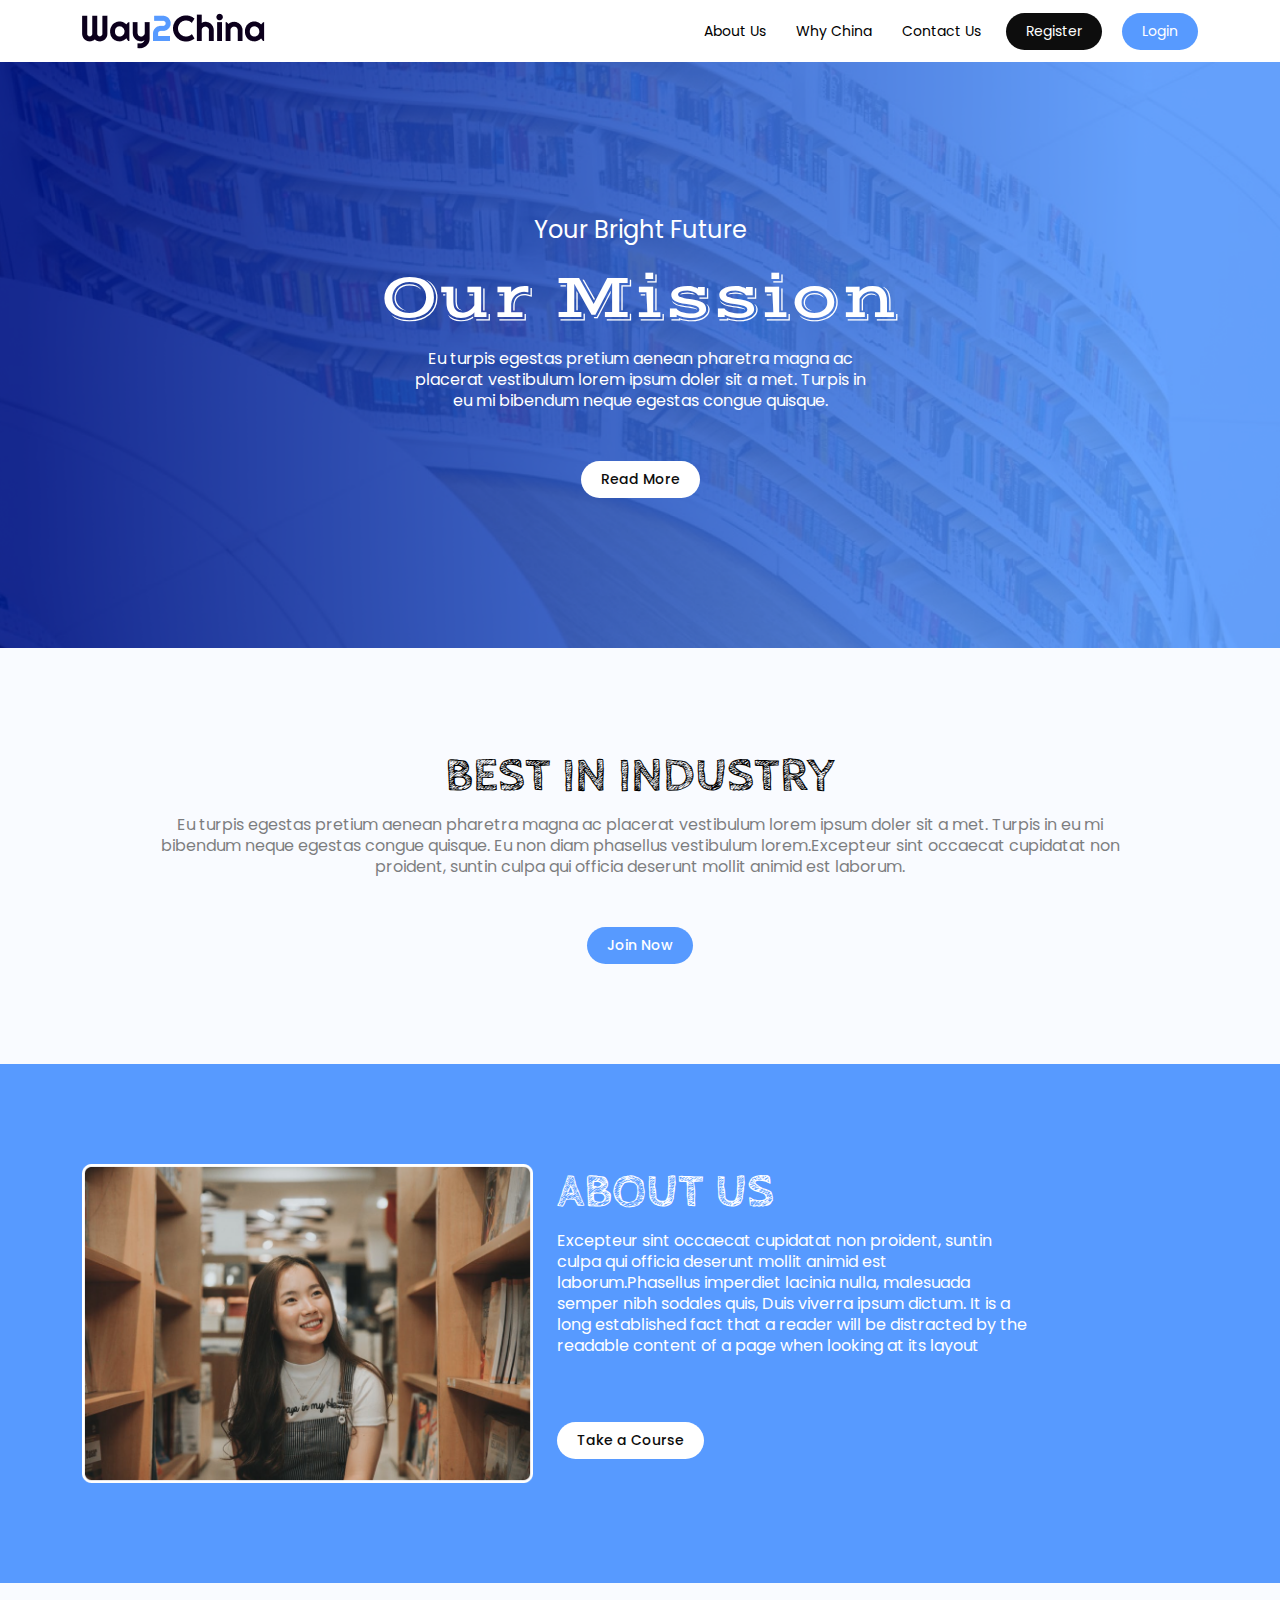
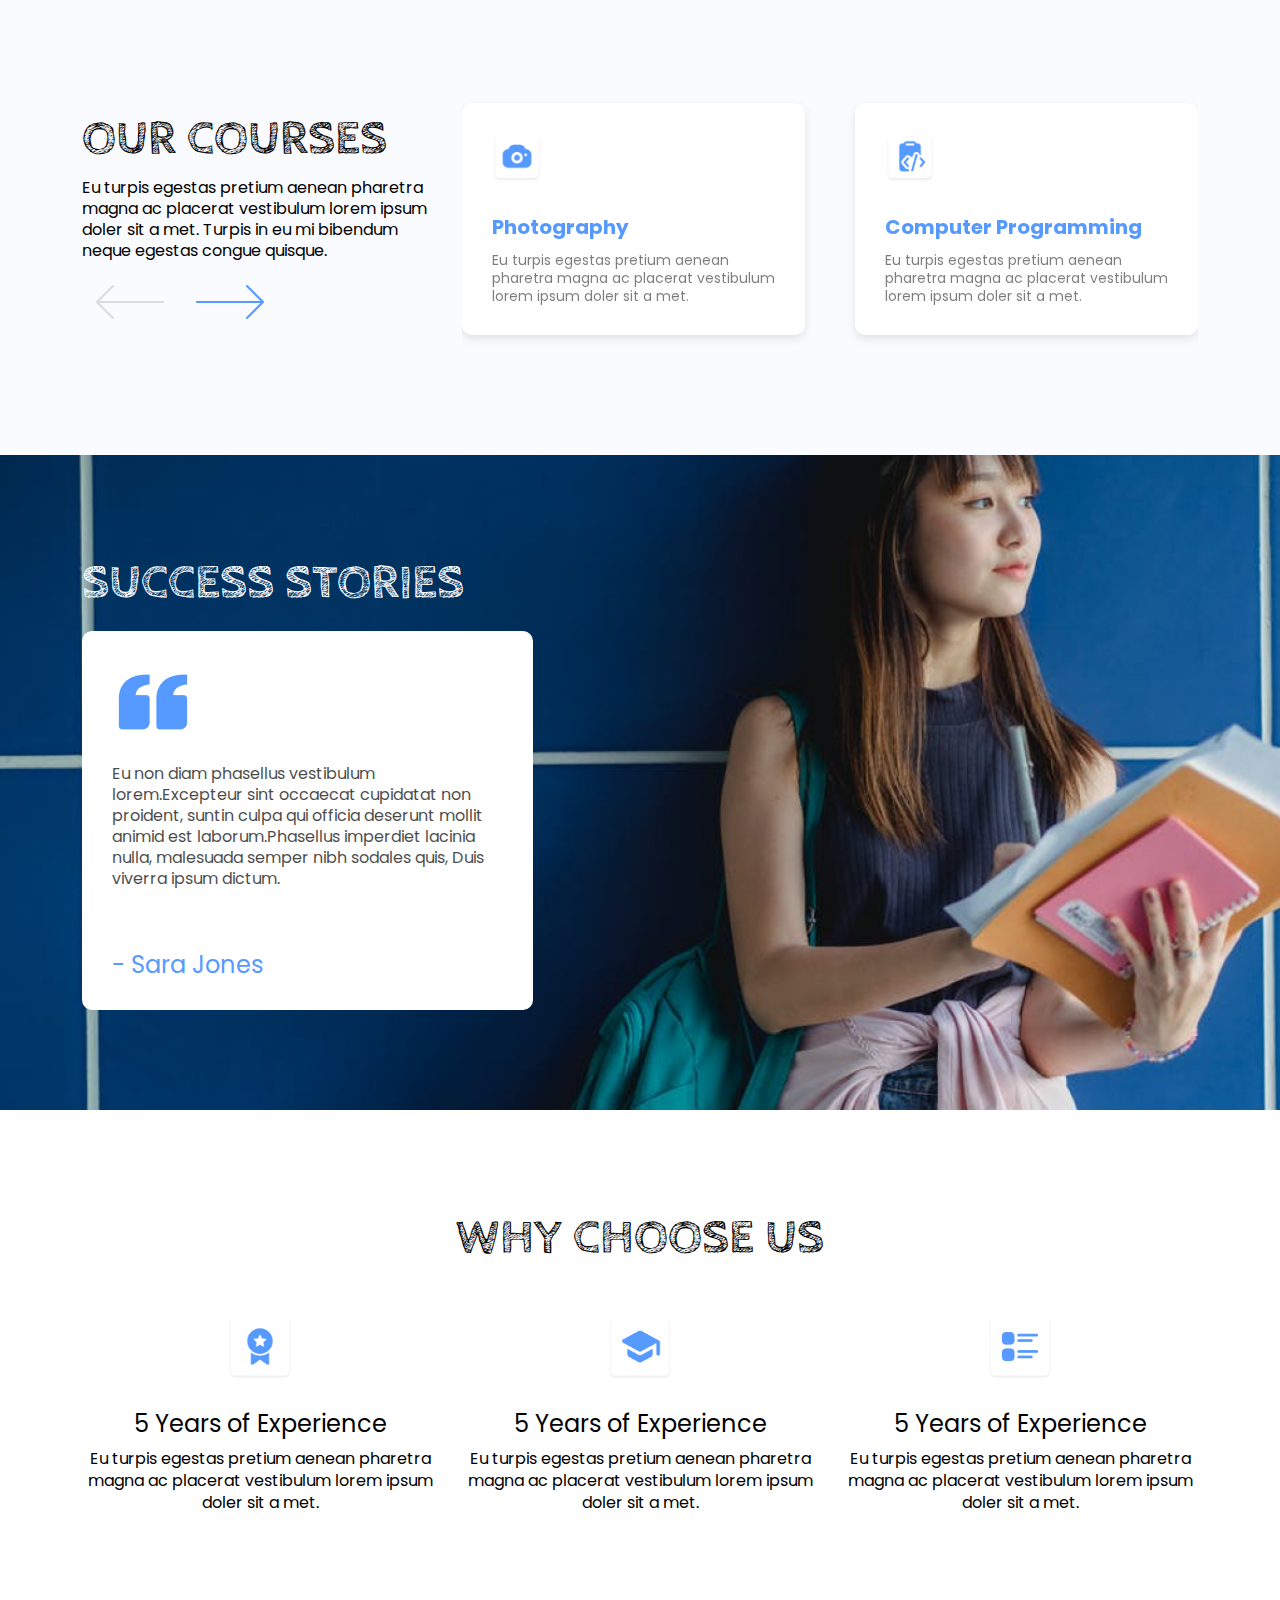
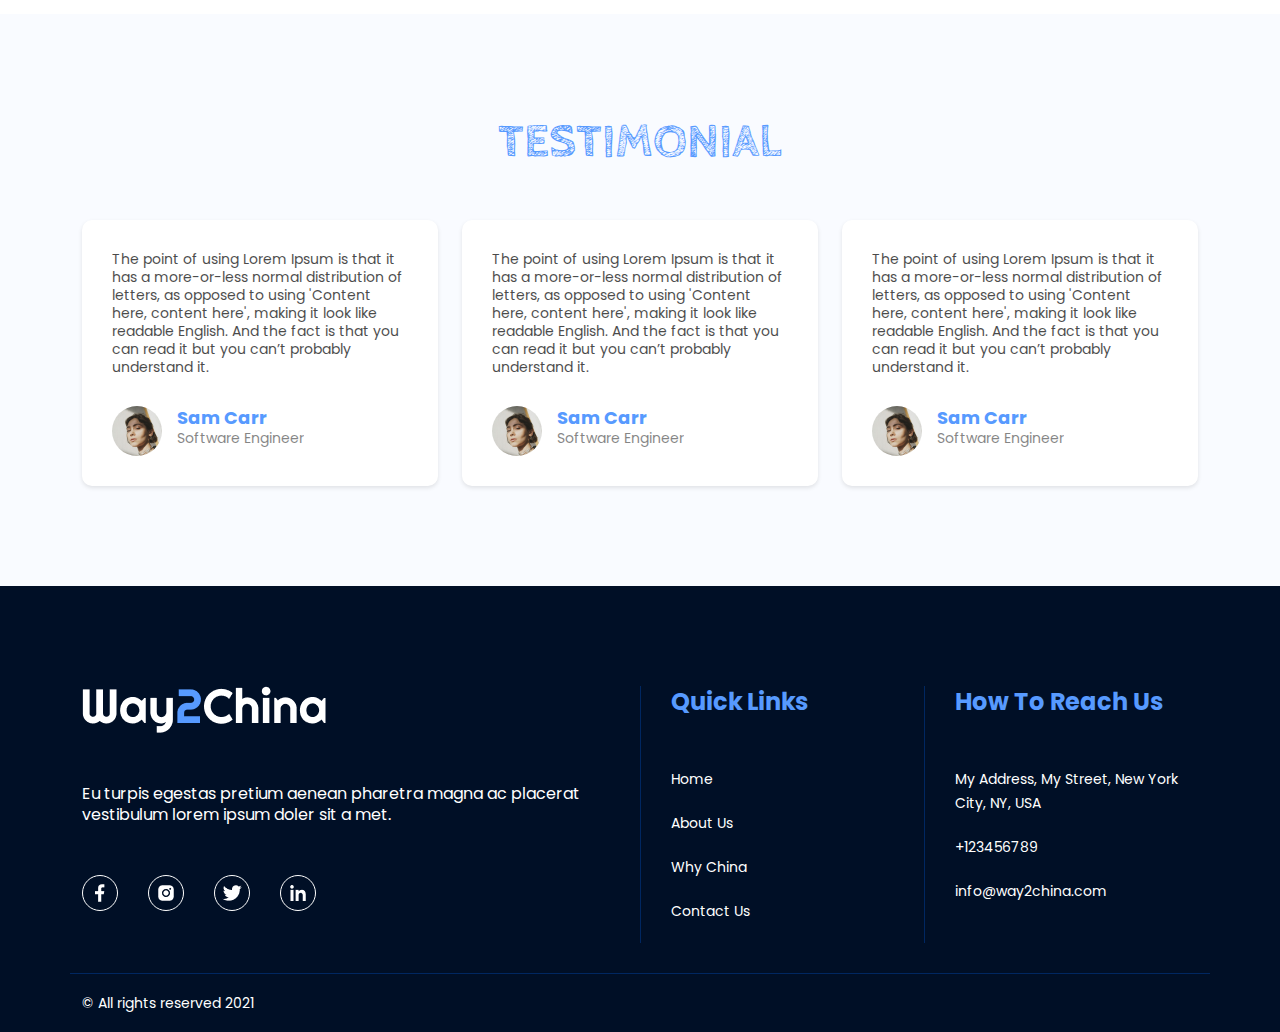
<file: index.html>
<!doctype html>
<html lang="en">

<head>
    <!-- Required meta tags -->
    <meta charset="utf-8">
    <meta name="viewport" content="width=device-width, initial-scale=1">

    <!-- Bootstrap CSS -->
    <link rel="stylesheet" href="/assets/bootstrap-5.3.0/css/bootstrap.min.css">

    <!-- Custom CSS -->
    <link rel="stylesheet" href="style.css">

    <!-- OWL CAROUSEL -->
    <link rel="stylesheet" href="assets/owlcarousel/owl.carousel.min.css" />
    <link rel="stylesheet" href="assets/owlcarousel/owl.theme.default.min.css" />

    <!-- FONT AWESOME -->
    <link rel="stylesheet" href="https://cdnjs.cloudflare.com/ajax/libs/font-awesome/4.7.0/css/font-awesome.min.css">
    <title>Way 2 China</title>
</head>

<body>
    <header class="way2china-header">
        <div class="container">
            <div class="row">
                <div class="col-12">
                    <nav class="navbar navbar-expand-lg navbar-light bg-transparent">
                        <div class="container-fluid p-0">
                          <a class="navbar-brand" href="/">
                            <img src="assets/images/Way2China-Logo.png" alt="Site Logo" class="img-fluid">
                          </a>
                          <button class="navbar-toggler" type="button" data-bs-toggle="collapse" data-bs-target="#way2china-header" aria-controls="way2china-header" aria-expanded="false" aria-label="Toggle navigation">
                            <span class="navbar-toggler-icon"></span>
                          </button>
                          <div class="collapse navbar-collapse" id="way2china-header">
                            <ul class="navbar-nav ms-auto mb-2 mb-lg-0">
                              <li class="nav-item">
                                <a class="nav-link" href="about.html">about us</a>
                              </li>
                              <li class="nav-item">
                                <a class="nav-link" href="why-china.html">why china</a>
                              </li>
                              <li class="nav-item">
                                <a class="nav-link" href="contact-us.html">contact us</a>
                              </li>
                              <li class="nav-item">
                                <a class="nav-link menu-btn register" href="registration.html">register</a>
                              </li>
                              <li class="nav-item">
                                <a class="nav-link menu-btn login" href="login.html">login</a>
                              </li>
                            </ul>
                          </div>
                        </div>
                      </nav>
                </div>
            </div>
        </div>
    </header>

    <main>
        <section class="way2china-hero-banner">
            <div class="container">
                <div class="row align-items-center">
                    <div class="col-12 text-center">
                        <div class="small">your bright future</div>
                        <h1>Our Mission</h1>
                        <p>
                            Eu turpis egestas pretium aenean pharetra magna ac placerat vestibulum lorem ipsum doler sit a met. Turpis in eu mi bibendum neque egestas congue quisque.
                        </p>
                        <a href="javascript:" class="hero-cta">read more</a>
                    </div>
                </div>
            </div>
        </section>

        <section class="way2china-best-in-industry">
            <div class="container">
                <div class="row">
                    <div class="col-12 text-center">
                        <h2>best in industry</h2>
                        <p>
                            Eu turpis egestas pretium aenean pharetra magna ac placerat vestibulum lorem ipsum doler sit a met. Turpis in eu mi bibendum neque egestas congue quisque. Eu non diam phasellus vestibulum lorem.Excepteur sint occaecat cupidatat non proident, suntin culpa qui officia deserunt mollit animid est laborum.
                        </p>
                        <a href="javascript:" class="cta">join now</a>
                    </div>
                </div>
            </div>
        </section>

        <section class="way2china-about-us">
            <div class="container">
                <div class="row">
                    <div class="col-12 col-md-5 text-center">
                        <img src="assets/images/about-us-image.png" alt="..." class="img-fluid">
                    </div>
                    <div class="col-12 col-md-7">
                        <h2>about us</h2>
                        <p>
                            Excepteur sint occaecat cupidatat non proident, suntin culpa qui officia deserunt mollit animid est laborum.Phasellus imperdiet lacinia nulla, malesuada semper nibh sodales quis, Duis viverra ipsum dictum. It is a long established fact that a reader will be distracted by the readable content of a page when looking at its layout
                        </p>
                        <a href="javascript:" class="cta-about">Take a Course</a>
                    </div>
                </div>
            </div>
        </section>

        <section class="way2china-our-courses">
            <div class="container">
                <div class="row align-items-center">
                    <div class="col-lg-4 col-md-6 col-12">
                        <h2>our courses</h2>
                        <p>
                            Eu turpis egestas pretium aenean pharetra magna ac placerat vestibulum lorem ipsum doler sit a met. Turpis in eu mi bibendum neque egestas congue quisque. 
                        </p>
                        <button class="btn" id="carouse-prev-button">
                            <img src="assets/images/prev-btn.png" alt="" class="img-fluid">
                        </button>
                        <button class="btn" id="carouse-next-button">
                            <img src="assets/images/next-btn.png" alt="" class="img-fluid">
                        </button>
                    </div>
                    <div class="col-lg-8 col-md-6 col-12">
                        <div class="owl-carousel course-slider owl-theme">
                            <div class="item">
                                <div class="course">
                                    <div class="icon">
                                        <img src="assets/images/course-icon-1.png" alt="..." class="img-fluid">
                                    </div>
                                    <div class="title">
                                        photography
                                    </div>
                                    <div class="description">
                                        Eu turpis egestas pretium aenean pharetra magna ac placerat vestibulum lorem ipsum doler sit a met.
                                    </div>
                                </div>
                            </div>
                            <div class="item">
                                <div class="course">
                                    <div class="icon">
                                        <img src="assets/images/course-icon-2.png" alt="..." class="img-fluid">
                                    </div>
                                    <div class="title">
                                        Computer Programming
                                    </div>
                                    <div class="description">
                                        Eu turpis egestas pretium aenean pharetra magna ac placerat vestibulum lorem ipsum doler sit a met.
                                    </div>
                                </div>
                            </div>
                            <div class="item">
                                <div class="course">
                                    <div class="icon">
                                        <img src="assets/images/course-icon-3.png" alt="..." class="img-fluid">
                                    </div>
                                    <div class="title">
                                        Graphic Designing
                                    </div>
                                    <div class="description">
                                        Eu turpis egestas pretium aenean pharetra magna ac placerat vestibulum lorem ipsum doler sit a met.
                                    </div>
                                </div>
                            </div>
                            <div class="item">
                                <div class="course">
                                    <div class="icon">
                                        <img src="assets/images/course-icon-4.png" alt="..." class="img-fluid">
                                    </div>
                                    <div class="title">
                                        Cooking
                                    </div>
                                    <div class="description">
                                        Eu turpis egestas pretium aenean pharetra magna ac placerat vestibulum lorem ipsum doler sit a met.
                                    </div>
                                </div>
                            </div>
                            <div class="item">
                                <div class="course">
                                    <div class="icon">
                                        <img src="assets/images/course-icon-5.png" alt="..." class="img-fluid">
                                    </div>
                                    <div class="title">
                                        Hotel Management
                                    </div>
                                    <div class="description">
                                        Eu turpis egestas pretium aenean pharetra magna ac placerat vestibulum lorem ipsum doler sit a met.
                                    </div>
                                </div>
                            </div>
                            <div class="item">
                                <div class="course">
                                    <div class="icon">
                                        <img src="assets/images/course-icon-6.png" alt="..." class="img-fluid">
                                    </div>
                                    <div class="title">
                                        Art Design
                                    </div>
                                    <div class="description">
                                        Eu turpis egestas pretium aenean pharetra magna ac placerat vestibulum lorem ipsum doler sit a met.
                                    </div>
                                </div>
                            </div>
                        </div>
                    </div>
                </div>
            </div>
        </section>

        <section class="way2china-success-stories">
            <div class="container">
                <div class="row">
                    <div class="col-lg-5 col-md-7 col-12">
                        <h2>success stories</h2>
                        <div class="story-box">
                            <div class="icon">
                                <img src="assets/images/quote-icon.png" alt="..." class="img-fluid">
                            </div>
                            <div class="description">
                                Eu non diam phasellus vestibulum lorem.Excepteur sint occaecat cupidatat non proident, suntin culpa qui officia deserunt mollit animid est laborum.Phasellus imperdiet lacinia nulla, malesuada semper nibh sodales quis, Duis viverra ipsum dictum.
                            </div>
                            <div class="author">- Sara Jones</div>
                        </div>
                    </div>
                </div>
            </div>
        </section>

        <section class="way2china-why-choose-us">
            <div class="container">
                <div class="row">
                    <div class="col-12 text-center">
                        <h2>why choose us</h2>
                    </div>
                    <div class="col-lg-4 col-md-6 col-12 mb-lg-0 mb-4">
                        <div class="choose-card">
                            <div class="icon">
                                <img src="assets/images/choose-icon-1.png" alt="Icon">
                            </div>
                            <div class="title">5 Years of Experience</div>
                            <div class="desp">
                                Eu turpis egestas pretium aenean pharetra magna ac placerat vestibulum lorem ipsum doler sit a met. 
                            </div>
                        </div>
                    </div>
                    <div class="col-lg-4 col-md-6 col-12 mb-lg-0 mb-4">
                        <div class="choose-card">
                            <div class="icon"><img src="assets/images/choose-icon-2.png" alt="Icon"></div>
                            <div class="title">5 Years of Experience</div>
                            <div class="desp">
                                Eu turpis egestas pretium aenean pharetra magna ac placerat vestibulum lorem ipsum doler sit a met. 
                            </div>
                        </div>
                    </div>
                    <div class="col-lg-4 col-12">
                        <div class="choose-card">
                            <div class="icon"><img src="assets/images/choose-icon-3.png" alt="Icon"></div>
                            <div class="title">5 Years of Experience</div>
                            <div class="desp">
                                Eu turpis egestas pretium aenean pharetra magna ac placerat vestibulum lorem ipsum doler sit a met. 
                            </div>
                        </div>
                    </div>
                </div>
            </div>
        </section>

        <section class="way2china-testimonial">
            <div class="container">
                <div class="row">
                    <div class="col-12 text-center">
                        <h2>testimonial</h2>
                    </div>
                    <div class="col-12 col-lg-4 col-md-6 mb-lg-0 mb-4">
                        <div class="testimonial-card">
                            <div class="comment">
                                The point of using Lorem Ipsum is that it has a more-or-less normal distribution of letters, as opposed to using 'Content here, content here', making it look like readable English. And the fact is that you can read it but you can’t probably understand it.
                            </div>
                            <div class="reviewer">
                                <div class="image">
                                    <img src="assets/images/bibi.jpg" alt="..." class="img-fluid">
                                </div>
                                <div class="detail">
                                    <div class="name">sam carr</div>
                                    <div class="tagline">software engineer</div>
                                </div>
                            </div>
                        </div>
                    </div>
                    <div class="col-12 col-lg-4 col-md-6 mb-lg-0 mb-4">
                        <div class="testimonial-card">
                            <div class="comment">
                                The point of using Lorem Ipsum is that it has a more-or-less normal distribution of letters, as opposed to using 'Content here, content here', making it look like readable English. And the fact is that you can read it but you can’t probably understand it.
                            </div>
                            <div class="reviewer">
                                <div class="image">
                                    <img src="assets/images/bibi.jpg" alt="..." class="img-fluid">
                                </div>
                                <div class="detail">
                                    <div class="name">sam carr</div>
                                    <div class="tagline">software engineer</div>
                                </div>
                            </div>
                        </div>
                    </div>
                    <div class="col-12 col-lg-4 col-md-6 mb-0">
                        <div class="testimonial-card">
                            <div class="comment">
                                The point of using Lorem Ipsum is that it has a more-or-less normal distribution of letters, as opposed to using 'Content here, content here', making it look like readable English. And the fact is that you can read it but you can’t probably understand it.
                            </div>
                            <div class="reviewer">
                                <div class="image">
                                    <img src="assets/images/bibi.jpg" alt="..." class="img-fluid">
                                </div>
                                <div class="detail">
                                    <div class="name">sam carr</div>
                                    <div class="tagline">software engineer</div>
                                </div>
                            </div>
                        </div>
                    </div>
                </div>
            </div>
        </section>

    </main>

    <footer class="way2china-footer">
        <div class="container">
            <div class="row">
                <div class="col-12 col-lg-6 mb-lg-0 mb-4">
                    <img src="assets/images/footer-logo.png" alt="Footer Logo">
                    <div class="slogan">
                        Eu turpis egestas pretium aenean pharetra magna ac placerat vestibulum lorem ipsum doler sit a met.
                    </div>
                    <ul class="footer-socials">
                        <li>
                            <a href="#"><img src="assets/images/la_facebook-f.png" alt=""></a>
                        </li>
                        <li>
                            <a href="#"><img src="assets/images/ant-design_instagram-filled.png" alt=""></a>
                        </li>
                        <li>
                            <a href="#"><img src="assets/images/Group.png" alt=""></a>
                        </li>
                        <li>
                            <a href="#"><img src="assets/images/dashicons_linkedin.png" alt=""></a>
                        </li>
                    </ul>
                </div>
                <div class="col-lg-3 col-md-6 col-12 mb-lg-0 mb-4 border-left-right p-30">
                    <div class="footer-heading">quick links</div>
                    <ul class="footer-menu">
                        <li>
                            <a href="/">home</a>
                        </li>
                        <li>
                            <a href="about.html">about us</a>
                        </li>
                        <li>
                            <a href="why-china.html">why china</a>
                        </li>
                        <li>
                            <a href="contact-us.html">contact us</a>
                        </li>
                    </ul>
                </div>
                <div class="col-lg-3 col-md-6 col-12 p-30">
                    <div class="footer-heading">How to reach us</div>
                    <ul class="footer-menu">
                        <li><span>My Address, My Street, New York City, NY, USA</span></li>
                        <li>
                            <a href="tel:+123 456 789"><span>+123456789</span></a>
                        </li>
                        <li>
                            <a href="mailto:info@way2china.com"><span style="text-transform: lowercase;">info@way2china.com</span></a>
                        </li>
                    </ul>
                </div>
            </div>
            <div class="row">
                <div class="col-12">
                    <div class="copy">
                        © All rights reserved 2021
                    </div>
                </div>
            </div>
        </div>
    </footer>
    
    <script src="/assets/bootstrap-5.3.0/js/bootstrap.bundle.min.js"></script>

    <!-- OWL CAROUSEL SCRIPTS -->
    <script src="https://ajax.googleapis.com/ajax/libs/jquery/3.2.1/jquery.min.js"></script>
    <script src="assets/owlcarousel/owl.carousel.min.js"></script>
    <script src="assets/js/owl.js"></script>

</body>

</html>
</file>
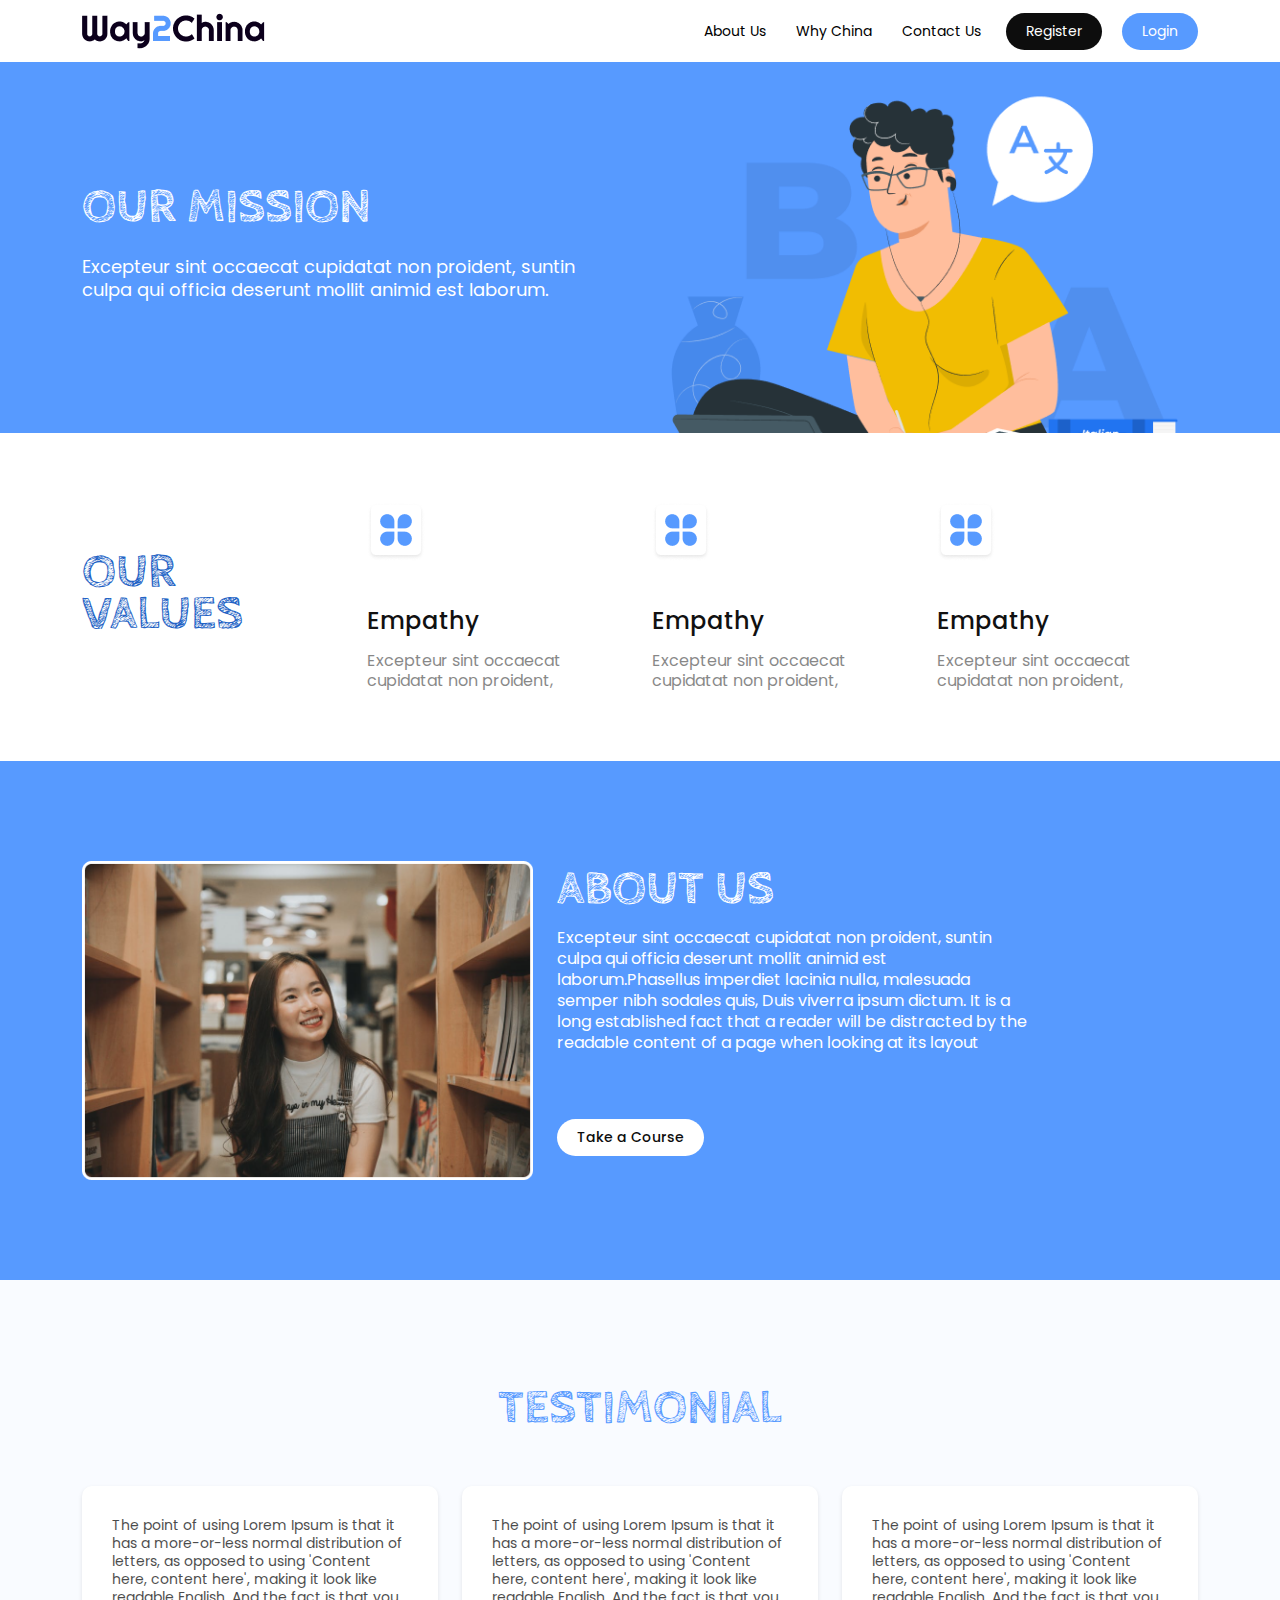
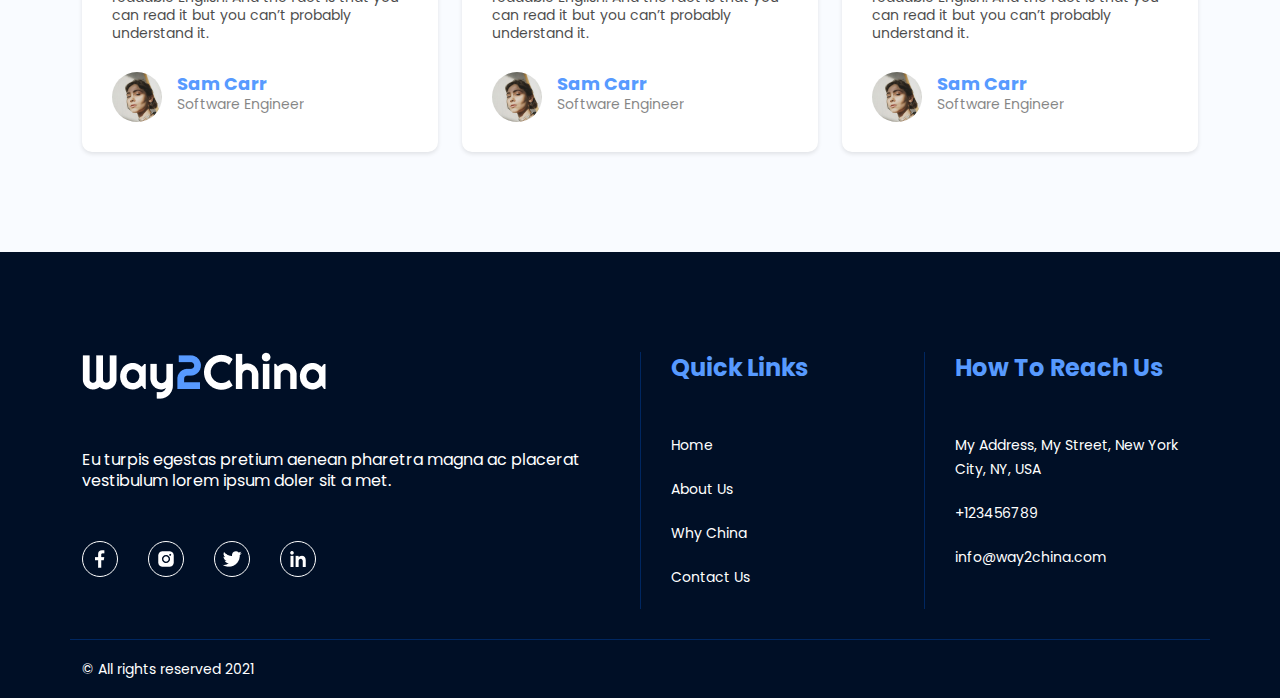
<file: about.html>
<!doctype html>
<html lang="en">

<head>
    <!-- Required meta tags -->
    <meta charset="utf-8">
    <meta name="viewport" content="width=device-width, initial-scale=1">

    <!-- Bootstrap CSS -->
    <link rel="stylesheet" href="/assets/bootstrap-5.3.0/css/bootstrap.min.css">

    <!-- Custom CSS -->
    <link rel="stylesheet" href="style.css">

    <title>Way 2 China - About Us</title>
</head>

<body>
    <header class="way2china-header">
        <div class="container">
            <div class="row">
                <div class="col-12">
                    <nav class="navbar navbar-expand-lg navbar-light bg-transparent">
                        <div class="container-fluid p-0">
                          <a class="navbar-brand" href="/">
                            <img src="assets/images/Way2China-Logo.png" alt="Site Logo" class="img-fluid">
                          </a>
                          <button class="navbar-toggler" type="button" data-bs-toggle="collapse" data-bs-target="#way2china-header" aria-controls="way2china-header" aria-expanded="false" aria-label="Toggle navigation">
                            <span class="navbar-toggler-icon"></span>
                          </button>
                          <div class="collapse navbar-collapse" id="way2china-header">
                            <ul class="navbar-nav ms-auto mb-2 mb-lg-0">
                              <li class="nav-item">
                                <a class="nav-link" href="about.html">about us</a>
                              </li>
                              <li class="nav-item">
                                <a class="nav-link" href="why-china.html">why china</a>
                              </li>
                              <li class="nav-item">
                                <a class="nav-link" href="contact-us.html">contact us</a>
                              </li>
                              <li class="nav-item">
                                <a class="nav-link menu-btn register" href="registration.html">register</a>
                              </li>
                              <li class="nav-item">
                                <a class="nav-link menu-btn login" href="login.html">login</a>
                              </li>
                            </ul>
                          </div>
                        </div>
                      </nav>
                </div>
            </div>
        </div>
    </header>

    <main>

        <section class="hero-banner-section">
            <div class="container">
                <div class="row align-items-center">
                    <div class="col-md-6 col-12">
                        <h1>our mission</h1>
                        <p>
                            Excepteur sint occaecat cupidatat non proident, suntin culpa qui officia deserunt mollit animid est laborum.
                        </p>
                    </div>
                    <div class="col-md-6 col-12">
                        <img src="assets/images/about-banner-illustration.png" alt="..." class="img-fluid">
                    </div>
                </div>
            </div>
        </section>

        <section class="way2china-values">
            <div class="container">
                <div class="row align-items-center">
                    <div class="col-12 col-lg-3 mb-lg-0 mb-4">
                        <h2>our values</h2>
                    </div>
                    <div class="col-12 col-lg-3 col-md-4">
                       <div class="value-card">
                        <div class="icon">
                            <img src="assets/images/total-applications.png" alt="..." class="img-fluid">
                        </div>
                        <div class="title">empathy</div>
                        <div class="desp">
                            Excepteur sint occaecat cupidatat non proident, 
                        </div>
                       </div>
                    </div>
                    <div class="col-12 col-lg-3 col-md-4">
                       <div class="value-card">
                        <div class="icon">
                            <img src="assets/images/total-applications.png" alt="..." class="img-fluid">
                        </div>
                        <div class="title">empathy</div>
                        <div class="desp">
                            Excepteur sint occaecat cupidatat non proident, 
                        </div>
                       </div>
                    </div>
                    <div class="col-12 col-lg-3 col-md-4">
                       <div class="value-card">
                        <div class="icon">
                            <img src="assets/images/total-applications.png" alt="..." class="img-fluid">
                        </div>
                        <div class="title">empathy</div>
                        <div class="desp">
                            Excepteur sint occaecat cupidatat non proident, 
                        </div>
                       </div>
                    </div>
                </div>
            </div>
        </section>

        <section class="way2china-about-us">
            <div class="container">
                <div class="row">
                    <div class="col-12 col-md-5 text-center">
                        <img src="assets/images/about-us-image.png" alt="..." class="img-fluid">
                    </div>
                    <div class="col-12 col-md-7">
                        <h2>about us</h2>
                        <p>
                            Excepteur sint occaecat cupidatat non proident, suntin culpa qui officia deserunt mollit animid est laborum.Phasellus imperdiet lacinia nulla, malesuada semper nibh sodales quis, Duis viverra ipsum dictum. It is a long established fact that a reader will be distracted by the readable content of a page when looking at its layout
                        </p>
                        <a href="javascript:" class="cta-about">Take a Course</a>
                    </div>
                </div>
            </div>
        </section>

        <section class="way2china-testimonial">
            <div class="container">
                <div class="row">
                    <div class="col-12 text-center">
                        <h2>testimonial</h2>
                    </div>
                    <div class="col-12 col-lg-4 col-md-6 mb-lg-0 mb-4">
                        <div class="testimonial-card">
                            <div class="comment">
                                The point of using Lorem Ipsum is that it has a more-or-less normal distribution of letters, as opposed to using 'Content here, content here', making it look like readable English. And the fact is that you can read it but you can’t probably understand it.
                            </div>
                            <div class="reviewer">
                                <div class="image">
                                    <img src="assets/images/bibi.jpg" alt="..." class="img-fluid">
                                </div>
                                <div class="detail">
                                    <div class="name">sam carr</div>
                                    <div class="tagline">software engineer</div>
                                </div>
                            </div>
                        </div>
                    </div>
                    <div class="col-12 col-lg-4 col-md-6 mb-lg-0 mb-4">
                        <div class="testimonial-card">
                            <div class="comment">
                                The point of using Lorem Ipsum is that it has a more-or-less normal distribution of letters, as opposed to using 'Content here, content here', making it look like readable English. And the fact is that you can read it but you can’t probably understand it.
                            </div>
                            <div class="reviewer">
                                <div class="image">
                                    <img src="assets/images/bibi.jpg" alt="..." class="img-fluid">
                                </div>
                                <div class="detail">
                                    <div class="name">sam carr</div>
                                    <div class="tagline">software engineer</div>
                                </div>
                            </div>
                        </div>
                    </div>
                    <div class="col-12 col-lg-4 col-md-6 mb-0">
                        <div class="testimonial-card">
                            <div class="comment">
                                The point of using Lorem Ipsum is that it has a more-or-less normal distribution of letters, as opposed to using 'Content here, content here', making it look like readable English. And the fact is that you can read it but you can’t probably understand it.
                            </div>
                            <div class="reviewer">
                                <div class="image">
                                    <img src="assets/images/bibi.jpg" alt="..." class="img-fluid">
                                </div>
                                <div class="detail">
                                    <div class="name">sam carr</div>
                                    <div class="tagline">software engineer</div>
                                </div>
                            </div>
                        </div>
                    </div>
                </div>
            </div>
        </section>

    </main>

    <footer class="way2china-footer">
        <div class="container">
            <div class="row">
                <div class="col-12 col-lg-6 mb-lg-0 mb-4">
                    <img src="assets/images/footer-logo.png" alt="Footer Logo">
                    <div class="slogan">
                        Eu turpis egestas pretium aenean pharetra magna ac placerat vestibulum lorem ipsum doler sit a met.
                    </div>
                    <ul class="footer-socials">
                        <li>
                            <a href="#"><img src="assets/images/la_facebook-f.png" alt=""></a>
                        </li>
                        <li>
                            <a href="#"><img src="assets/images/ant-design_instagram-filled.png" alt=""></a>
                        </li>
                        <li>
                            <a href="#"><img src="assets/images/Group.png" alt=""></a>
                        </li>
                        <li>
                            <a href="#"><img src="assets/images/dashicons_linkedin.png" alt=""></a>
                        </li>
                    </ul>
                </div>
                <div class="col-lg-3 col-md-6 col-12 mb-lg-0 mb-4 border-left-right p-30">
                    <div class="footer-heading">quick links</div>
                    <ul class="footer-menu">
                        <li>
                            <a href="/">home</a>
                        </li>
                        <li>
                            <a href="about.html">about us</a>
                        </li>
                        <li>
                            <a href="why-china.html">why china</a>
                        </li>
                        <li>
                            <a href="contact-us.html">contact us</a>
                        </li>
                    </ul>
                </div>
                <div class="col-lg-3 col-md-6 col-12 p-30">
                    <div class="footer-heading">How to reach us</div>
                    <ul class="footer-menu">
                        <li><span>My Address, My Street, New York City, NY, USA</span></li>
                        <li>
                            <a href="tel:+123 456 789"><span>+123456789</span></a>
                        </li>
                        <li>
                            <a href="mailto:info@way2china.com"><span style="text-transform: lowercase;">info@way2china.com</span></a>
                        </li>
                    </ul>
                </div>
            </div>
            <div class="row">
                <div class="col-12">
                    <div class="copy">
                        © All rights reserved 2021
                    </div>
                </div>
            </div>
        </div>
    </footer>
    
    <script src="/assets/bootstrap-5.3.0/js/bootstrap.bundle.min.js"></script>

</body>

</html>
</file>
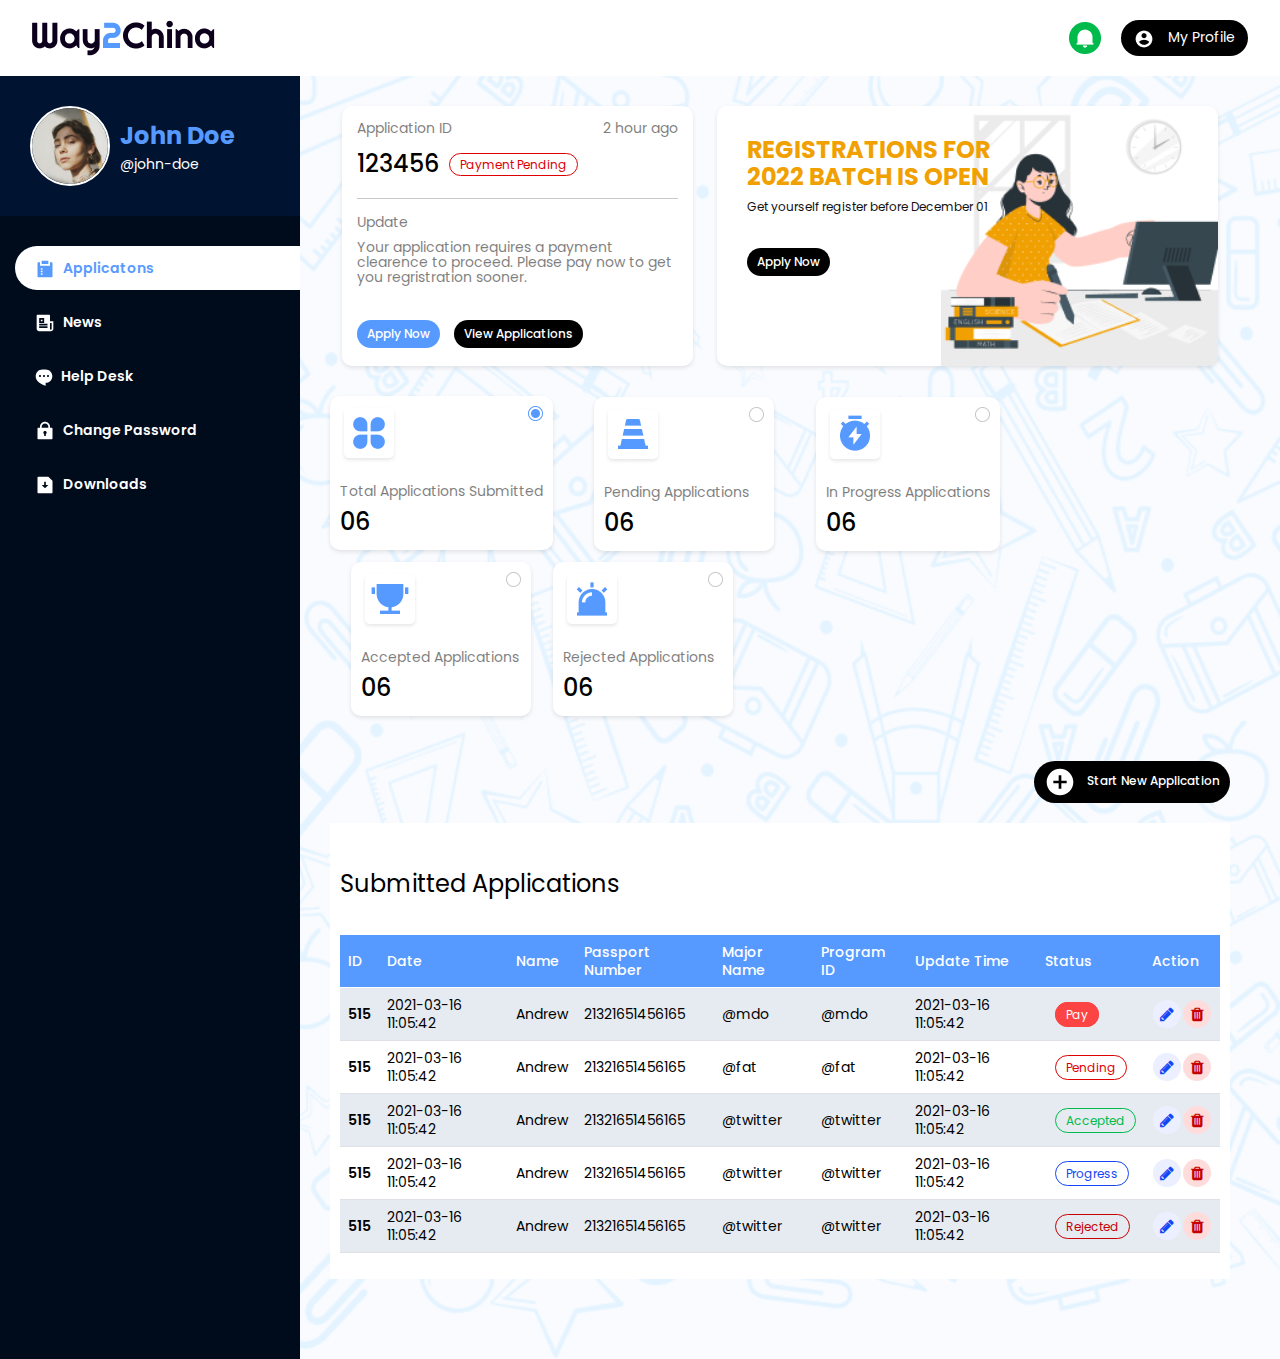
<file: application.html>
<!doctype html>
<html lang="en">

<head>
    <!-- Required meta tags -->
    <meta charset="utf-8">
    <meta name="viewport" content="width=device-width, initial-scale=1">

    <!-- Bootstrap CSS -->
    <link rel="stylesheet" href="/assets/bootstrap-5.3.0/css/bootstrap.min.css">

    <!-- Custom CSS -->
    <link rel="stylesheet" href="style.css">

    <!-- FONT AWESOME -->
    <link rel="stylesheet" href="https://cdnjs.cloudflare.com/ajax/libs/font-awesome/4.7.0/css/font-awesome.min.css">

    <title>Dashboard</title>
</head>

<body class="dashboard-wrapper">
    <header class="way2china-dashboard-header">
        <div class="container-fluid">
            <div class="row">
                <div class="col-6 d-flex align-items-center">
                    <a href="/">
                        <img src="assets/images/Way2China-Logo.png" alt="Site Logo" class="img-fluid">
                    </a>
                </div>
                <div class="col-6 d-flex align-items-center justify-content-end text-end">
                    <a href="#" class="notification-icon">
                        <img src="assets/images/notification-icon.png" alt="Bell" class="img-fluid">
                    </a>
                    <div class="dropdown my-profile-dropdown">
                        <button class="btn dropdown-toggle" type="button" id="dropdownMenuMyProfile"
                            data-bs-toggle="dropdown" aria-expanded="false">
                            <img src="assets/images/view-profile-icon-whie.png" alt="Profile Icon">
                            <span class="dropdown-title">My Profile</span>
                        </button>
                        <ul class="dropdown-menu dropdown-menu-end" aria-labelledby="dropdownMenuMyProfile">
                            <div class="user-profile-detail">
                                <div class="user-image">
                                    <img src="assets/images/bibi.jpg" alt="Image" class="img-fluid">
                                </div>
                                <div class="user-detail">
                                    <div class="fullname">john doe</div>
                                    <div class="username">@john-doe</div>
                                </div>
                            </div>
                            <li>
                                <a class="dropdown-item" href="my-profile.html">
                                    <img src="assets/images/view-profile-icon.png" alt="Profile Icon">
                                    view profile
                                </a>
                            </li>
                            <li>
                                <a class="dropdown-item" href="change-password.html">
                                    <img src="assets/images/change-password-icon.png" alt="Lock Icon">
                                    change password
                                </a>
                            </li>
                            <li>
                                <a class="dropdown-item logout" href="#">
                                    <img src="assets/images/logout-icon.png" alt="Logout Icon">
                                    logout
                                </a>
                            </li>
                        </ul>
                    </div>
                </div>
            </div>
        </div>
    </header>
    <main>
        <section>
            <div class="container-fluid">
                <div class="row">
                    <label for="sidebar-hide-show" class="text-end pe-5 mt-3 d-lg-none d-block">
                        Menu
                        <svg xmlns="http://www.w3.org/2000/svg" width="18" height="18" fill="currentColor"
                            class="bi bi-list" viewBox="0 0 16 16">
                            <path fill-rule="evenodd"
                                d="M2.5 12a.5.5 0 0 1 .5-.5h10a.5.5 0 0 1 0 1H3a.5.5 0 0 1-.5-.5zm0-4a.5.5 0 0 1 .5-.5h10a.5.5 0 0 1 0 1H3a.5.5 0 0 1-.5-.5zm0-4a.5.5 0 0 1 .5-.5h10a.5.5 0 0 1 0 1H3a.5.5 0 0 1-.5-.5z" />
                        </svg>
                    </label>
                    <input type="checkbox" id="sidebar-hide-show" class="d-none">
                    <div class="col-lg-3 sidebar p-0">
                        <div class="sidebar-user-detail">
                            <div class="image">
                                <img src="assets/images/bibi.jpg" alt="Profile Photo" class="img-fluid">
                            </div>
                            <div class="detail">
                                <div class="name">john doe</div>
                                <div class="username">@john-doe</div>
                            </div>
                        </div>
                        <ul class="sidebar-menu">
                            <li class="active">
                                <a href="application.html" >
                                    <svg width="20" height="20" viewBox="0 0 20 20" fill="none"
                                        xmlns="http://www.w3.org/2000/svg">
                                        <path
                                            d="M5 3.33329V6.66663H15V3.33329H16.6725C17.1292 3.33329 17.5 3.70413 17.5 4.16079V17.5058C17.4998 17.7252 17.4125 17.9355 17.2574 18.0907C17.1022 18.2458 16.8919 18.3331 16.6725 18.3333H3.3275C3.1081 18.3331 2.89775 18.2458 2.74261 18.0907C2.58747 17.9355 2.50022 17.7252 2.5 17.5058V4.16079C2.5 3.70413 2.87083 3.33329 3.3275 3.33329H5ZM7.5 14.1666H5.83333V15.8333H7.5V14.1666ZM7.5 11.6666H5.83333V13.3333H7.5V11.6666ZM7.5 9.16663H5.83333V10.8333H7.5V9.16663ZM13.3333 1.66663V4.99996H6.66667V1.66663H13.3333Z"
                                            fill="white" />
                                    </svg>
                                    applicatons
                                </a>
                            </li>
                            <li>
                                <a href="news.html">
                                    <svg width="20" height="20" viewBox="0 0 20 20" fill="none"
                                        xmlns="http://www.w3.org/2000/svg">
                                        <path
                                            d="M15.8332 18.3333H4.1665C3.50346 18.3333 2.86758 18.0699 2.39874 17.6011C1.9299 17.1323 1.6665 16.4964 1.6665 15.8333V2.50001C1.6665 2.27899 1.7543 2.06703 1.91058 1.91075C2.06686 1.75447 2.27882 1.66667 2.49984 1.66667H14.1665C14.3875 1.66667 14.5995 1.75447 14.7558 1.91075C14.912 2.06703 14.9998 2.27899 14.9998 2.50001V8.33334H18.3332V15.8333C18.3332 16.4964 18.0698 17.1323 17.6009 17.6011C17.1321 18.0699 16.4962 18.3333 15.8332 18.3333ZM14.9998 10V15.8333C14.9998 16.0544 15.0876 16.2663 15.2439 16.4226C15.4002 16.5789 15.6122 16.6667 15.8332 16.6667C16.0542 16.6667 16.2661 16.5789 16.4224 16.4226C16.5787 16.2663 16.6665 16.0544 16.6665 15.8333V10H14.9998ZM4.1665 5.00001V10H9.1665V5.00001H4.1665ZM4.1665 10.8333V12.5H12.4998V10.8333H4.1665ZM4.1665 13.3333V15H12.4998V13.3333H4.1665ZM5.83317 6.66667H7.49984V8.33334H5.83317V6.66667Z"
                                            fill="white" />
                                    </svg>
                                    news
                                </a>
                            </li>
                            <li>
                                <a href="help-desk.html">
                                    <svg width="18" height="17" viewBox="0 0 18 17" fill="none"
                                        xmlns="http://www.w3.org/2000/svg">
                                        <path fill-rule="evenodd" clip-rule="evenodd"
                                            d="M10.6665 0.5H7.33317C5.56506 0.5 3.86937 1.20238 2.61913 2.45262C1.36888 3.70286 0.666504 5.39856 0.666504 7.16667C0.666504 12.5833 6.49984 15.0833 10.6665 16.75V13.8333C12.4346 13.8333 14.1303 13.131 15.3805 11.8807C16.6308 10.6305 17.3332 8.93478 17.3332 7.16667C17.3332 5.39856 16.6308 3.70286 15.3805 2.45262C14.1303 1.20238 12.4346 0.5 10.6665 0.5ZM5.99988 7C5.99988 7.55228 5.55216 8 4.99988 8C4.44759 8 3.99988 7.55228 3.99988 7C3.99988 6.44772 4.44759 6 4.99988 6C5.55216 6 5.99988 6.44772 5.99988 7ZM9.99988 7C9.99988 7.55228 9.55216 8 8.99988 8C8.44759 8 7.99988 7.55228 7.99988 7C7.99988 6.44772 8.44759 6 8.99988 6C9.55216 6 9.99988 6.44772 9.99988 7ZM12.9999 8C13.5522 8 13.9999 7.55228 13.9999 7C13.9999 6.44772 13.5522 6 12.9999 6C12.4476 6 11.9999 6.44772 11.9999 7C11.9999 7.55228 12.4476 8 12.9999 8Z"
                                            fill="white" />
                                    </svg>
                                    help desk
                                </a>
                            </li>
                            <li>
                                <a href="change-password.html">
                                    <svg width="20" height="20" viewBox="0 0 20 20" fill="none"
                                        xmlns="http://www.w3.org/2000/svg">
                                        <path
                                            d="M15 6.66671H16.6667C16.8877 6.66671 17.0996 6.7545 17.2559 6.91079C17.4122 7.06707 17.5 7.27903 17.5 7.50004V17.5C17.5 17.7211 17.4122 17.933 17.2559 18.0893C17.0996 18.2456 16.8877 18.3334 16.6667 18.3334H3.33333C3.11232 18.3334 2.90036 18.2456 2.74408 18.0893C2.5878 17.933 2.5 17.7211 2.5 17.5V7.50004C2.5 7.27903 2.5878 7.06707 2.74408 6.91079C2.90036 6.7545 3.11232 6.66671 3.33333 6.66671H5V5.83337C5 4.50729 5.52678 3.23552 6.46447 2.29784C7.40215 1.36016 8.67392 0.833374 10 0.833374C11.3261 0.833374 12.5979 1.36016 13.5355 2.29784C14.4732 3.23552 15 4.50729 15 5.83337V6.66671ZM9.16667 13.11V15H10.8333V13.11C11.1511 12.9266 11.3994 12.6434 11.5398 12.3045C11.6802 11.9655 11.7048 11.5897 11.6099 11.2353C11.5149 10.8809 11.3057 10.5678 11.0146 10.3444C10.7235 10.1211 10.3669 10 10 10C9.63311 10 9.27647 10.1211 8.9854 10.3444C8.69432 10.5678 8.48508 10.8809 8.39012 11.2353C8.29517 11.5897 8.3198 11.9655 8.4602 12.3045C8.6006 12.6434 8.84893 12.9266 9.16667 13.11ZM13.3333 6.66671V5.83337C13.3333 4.94932 12.9821 4.10147 12.357 3.47635C11.7319 2.85123 10.8841 2.50004 10 2.50004C9.11594 2.50004 8.2681 2.85123 7.64298 3.47635C7.01786 4.10147 6.66667 4.94932 6.66667 5.83337V6.66671H13.3333Z"
                                            fill="white" />
                                    </svg>
                                    change password
                                </a>
                            </li>
                            <li>
                                <a href="downloads.html">
                                    <svg width="20" height="20" viewBox="0 0 20 20" fill="none"
                                        xmlns="http://www.w3.org/2000/svg">
                                        <path
                                            d="M13.3333 1.66666L17.5 5.83333V17.5067C17.4998 17.726 17.4125 17.9362 17.2573 18.0913C17.1022 18.2463 16.8918 18.3333 16.6725 18.3333H3.3275C3.10865 18.3318 2.89918 18.2442 2.74435 18.0896C2.58951 17.9349 2.50175 17.7255 2.5 17.5067V2.49333C2.5 2.03666 2.87083 1.66666 3.3275 1.66666H13.3333ZM10.8333 10V6.66666H9.16667V10H6.66667L10 13.3333L13.3333 10H10.8333Z"
                                            fill="white" />
                                    </svg>
                                    downloads
                                </a>
                            </li>
                        </ul>
                    </div>
                    <div class="col-lg-9 main-dashboard-section">
                        <div class="row max-width-1024">
                            <div class="col-xl-5 col-md-6 col-12">
                                <div class="basic-card">
                                    <div class="card-label">
                                        <span>Application ID</span>
                                        <span>2 hour ago</span>
                                    </div>
                                    <div class="d-flex align-items-center">
                                        <span class="application-id">
                                            123456
                                        </span>
                                        <span class="payment-status pending-status">
                                            payment pending
                                        </span>
                                    </div>
                                    <hr>
                                    <div class="card-label">
                                        <span>Update</span>
                                    </div>
                                    <div class="card-label">
                                        <p>
                                            Your application requires a payment clearence to proceed. Please pay now to
                                            get you regristration sooner.
                                        </p>
                                    </div>
                                    <span>
                                        <a href="javascript:" class="pay-now-button">apply now</a>
                                    </span>
                                    <span>
                                        <a href="javascript:" class="apply-now-button">view applications</a>
                                    </span>
                                </div>
                            </div>
                            <div class="col-xl-7 col-md-6 col-12">
                                <div class="basic-card promotions">
                                    <div class="row">
                                        <div class="col-xl-7 col-12">
                                            <div class="news-title">
                                                Registrations for 2022 batch is open
                                            </div>
                                            <div class="news-description">
                                                Get yourself register before December 01
                                            </div>
                                            <a href="javascript:" class="apply-now-button">apply now</a>
                                        </div>
                                    </div>
                                </div>
                            </div>
                        </div>
                        <div class="row">
                            <div class="dashboard-applications-tabs">
                                <ul class="nav nav-tabs" id="myTab" role="tablist">
                                    <li class="nav-item" role="presentation">
                                        <button class="nav-link active" id="total-applications-tab" data-bs-toggle="tab"
                                            data-bs-target="#total-applications" type="button" role="tab"
                                            aria-controls="total-applications" aria-selected="true">
                                            <div class="tab-card">
                                                <div class="icon">
                                                    <img src="assets/images/total-applications.png" alt="Icon"
                                                        class="img-fluid">
                                                </div>
                                                <div class="tab-title">total applications submitted</div>
                                                <div class="application-count">06</div>
                                                <div class="radio"></div>
                                            </div>
                                        </button>
                                    </li>
                                    <li class="nav-item" role="presentation">
                                        <button class="nav-link" id="pending-applications-tab" data-bs-toggle="tab"
                                            data-bs-target="#pending-applications" type="button" role="tab"
                                            aria-controls="pending-applications" aria-selected="false">
                                            <div class="tab-card">
                                                <div class="icon">
                                                    <img src="assets/images/pending-application.png" alt="Icon"
                                                        class="img-fluid">
                                                </div>
                                                <div class="tab-title">pending applications</div>
                                                <div class="application-count">06</div>
                                                <div class="radio"></div>
                                            </div>
                                        </button>
                                    </li>
                                    <li class="nav-item" role="presentation">
                                        <button class="nav-link" id="in-progess-tab" data-bs-toggle="tab"
                                            data-bs-target="#in-progess" type="button" role="tab"
                                            aria-controls="in-progess" aria-selected="false">
                                            <div class="tab-card">
                                                <div class="icon">
                                                    <img src="assets/images/in-progress-application.png" alt="Icon"
                                                        class="img-fluid">
                                                </div>
                                                <div class="tab-title">in progress applications</div>
                                                <div class="application-count">06</div>
                                                <div class="radio"></div>
                                            </div>
                                        </button>
                                    </li>
                                    <li class="nav-item" role="presentation">
                                        <button class="nav-link" id="accepted-applications-tab" data-bs-toggle="tab"
                                            data-bs-target="#accepted-applications" type="button" role="tab"
                                            aria-controls="accepted-applications" aria-selected="false">
                                            <div class="tab-card">
                                                <div class="icon">
                                                    <img src="assets/images/accepted-application.png" alt="Icon"
                                                        class="img-fluid">
                                                </div>
                                                <div class="tab-title">accepted applications</div>
                                                <div class="application-count">06</div>
                                                <div class="radio"></div>
                                            </div>
                                        </button>
                                    </li>
                                    <li class="nav-item" role="presentation">
                                        <button class="nav-link" id="rejected-applications-tab" data-bs-toggle="tab"
                                            data-bs-target="#rejected-applications" type="button" role="tab"
                                            aria-controls="rejected-applications" aria-selected="false">
                                            <div class="tab-card">
                                                <div class="icon">
                                                    <img src="assets/images/rejected-application.png" alt="Icon"
                                                        class="img-fluid">
                                                </div>
                                                <div class="tab-title">rejected applications</div>
                                                <div class="application-count">06</div>
                                                <div class="radio"></div>
                                            </div>
                                        </button>
                                    </li>
                                </ul>
                                <div class="tab-content" id="myTabContent">
                                    <div class="tab-pane fade show active" id="total-applications" role="tabpanel"
                                        aria-labelledby="total-applications-tab">
                                        <div class="row">
                                            <div class="col-12 text-end">
                                                <a href="start-application.html" class="apply-now-button">
                                                    <svg width="32" height="32" viewBox="0 0 32 32" fill="none"
                                                        xmlns="http://www.w3.org/2000/svg">
                                                        <path
                                                            d="M15.9998 29.3333C8.63584 29.3333 2.6665 23.364 2.6665 16C2.6665 8.636 8.63584 2.66667 15.9998 2.66667C23.3638 2.66667 29.3332 8.636 29.3332 16C29.3332 23.364 23.3638 29.3333 15.9998 29.3333ZM14.6665 14.6667H9.33317V17.3333H14.6665V22.6667H17.3332V17.3333H22.6665V14.6667H17.3332V9.33333H14.6665V14.6667Z"
                                                            fill="white" />
                                                    </svg>
                                                    <span class="ms-2">start new application</span>
                                                </a>
                                            </div>
                                        </div>
                                        <div class="row">
                                            <div class="col-12">
                                                <div class="table-wrapper">
                                                    <div class="table-title">submitted applications</div>
                                                    <table class="table table-striped table-hover">
                                                        <thead>
                                                            <tr>
                                                                <th scope="col">ID</th>
                                                                <th scope="col">Date</th>
                                                                <th scope="col">Name</th>
                                                                <th scope="col">Passport Number</th>
                                                                <th scope="col">Major Name</th>
                                                                <th scope="col">Program ID</th>
                                                                <th scope="col">Update Time</th>
                                                                <th scope="col">Status</th>
                                                                <th scope="col">Action</th>
                                                            </tr>
                                                        </thead>
                                                        <tbody>
                                                            <tr>
                                                                <th scope="row">515</th>
                                                                <td>2021-03-16 11:05:42</td>
                                                                <td>Andrew</td>
                                                                <td>21321651456165</td>
                                                                <td>@mdo</td>
                                                                <td>@mdo</td>
                                                                <td>2021-03-16 11:05:42</td>
                                                                <td>
                                                                    <span class="payment-status pay">
                                                                        pay
                                                                    </span>
                                                                </td>
                                                                <td>
                                                                    <div class="action-buttons">
                                                                        <button class="btn rounded-circle p-0">
                                                                            <i class="fa fa-pencil"></i>
                                                                        </button>
                                                                        <button class="btn rounded-circle p-0">
                                                                            <i class="fa fa-trash"></i>
                                                                        </button>
                                                                    </div>
                                                                </td>
                                                            </tr>
                                                            <tr>
                                                                <th scope="row">515</th>
                                                                <td>2021-03-16 11:05:42</td>
                                                                <td>Andrew</td>
                                                                <td>21321651456165</td>
                                                                <td>@fat</td>
                                                                <td>@fat</td>
                                                                <td>2021-03-16 11:05:42</td>
                                                                <td>
                                                                    <span class="payment-status pending-status">
                                                                        pending
                                                                    </span>
                                                                </td>
                                                                <td>
                                                                    <div class="action-buttons">
                                                                        <button class="btn rounded-circle p-0">
                                                                            <i class="fa fa-pencil"></i>
                                                                        </button>
                                                                        <button class="btn rounded-circle p-0">
                                                                            <i class="fa fa-trash"></i>
                                                                        </button>
                                                                    </div>
                                                                </td>
                                                            </tr>
                                                            <tr>
                                                                <th scope="row">515</th>
                                                                <td>2021-03-16 11:05:42</td>
                                                                <td>Andrew</td>
                                                                <td>21321651456165</td>
                                                                <td>@twitter</td>
                                                                <td>@twitter</td>
                                                                <td>2021-03-16 11:05:42</td>
                                                                <td>
                                                                    <span class="payment-status received">
                                                                        accepted
                                                                    </span>
                                                                </td>
                                                                <td>
                                                                    <div class="action-buttons">
                                                                        <button class="btn rounded-circle p-0">
                                                                            <i class="fa fa-pencil"></i>
                                                                        </button>
                                                                        <button class="btn rounded-circle p-0">
                                                                            <i class="fa fa-trash"></i>
                                                                        </button>
                                                                    </div>
                                                                </td>
                                                            </tr>
                                                            <tr>
                                                                <th scope="row">515</th>
                                                                <td>2021-03-16 11:05:42</td>
                                                                <td>Andrew</td>
                                                                <td>21321651456165</td>
                                                                <td>@twitter</td>
                                                                <td>@twitter</td>
                                                                <td>2021-03-16 11:05:42</td>
                                                                <td>
                                                                    <span class="payment-status in-progress">
                                                                        progress
                                                                    </span>
                                                                </td>
                                                                <td>
                                                                    <div class="action-buttons">
                                                                        <button class="btn rounded-circle p-0">
                                                                            <i class="fa fa-pencil"></i>
                                                                        </button>
                                                                        <button class="btn rounded-circle p-0">
                                                                            <i class="fa fa-trash"></i>
                                                                        </button>
                                                                    </div>
                                                                </td>
                                                            </tr>
                                                            <tr>
                                                                <th scope="row">515</th>
                                                                <td>2021-03-16 11:05:42</td>
                                                                <td>Andrew</td>
                                                                <td>21321651456165</td>
                                                                <td>@twitter</td>
                                                                <td>@twitter</td>
                                                                <td>2021-03-16 11:05:42</td>
                                                                <td>
                                                                    <span class="payment-status rejected">
                                                                        rejected
                                                                    </span>
                                                                </td>
                                                                <td>
                                                                    <div class="action-buttons">
                                                                        <button class="btn rounded-circle p-0">
                                                                            <i class="fa fa-pencil"></i>
                                                                        </button>
                                                                        <button class="btn rounded-circle p-0">
                                                                            <i class="fa fa-trash"></i>
                                                                        </button>
                                                                    </div>
                                                                </td>
                                                            </tr>
                                                        </tbody>
                                                    </table>
                                                </div>
                                            </div>
                                        </div>
                                    </div>
                                    <div class="tab-pane fade" id="pending-applications" role="tabpanel"
                                        aria-labelledby="pending-applications-tab">
                                        <div class="row">
                                            <div class="col-12">
                                                <div class="table-wrapper">
                                                    <div class="table-title">pending applications</div>
                                                    <table class="table table-striped table-hover">
                                                        <thead>
                                                            <tr>
                                                                <th scope="col">ID</th>
                                                                <th scope="col">Date</th>
                                                                <th scope="col">Name</th>
                                                                <th scope="col">Passport Number</th>
                                                                <th scope="col">Major Name</th>
                                                                <th scope="col">Program ID</th>
                                                                <th scope="col">Update Time</th>
                                                                <th scope="col">Status</th>
                                                                <th scope="col">Action</th>
                                                            </tr>
                                                        </thead>
                                                        <tbody>
                                                            <tr>
                                                                <th scope="row">515</th>
                                                                <td>2021-03-16 11:05:42</td>
                                                                <td>Andrew</td>
                                                                <td>21321651456165</td>
                                                                <td>@fat</td>
                                                                <td>@fat</td>
                                                                <td>2021-03-16 11:05:42</td>
                                                                <td>
                                                                    <span class="payment-status pending-status">
                                                                        pending
                                                                    </span>
                                                                </td>
                                                                <td>
                                                                    <div class="action-buttons">
                                                                        <button class="btn rounded-circle p-0">
                                                                            <i class="fa fa-pencil"></i>
                                                                        </button>
                                                                        <button class="btn rounded-circle p-0">
                                                                            <i class="fa fa-trash"></i>
                                                                        </button>
                                                                    </div>
                                                                </td>
                                                            </tr>
                                                            <tr>
                                                                <th scope="row">515</th>
                                                                <td>2021-03-16 11:05:42</td>
                                                                <td>Andrew</td>
                                                                <td>21321651456165</td>
                                                                <td>@fat</td>
                                                                <td>@fat</td>
                                                                <td>2021-03-16 11:05:42</td>
                                                                <td>
                                                                    <span class="payment-status pending-status">
                                                                        pending
                                                                    </span>
                                                                </td>
                                                                <td>
                                                                    <div class="action-buttons">
                                                                        <button class="btn rounded-circle p-0">
                                                                            <i class="fa fa-pencil"></i>
                                                                        </button>
                                                                        <button class="btn rounded-circle p-0">
                                                                            <i class="fa fa-trash"></i>
                                                                        </button>
                                                                    </div>
                                                                </td>
                                                            </tr>
                                                            <tr>
                                                                <th scope="row">515</th>
                                                                <td>2021-03-16 11:05:42</td>
                                                                <td>Andrew</td>
                                                                <td>21321651456165</td>
                                                                <td>@fat</td>
                                                                <td>@fat</td>
                                                                <td>2021-03-16 11:05:42</td>
                                                                <td>
                                                                    <span class="payment-status pending-status">
                                                                        pending
                                                                    </span>
                                                                </td>
                                                                <td>
                                                                    <div class="action-buttons">
                                                                        <button class="btn rounded-circle p-0">
                                                                            <i class="fa fa-pencil"></i>
                                                                        </button>
                                                                        <button class="btn rounded-circle p-0">
                                                                            <i class="fa fa-trash"></i>
                                                                        </button>
                                                                    </div>
                                                                </td>
                                                            </tr>
                                                            <tr>
                                                                <th scope="row">515</th>
                                                                <td>2021-03-16 11:05:42</td>
                                                                <td>Andrew</td>
                                                                <td>21321651456165</td>
                                                                <td>@fat</td>
                                                                <td>@fat</td>
                                                                <td>2021-03-16 11:05:42</td>
                                                                <td>
                                                                    <span class="payment-status pending-status">
                                                                        pending
                                                                    </span>
                                                                </td>
                                                                <td>
                                                                    <div class="action-buttons">
                                                                        <button class="btn rounded-circle p-0">
                                                                            <i class="fa fa-pencil"></i>
                                                                        </button>
                                                                        <button class="btn rounded-circle p-0">
                                                                            <i class="fa fa-trash"></i>
                                                                        </button>
                                                                    </div>
                                                                </td>
                                                            </tr>
                                                            <tr>
                                                                <th scope="row">515</th>
                                                                <td>2021-03-16 11:05:42</td>
                                                                <td>Andrew</td>
                                                                <td>21321651456165</td>
                                                                <td>@fat</td>
                                                                <td>@fat</td>
                                                                <td>2021-03-16 11:05:42</td>
                                                                <td>
                                                                    <span class="payment-status pending-status">
                                                                        pending
                                                                    </span>
                                                                </td>
                                                                <td>
                                                                    <div class="action-buttons">
                                                                        <button class="btn rounded-circle p-0">
                                                                            <i class="fa fa-pencil"></i>
                                                                        </button>
                                                                        <button class="btn rounded-circle p-0">
                                                                            <i class="fa fa-trash"></i>
                                                                        </button>
                                                                    </div>
                                                                </td>
                                                            </tr>
                                                        </tbody>
                                                    </table>
                                                </div>
                                            </div>
                                        </div>
                                    </div>
                                    <div class="tab-pane fade" id="in-progess" role="tabpanel"
                                        aria-labelledby="in-progess-tab">
                                        <div class="row">
                                            <div class="col-12">
                                                <div class="table-wrapper">
                                                    <div class="table-title">submitted applications</div>
                                                    <table class="table table-striped table-hover">
                                                        <thead>
                                                            <tr>
                                                                <th scope="col">ID</th>
                                                                <th scope="col">Date</th>
                                                                <th scope="col">Name</th>
                                                                <th scope="col">Passport Number</th>
                                                                <th scope="col">Major Name</th>
                                                                <th scope="col">Program ID</th>
                                                                <th scope="col">Update Time</th>
                                                                <th scope="col">Status</th>
                                                                <th scope="col">Action</th>
                                                            </tr>
                                                        </thead>
                                                        <tbody>
                                                            <tr>
                                                                <th scope="row">515</th>
                                                                <td>2021-03-16 11:05:42</td>
                                                                <td>Andrew</td>
                                                                <td>21321651456165</td>
                                                                <td>@twitter</td>
                                                                <td>@twitter</td>
                                                                <td>2021-03-16 11:05:42</td>
                                                                <td>
                                                                    <span class="payment-status in-progress">
                                                                        progress
                                                                    </span>
                                                                </td>
                                                                <td>
                                                                    <div class="action-buttons">
                                                                        <button class="btn rounded-circle p-0">
                                                                            <i class="fa fa-pencil"></i>
                                                                        </button>
                                                                        <button class="btn rounded-circle p-0">
                                                                            <i class="fa fa-trash"></i>
                                                                        </button>
                                                                    </div>
                                                                </td>
                                                            </tr>
                                                        </tbody>
                                                    </table>
                                                </div>
                                            </div>
                                        </div>
                                    </div>
                                    <div class="tab-pane fade" id="accepted-applications" role="tabpanel"
                                        aria-labelledby="accepted-applications-tab">
                                        <div class="row">
                                            <div class="col-12">
                                                <div class="table-wrapper">
                                                    <div class="table-title">submitted applications</div>
                                                    <table class="table table-striped table-hover">
                                                        <thead>
                                                            <tr>
                                                                <th scope="col">ID</th>
                                                                <th scope="col">Date</th>
                                                                <th scope="col">Name</th>
                                                                <th scope="col">Passport Number</th>
                                                                <th scope="col">Major Name</th>
                                                                <th scope="col">Program ID</th>
                                                                <th scope="col">Update Time</th>
                                                                <th scope="col">Status</th>
                                                                <th scope="col">Action</th>
                                                            </tr>
                                                        </thead>
                                                        <tbody>
                                                            <tr>
                                                                <th scope="row">515</th>
                                                                <td>2021-03-16 11:05:42</td>
                                                                <td>Andrew</td>
                                                                <td>21321651456165</td>
                                                                <td>@twitter</td>
                                                                <td>@twitter</td>
                                                                <td>2021-03-16 11:05:42</td>
                                                                <td>
                                                                    <span class="payment-status received">
                                                                        accepted
                                                                    </span>
                                                                </td>
                                                                <td>
                                                                    <div class="action-buttons">
                                                                        <button class="btn rounded-circle p-0">
                                                                            <i class="fa fa-pencil"></i>
                                                                        </button>
                                                                        <button class="btn rounded-circle p-0">
                                                                            <i class="fa fa-trash"></i>
                                                                        </button>
                                                                    </div>
                                                                </td>
                                                            </tr>
                                                        </tbody>
                                                    </table>
                                                </div>
                                            </div>
                                        </div>
                                    </div>
                                    <div class="tab-pane fade" id="rejected-applications" role="tabpanel"
                                        aria-labelledby="rejected-applications-tab">
                                        <div class="row">
                                            <div class="col-12">
                                                <div class="table-wrapper">
                                                    <div class="table-title">submitted applications</div>
                                                    <table class="table table-striped table-hover">
                                                        <thead>
                                                            <tr>
                                                                <th scope="col">ID</th>
                                                                <th scope="col">Date</th>
                                                                <th scope="col">Name</th>
                                                                <th scope="col">Passport Number</th>
                                                                <th scope="col">Major Name</th>
                                                                <th scope="col">Program ID</th>
                                                                <th scope="col">Update Time</th>
                                                                <th scope="col">Status</th>
                                                                <th scope="col">Action</th>
                                                            </tr>
                                                        </thead>
                                                        <tbody>
                                                            <tr>
                                                                <th scope="row">515</th>
                                                                <td>2021-03-16 11:05:42</td>
                                                                <td>Andrew</td>
                                                                <td>21321651456165</td>
                                                                <td>@twitter</td>
                                                                <td>@twitter</td>
                                                                <td>2021-03-16 11:05:42</td>
                                                                <td>
                                                                    <span class="payment-status rejected">
                                                                        rejected
                                                                    </span>
                                                                </td>
                                                                <td>
                                                                    <div class="action-buttons">
                                                                        <button class="btn rounded-circle p-0">
                                                                            <i class="fa fa-pencil"></i>
                                                                        </button>
                                                                        <button class="btn rounded-circle p-0">
                                                                            <i class="fa fa-trash"></i>
                                                                        </button>
                                                                    </div>
                                                                </td>
                                                            </tr>
                                                        </tbody>
                                                    </table>
                                                </div>
                                            </div>
                                        </div>
                                    </div>
                                </div>
                            </div>
                        </div>
                    </div>
                </div>
            </div>
        </section>
    </main>
    <!-- Optional JavaScript; choose one of the two! -->

    <!-- Option 1: Bootstrap Bundle with Popper -->
    <script src="/assets/bootstrap-5.3.0/js/bootstrap.bundle.min.js"></script>
</body>

</html>
</file>
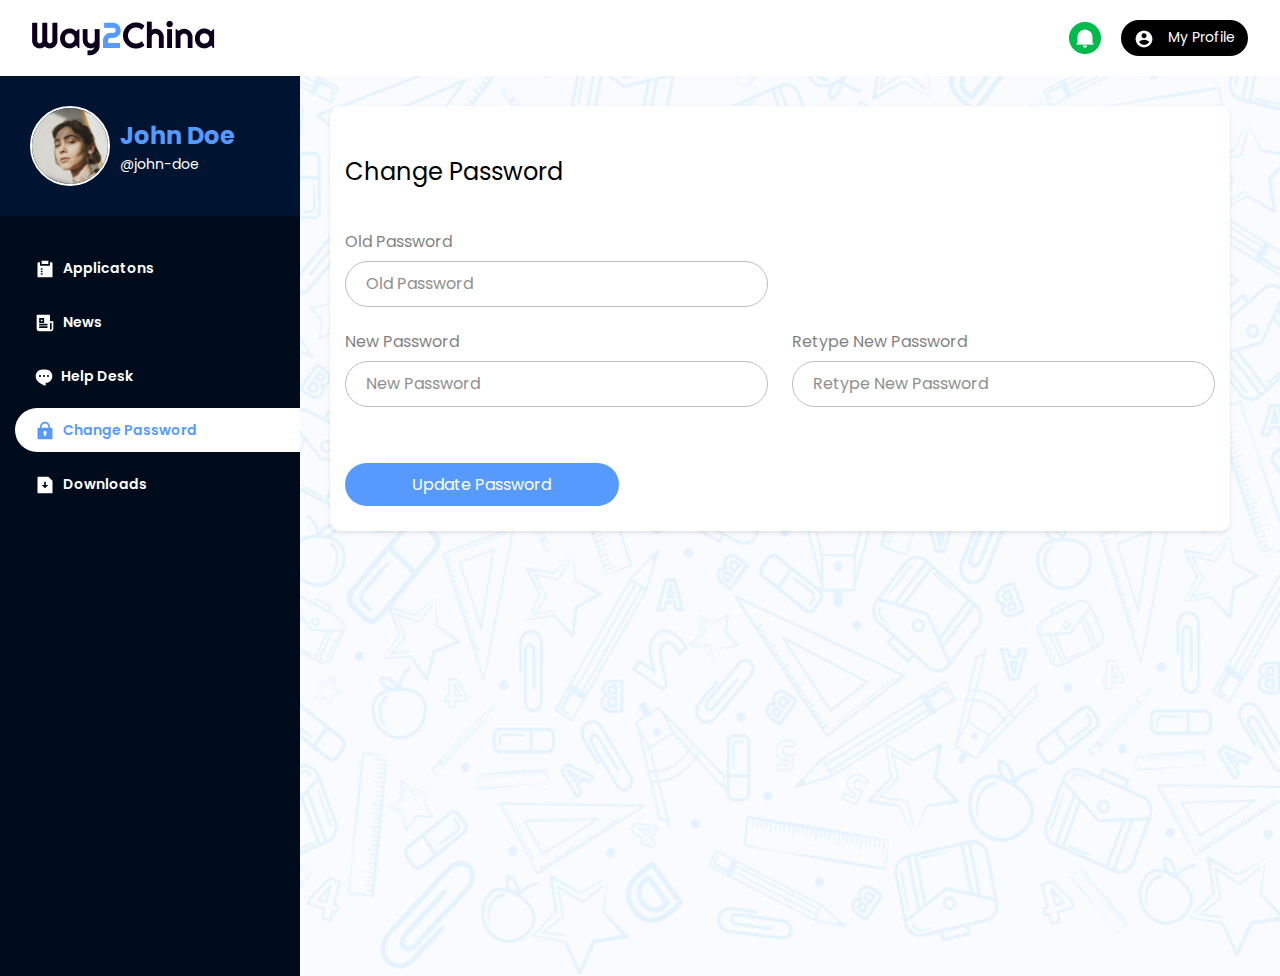
<file: change-password.html>
<!doctype html>
<html lang="en">

<head>
    <!-- Required meta tags -->
    <meta charset="utf-8">
    <meta name="viewport" content="width=device-width, initial-scale=1">

    <!-- Bootstrap CSS -->
    <link rel="stylesheet" href="/assets/bootstrap-5.3.0/css/bootstrap.min.css">
    
    <!-- Custom CSS -->
    <link rel="stylesheet" href="style.css">

    <!-- FONT AWESOME -->
    <link rel="stylesheet" href="https://cdnjs.cloudflare.com/ajax/libs/font-awesome/4.7.0/css/font-awesome.min.css">

    <title>Change Password</title>
</head>

<body class="dashboard-wrapper">
    <header class="way2china-dashboard-header">
        <div class="container-fluid">
            <div class="row">
                <div class="col-6 d-flex align-items-center">
                    <a href="/">
                        <img src="assets/images/Way2China-Logo.png" alt="Site Logo" class="img-fluid">
                    </a>
                </div>
                <div class="col-6 d-flex align-items-center justify-content-end text-end">
                    <a href="#" class="notification-icon">
                        <img src="assets/images/notification-icon.png" alt="Bell" class="img-fluid">
                    </a>
                    <div class="dropdown my-profile-dropdown">
                        <button class="btn dropdown-toggle" type="button" id="dropdownMenuMyProfile"
                            data-bs-toggle="dropdown" aria-expanded="false">
                            <img src="assets/images/view-profile-icon-whie.png" alt="Profile Icon">
                            <span class="dropdown-title">My Profile</span>
                        </button>
                        <ul class="dropdown-menu dropdown-menu-end" aria-labelledby="dropdownMenuMyProfile">
                            <div class="user-profile-detail">
                                <div class="user-image">
                                    <img src="assets/images/bibi.jpg" alt="Image" class="img-fluid">
                                </div>
                                <div class="user-detail">
                                    <div class="fullname">john doe</div>
                                    <div class="username">@john-doe</div>
                                </div>
                            </div>
                            <li>
                                <a class="dropdown-item" href="my-profile.html">
                                    <img src="assets/images/view-profile-icon.png" alt="Profile Icon">
                                    view profile
                                </a>
                            </li>
                            <li>
                                <a class="dropdown-item" href="change-password.html">
                                    <img src="assets/images/change-password-icon.png" alt="Lock Icon">
                                    change password
                                </a>
                            </li>
                            <li>
                                <a class="dropdown-item logout" href="#">
                                    <img src="assets/images/logout-icon.png" alt="Logout Icon">
                                    logout
                                </a>
                            </li>
                        </ul>
                    </div>
                </div>
            </div>
        </div>
    </header>
    <main>
        <section>
            <div class="container-fluid">
                <div class="row">
                    <label for="sidebar-hide-show" class="text-end pe-5 mt-3 d-lg-none d-block">
                        Menu
                        <svg xmlns="http://www.w3.org/2000/svg" width="18" height="18" fill="currentColor"
                            class="bi bi-list" viewBox="0 0 16 16">
                            <path fill-rule="evenodd"
                                d="M2.5 12a.5.5 0 0 1 .5-.5h10a.5.5 0 0 1 0 1H3a.5.5 0 0 1-.5-.5zm0-4a.5.5 0 0 1 .5-.5h10a.5.5 0 0 1 0 1H3a.5.5 0 0 1-.5-.5zm0-4a.5.5 0 0 1 .5-.5h10a.5.5 0 0 1 0 1H3a.5.5 0 0 1-.5-.5z" />
                        </svg>
                    </label>
                    <input type="checkbox" id="sidebar-hide-show" class="d-none">
                    <div class="col-lg-3 sidebar p-0">
                        <div class="sidebar-user-detail">
                            <div class="image">
                                <img src="assets/images/bibi.jpg" alt="Profile Photo" class="img-fluid">
                            </div>
                            <div class="detail">
                                <div class="name">john doe</div>
                                <div class="username">@john-doe</div>
                            </div>
                        </div>
                        <ul class="sidebar-menu">
                            <li>
                                <a href="application.html" >
                                    <svg width="20" height="20" viewBox="0 0 20 20" fill="none"
                                        xmlns="http://www.w3.org/2000/svg">
                                        <path
                                            d="M5 3.33329V6.66663H15V3.33329H16.6725C17.1292 3.33329 17.5 3.70413 17.5 4.16079V17.5058C17.4998 17.7252 17.4125 17.9355 17.2574 18.0907C17.1022 18.2458 16.8919 18.3331 16.6725 18.3333H3.3275C3.1081 18.3331 2.89775 18.2458 2.74261 18.0907C2.58747 17.9355 2.50022 17.7252 2.5 17.5058V4.16079C2.5 3.70413 2.87083 3.33329 3.3275 3.33329H5ZM7.5 14.1666H5.83333V15.8333H7.5V14.1666ZM7.5 11.6666H5.83333V13.3333H7.5V11.6666ZM7.5 9.16663H5.83333V10.8333H7.5V9.16663ZM13.3333 1.66663V4.99996H6.66667V1.66663H13.3333Z"
                                            fill="white" />
                                    </svg>
                                    applicatons
                                </a>
                            </li>
                            <li>
                                <a href="news.html">
                                    <svg width="20" height="20" viewBox="0 0 20 20" fill="none"
                                        xmlns="http://www.w3.org/2000/svg">
                                        <path
                                            d="M15.8332 18.3333H4.1665C3.50346 18.3333 2.86758 18.0699 2.39874 17.6011C1.9299 17.1323 1.6665 16.4964 1.6665 15.8333V2.50001C1.6665 2.27899 1.7543 2.06703 1.91058 1.91075C2.06686 1.75447 2.27882 1.66667 2.49984 1.66667H14.1665C14.3875 1.66667 14.5995 1.75447 14.7558 1.91075C14.912 2.06703 14.9998 2.27899 14.9998 2.50001V8.33334H18.3332V15.8333C18.3332 16.4964 18.0698 17.1323 17.6009 17.6011C17.1321 18.0699 16.4962 18.3333 15.8332 18.3333ZM14.9998 10V15.8333C14.9998 16.0544 15.0876 16.2663 15.2439 16.4226C15.4002 16.5789 15.6122 16.6667 15.8332 16.6667C16.0542 16.6667 16.2661 16.5789 16.4224 16.4226C16.5787 16.2663 16.6665 16.0544 16.6665 15.8333V10H14.9998ZM4.1665 5.00001V10H9.1665V5.00001H4.1665ZM4.1665 10.8333V12.5H12.4998V10.8333H4.1665ZM4.1665 13.3333V15H12.4998V13.3333H4.1665ZM5.83317 6.66667H7.49984V8.33334H5.83317V6.66667Z"
                                            fill="white" />
                                    </svg>
                                    news
                                </a>
                            </li>
                            <li>
                                <a href="help-desk.html">
                                    <svg width="18" height="17" viewBox="0 0 18 17" fill="none"
                                        xmlns="http://www.w3.org/2000/svg">
                                        <path fill-rule="evenodd" clip-rule="evenodd"
                                            d="M10.6665 0.5H7.33317C5.56506 0.5 3.86937 1.20238 2.61913 2.45262C1.36888 3.70286 0.666504 5.39856 0.666504 7.16667C0.666504 12.5833 6.49984 15.0833 10.6665 16.75V13.8333C12.4346 13.8333 14.1303 13.131 15.3805 11.8807C16.6308 10.6305 17.3332 8.93478 17.3332 7.16667C17.3332 5.39856 16.6308 3.70286 15.3805 2.45262C14.1303 1.20238 12.4346 0.5 10.6665 0.5ZM5.99988 7C5.99988 7.55228 5.55216 8 4.99988 8C4.44759 8 3.99988 7.55228 3.99988 7C3.99988 6.44772 4.44759 6 4.99988 6C5.55216 6 5.99988 6.44772 5.99988 7ZM9.99988 7C9.99988 7.55228 9.55216 8 8.99988 8C8.44759 8 7.99988 7.55228 7.99988 7C7.99988 6.44772 8.44759 6 8.99988 6C9.55216 6 9.99988 6.44772 9.99988 7ZM12.9999 8C13.5522 8 13.9999 7.55228 13.9999 7C13.9999 6.44772 13.5522 6 12.9999 6C12.4476 6 11.9999 6.44772 11.9999 7C11.9999 7.55228 12.4476 8 12.9999 8Z"
                                            fill="white" />
                                    </svg>
                                    help desk
                                </a>
                            </li>
                            <li class="active">
                                <a href="change-password.html">
                                    <svg width="20" height="20" viewBox="0 0 20 20" fill="none"
                                        xmlns="http://www.w3.org/2000/svg">
                                        <path
                                            d="M15 6.66671H16.6667C16.8877 6.66671 17.0996 6.7545 17.2559 6.91079C17.4122 7.06707 17.5 7.27903 17.5 7.50004V17.5C17.5 17.7211 17.4122 17.933 17.2559 18.0893C17.0996 18.2456 16.8877 18.3334 16.6667 18.3334H3.33333C3.11232 18.3334 2.90036 18.2456 2.74408 18.0893C2.5878 17.933 2.5 17.7211 2.5 17.5V7.50004C2.5 7.27903 2.5878 7.06707 2.74408 6.91079C2.90036 6.7545 3.11232 6.66671 3.33333 6.66671H5V5.83337C5 4.50729 5.52678 3.23552 6.46447 2.29784C7.40215 1.36016 8.67392 0.833374 10 0.833374C11.3261 0.833374 12.5979 1.36016 13.5355 2.29784C14.4732 3.23552 15 4.50729 15 5.83337V6.66671ZM9.16667 13.11V15H10.8333V13.11C11.1511 12.9266 11.3994 12.6434 11.5398 12.3045C11.6802 11.9655 11.7048 11.5897 11.6099 11.2353C11.5149 10.8809 11.3057 10.5678 11.0146 10.3444C10.7235 10.1211 10.3669 10 10 10C9.63311 10 9.27647 10.1211 8.9854 10.3444C8.69432 10.5678 8.48508 10.8809 8.39012 11.2353C8.29517 11.5897 8.3198 11.9655 8.4602 12.3045C8.6006 12.6434 8.84893 12.9266 9.16667 13.11ZM13.3333 6.66671V5.83337C13.3333 4.94932 12.9821 4.10147 12.357 3.47635C11.7319 2.85123 10.8841 2.50004 10 2.50004C9.11594 2.50004 8.2681 2.85123 7.64298 3.47635C7.01786 4.10147 6.66667 4.94932 6.66667 5.83337V6.66671H13.3333Z"
                                            fill="white" />
                                    </svg>
                                    change password
                                </a>
                            </li>
                            <li>
                                <a href="downloads.html">
                                    <svg width="20" height="20" viewBox="0 0 20 20" fill="none"
                                        xmlns="http://www.w3.org/2000/svg">
                                        <path
                                            d="M13.3333 1.66666L17.5 5.83333V17.5067C17.4998 17.726 17.4125 17.9362 17.2573 18.0913C17.1022 18.2463 16.8918 18.3333 16.6725 18.3333H3.3275C3.10865 18.3318 2.89918 18.2442 2.74435 18.0896C2.58951 17.9349 2.50175 17.7255 2.5 17.5067V2.49333C2.5 2.03666 2.87083 1.66666 3.3275 1.66666H13.3333ZM10.8333 10V6.66666H9.16667V10H6.66667L10 13.3333L13.3333 10H10.8333Z"
                                            fill="white" />
                                    </svg>
                                    downloads
                                </a>
                            </li>
                        </ul>
                    </div>
                    <div class="col-lg-9 main-dashboard-section">
                        <div class="row max-width-1024">
                            <div class="basic-card">
                                <div class="card-title">Change Password</div>
                                <form class="profile-info-form">
                                    <div class="row">
                                        <div class="col-md-6 mb-3">
                                            <label for="old-password" class="form-label">Old Password</label>
                                            <input type="password" class="form-control" id="old-password" placeholder="Old Password">
                                        </div>
                                    </div>
                                    <div class="row">
                                        <div class="col-md-6 mb-3">
                                            <label for="new-password" class="form-label">New Password</label>
                                            <input type="password" class="form-control" id="new-password" placeholder="New Password">
                                        </div>
                                        <div class="col-md-6 col-12">
                                            <label for="confirm-password" class="form-label">Retype New Password</label>
                                            <input type="password" class="form-control" id="confirm-password" placeholder="Retype New Password">
                                        </div>
                                    </div>
                                    <div>
                                        <div class="row">
                                            <div class="col-md-4 col-8">
                                                <a href="application.html" type="submit" class="btn form-submit-button mt-0">
                                                    update password
                                                </a>
                                            </div>
                                        </div>
                                </form>
                            </div>
                        </div>
                    </div>
                </div>
            </div>
        </section>
    </main>
    <!-- Optional JavaScript; choose one of the two! -->

    <!-- Option 1: Bootstrap Bundle with Popper -->
    <script src="/assets/bootstrap-5.3.0/js/bootstrap.bundle.min.js"></script>
</body>

</html>
</file>
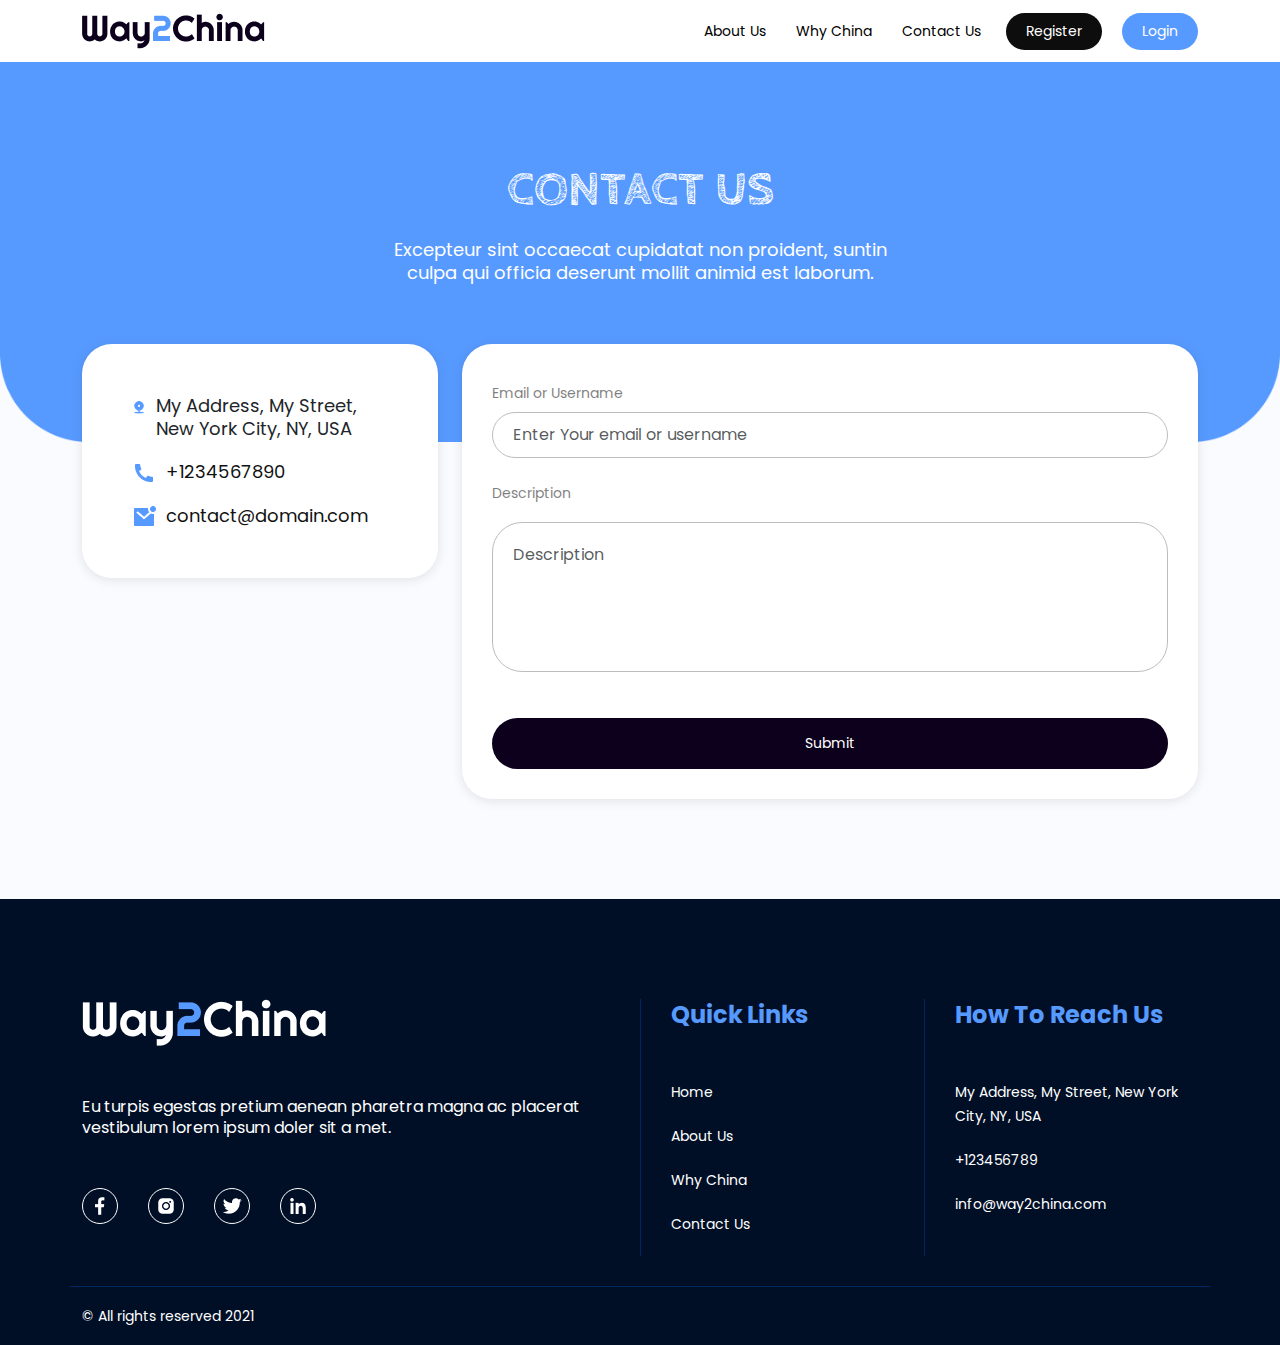
<file: contact-us.html>
<!doctype html>
<html lang="en">

<head>
    <!-- Required meta tags -->
    <meta charset="utf-8">
    <meta name="viewport" content="width=device-width, initial-scale=1">

    <!-- Bootstrap CSS -->
    <link rel="stylesheet" href="/assets/bootstrap-5.3.0/css/bootstrap.min.css">

    <!-- Custom CSS -->
    <link rel="stylesheet" href="style.css">

    <title>Way 2 China - Why China</title>
</head>

<body>
    <header class="way2china-header">
        <div class="container">
            <div class="row">
                <div class="col-12">
                    <nav class="navbar navbar-expand-lg navbar-light bg-transparent">
                        <div class="container-fluid p-0">
                            <a class="navbar-brand" href="/">
                                <img src="assets/images/Way2China-Logo.png" alt="Site Logo" class="img-fluid">
                            </a>
                            <button class="navbar-toggler" type="button" data-bs-toggle="collapse"
                                data-bs-target="#way2china-header" aria-controls="way2china-header"
                                aria-expanded="false" aria-label="Toggle navigation">
                                <span class="navbar-toggler-icon"></span>
                            </button>
                            <div class="collapse navbar-collapse" id="way2china-header">
                                <ul class="navbar-nav ms-auto mb-2 mb-lg-0">
                                    <li class="nav-item">
                                        <a class="nav-link" href="about.html">about us</a>
                                    </li>
                                    <li class="nav-item">
                                        <a class="nav-link" href="why-china.html">why china</a>
                                    </li>
                                    <li class="nav-item">
                                        <a class="nav-link" href="contact-us.html">contact us</a>
                                    </li>
                                    <li class="nav-item">
                                        <a class="nav-link menu-btn register" href="registration.html">register</a>
                                    </li>
                                    <li class="nav-item">
                                        <a class="nav-link menu-btn login" href="login.html">login</a>
                                    </li>
                                </ul>
                            </div>
                        </div>
                    </nav>
                </div>
            </div>
        </div>
    </header>

    <main>
        <section class="way2china-contact-us">
            <div class="container">
                <div class="row">
                    <div class="col-12 text-center">
                        <h1>contact us</h1>
                        <p>
                            Excepteur sint occaecat cupidatat non proident, suntin culpa qui officia deserunt mollit
                            animid est laborum.
                        </p>
                    </div>
                    <div class="col-xl-4 col-lg-5 col-12 order-lg-1 order-2">
                        <div class="contact-card">
                            <ul>
                                <li>
                                    <a>
                                        <div class="icon">
                                            <img src="assets/images/ri_map-pin-range-fill.png" alt="" class="img-fluid">
                                        </div>
                                        My Address, My Street, New York City, NY, USA
                                    </a>
                                </li>
                                <li>
                                    <a href="javascript:">
                                        <div class="icon">
                                            <img src="assets/images/ri_phone-fill.png" alt="" class="img-fluid">
                                        </div>
                                        +1234567890
                                    </a>
                                </li>
                                <li>
                                    <a href="javascript:">
                                        <div class="icon">
                                            <img src="assets/images/ri_mail-unread-fill.png" alt="" class="img-fluid">
                                        </div>
                                        contact@domain.com
                                    </a>
                                </li>
                            </ul>
                        </div>
                    </div>
                    <div class="col-xl-8 col-lg-7 col-12 mb-lg-0 mb-4 order-lg-2 order-1">
                        <div class="contact-card">
                            <form>
                                <div class="mb-3">
                                    <label for="contact-email" class="form-label">Email or Username</label>
                                    <input type="email" class="form-control" id="contact-email"
                                        placeholder="Enter Your email or username">
                                </div>
                                <div class="mb-3">
                                    <label for="contact-textarea" class="form-label">Description</label>
                                    <textarea class="form-control" id="contact-textarea" placeholder="Description"></textarea>
                                </div>
                                <button type="submit" class="btn btn-block">submit</button>
                            </form>
                        </div>
                    </div>
                </div>
            </div>
        </section>
    </main>

    <footer class="way2china-footer">
        <div class="container">
            <div class="row">
                <div class="col-12 col-lg-6 mb-lg-0 mb-4">
                    <img src="assets/images/footer-logo.png" alt="Footer Logo">
                    <div class="slogan">
                        Eu turpis egestas pretium aenean pharetra magna ac placerat vestibulum lorem ipsum doler sit a
                        met.
                    </div>
                    <ul class="footer-socials">
                        <li>
                            <a href="#"><img src="assets/images/la_facebook-f.png" alt=""></a>
                        </li>
                        <li>
                            <a href="#"><img src="assets/images/ant-design_instagram-filled.png" alt=""></a>
                        </li>
                        <li>
                            <a href="#"><img src="assets/images/Group.png" alt=""></a>
                        </li>
                        <li>
                            <a href="#"><img src="assets/images/dashicons_linkedin.png" alt=""></a>
                        </li>
                    </ul>
                </div>
                <div class="col-lg-3 col-md-6 col-12 mb-lg-0 mb-4 border-left-right p-30">
                    <div class="footer-heading">quick links</div>
                    <ul class="footer-menu">
                        <li>
                            <a href="/">home</a>
                        </li>
                        <li>
                            <a href="about.html">about us</a>
                        </li>
                        <li>
                            <a href="why-china.html">why china</a>
                        </li>
                        <li>
                            <a href="contact-us.html">contact us</a>
                        </li>
                    </ul>
                </div>
                <div class="col-lg-3 col-md-6 col-12 p-30">
                    <div class="footer-heading">How to reach us</div>
                    <ul class="footer-menu">
                        <li><span>My Address, My Street, New York City, NY, USA</span></li>
                        <li>
                            <a href="tel:+123 456 789"><span>+123456789</span></a>
                        </li>
                        <li>
                            <a href="mailto:info@way2china.com"><span style="text-transform: lowercase;">info@way2china.com</span></a>
                        </li>
                    </ul>
                </div>
            </div>
            <div class="row">
                <div class="col-12">
                    <div class="copy">
                        © All rights reserved 2021
                    </div>
                </div>
            </div>
        </div>
    </footer>

    <script src="/assets/bootstrap-5.3.0/js/bootstrap.bundle.min.js"></script>

</body>

</html>
</file>
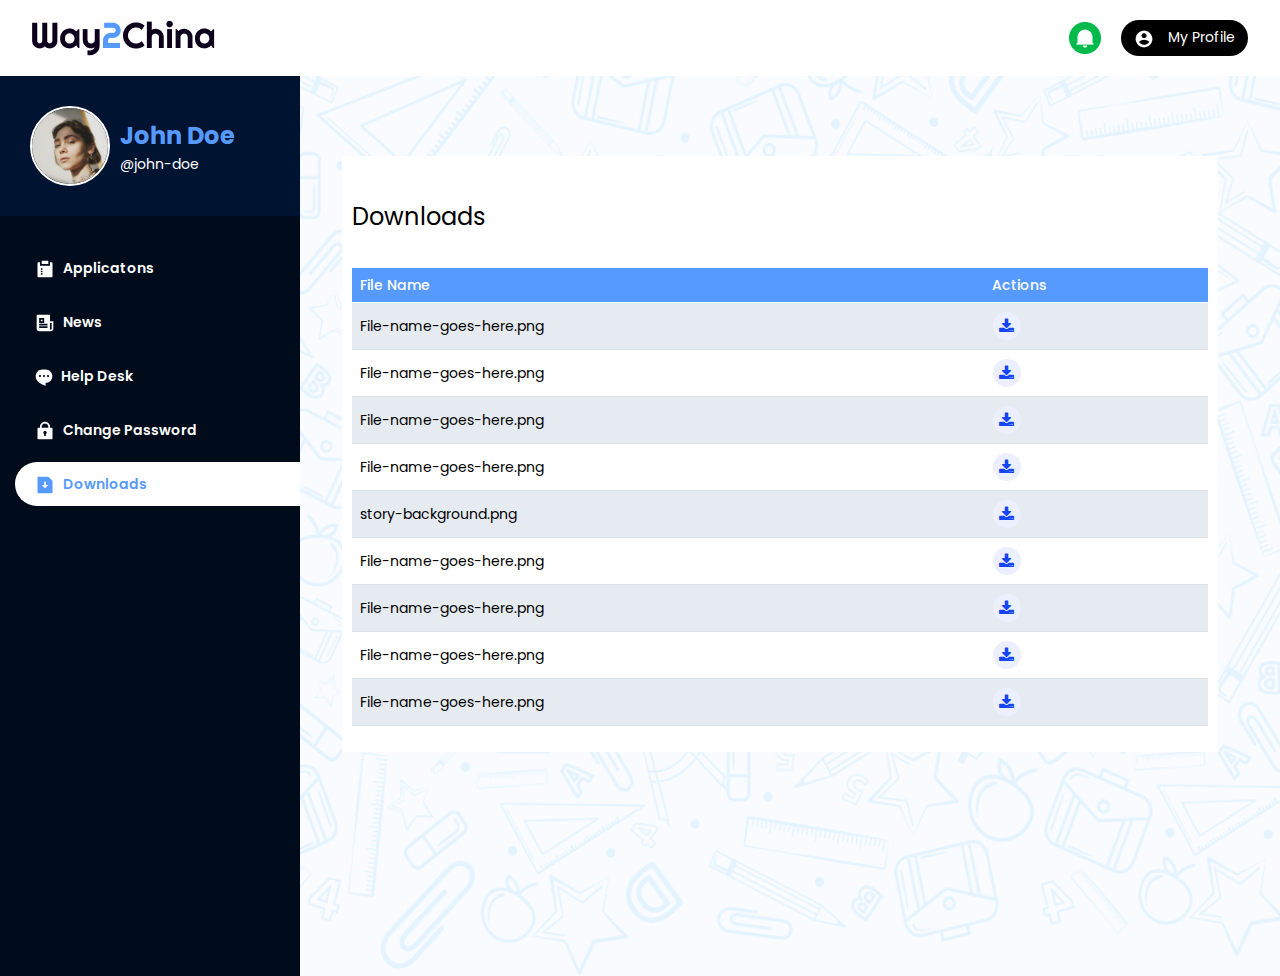
<file: downloads.html>
<!doctype html>
<html lang="en">

<head>
    <!-- Required meta tags -->
    <meta charset="utf-8">
    <meta name="viewport" content="width=device-width, initial-scale=1">

    <!-- Bootstrap CSS -->
    <link rel="stylesheet" href="/assets/bootstrap-5.3.0/css/bootstrap.min.css">

    <!-- Custom CSS -->
    <link rel="stylesheet" href="style.css">

    <!-- FONT AWESOME -->
    <link rel="stylesheet" href="https://cdnjs.cloudflare.com/ajax/libs/font-awesome/4.7.0/css/font-awesome.min.css">

    <title>Downloads</title>
</head>

<body class="dashboard-wrapper">
    <header class="way2china-dashboard-header">
        <div class="container-fluid">
            <div class="row">
                <div class="col-6 d-flex align-items-center">
                    <a href="/">
                        <img src="assets/images/Way2China-Logo.png" alt="Site Logo" class="img-fluid">
                    </a>
                </div>
                <div class="col-6 d-flex align-items-center justify-content-end text-end">
                    <a href="#" class="notification-icon">
                        <img src="assets/images/notification-icon.png" alt="Bell" class="img-fluid">
                    </a>
                    <div class="dropdown my-profile-dropdown">
                        <button class="btn dropdown-toggle" type="button" id="dropdownMenuMyProfile"
                            data-bs-toggle="dropdown" aria-expanded="false">
                            <img src="assets/images/view-profile-icon-whie.png" alt="Profile Icon">
                            <span class="dropdown-title">My Profile</span>
                        </button>
                        <ul class="dropdown-menu dropdown-menu-end" aria-labelledby="dropdownMenuMyProfile">
                            <div class="user-profile-detail">
                                <div class="user-image">
                                    <img src="assets/images/bibi.jpg" alt="Image" class="img-fluid">
                                </div>
                                <div class="user-detail">
                                    <div class="fullname">john doe</div>
                                    <div class="username">@john-doe</div>
                                </div>
                            </div>
                            <li>
                                <a class="dropdown-item" href="my-profile.html">
                                    <img src="assets/images/view-profile-icon.png" alt="Profile Icon">
                                    view profile
                                </a>
                            </li>
                            <li>
                                <a class="dropdown-item" href="change-password.html">
                                    <img src="assets/images/change-password-icon.png" alt="Lock Icon">
                                    change password
                                </a>
                            </li>
                            <li>
                                <a class="dropdown-item logout" href="#">
                                    <img src="assets/images/logout-icon.png" alt="Logout Icon">
                                    logout
                                </a>
                            </li>
                        </ul>
                    </div>
                </div>
            </div>
        </div>
    </header>
    <main>
        <section>
            <div class="container-fluid">
                <div class="row">
                    <label for="sidebar-hide-show" class="text-end pe-5 mt-3 d-lg-none d-block">
                        Menu
                        <svg xmlns="http://www.w3.org/2000/svg" width="18" height="18" fill="currentColor"
                            class="bi bi-list" viewBox="0 0 16 16">
                            <path fill-rule="evenodd"
                                d="M2.5 12a.5.5 0 0 1 .5-.5h10a.5.5 0 0 1 0 1H3a.5.5 0 0 1-.5-.5zm0-4a.5.5 0 0 1 .5-.5h10a.5.5 0 0 1 0 1H3a.5.5 0 0 1-.5-.5zm0-4a.5.5 0 0 1 .5-.5h10a.5.5 0 0 1 0 1H3a.5.5 0 0 1-.5-.5z" />
                        </svg>
                    </label>
                    <input type="checkbox" id="sidebar-hide-show" class="d-none">
                    <div class="col-lg-3 sidebar p-0">
                        <div class="sidebar-user-detail">
                            <div class="image">
                                <img src="assets/images/bibi.jpg" alt="Profile Photo" class="img-fluid">
                            </div>
                            <div class="detail">
                                <div class="name">john doe</div>
                                <div class="username">@john-doe</div>
                            </div>
                        </div>
                        <ul class="sidebar-menu">
                            <li>
                                <a href="application.html" >
                                    <svg width="20" height="20" viewBox="0 0 20 20" fill="none"
                                        xmlns="http://www.w3.org/2000/svg">
                                        <path
                                            d="M5 3.33329V6.66663H15V3.33329H16.6725C17.1292 3.33329 17.5 3.70413 17.5 4.16079V17.5058C17.4998 17.7252 17.4125 17.9355 17.2574 18.0907C17.1022 18.2458 16.8919 18.3331 16.6725 18.3333H3.3275C3.1081 18.3331 2.89775 18.2458 2.74261 18.0907C2.58747 17.9355 2.50022 17.7252 2.5 17.5058V4.16079C2.5 3.70413 2.87083 3.33329 3.3275 3.33329H5ZM7.5 14.1666H5.83333V15.8333H7.5V14.1666ZM7.5 11.6666H5.83333V13.3333H7.5V11.6666ZM7.5 9.16663H5.83333V10.8333H7.5V9.16663ZM13.3333 1.66663V4.99996H6.66667V1.66663H13.3333Z"
                                            fill="white" />
                                    </svg>
                                    applicatons
                                </a>
                            </li>
                            <li>
                                <a href="news.html">
                                    <svg width="20" height="20" viewBox="0 0 20 20" fill="none"
                                        xmlns="http://www.w3.org/2000/svg">
                                        <path
                                            d="M15.8332 18.3333H4.1665C3.50346 18.3333 2.86758 18.0699 2.39874 17.6011C1.9299 17.1323 1.6665 16.4964 1.6665 15.8333V2.50001C1.6665 2.27899 1.7543 2.06703 1.91058 1.91075C2.06686 1.75447 2.27882 1.66667 2.49984 1.66667H14.1665C14.3875 1.66667 14.5995 1.75447 14.7558 1.91075C14.912 2.06703 14.9998 2.27899 14.9998 2.50001V8.33334H18.3332V15.8333C18.3332 16.4964 18.0698 17.1323 17.6009 17.6011C17.1321 18.0699 16.4962 18.3333 15.8332 18.3333ZM14.9998 10V15.8333C14.9998 16.0544 15.0876 16.2663 15.2439 16.4226C15.4002 16.5789 15.6122 16.6667 15.8332 16.6667C16.0542 16.6667 16.2661 16.5789 16.4224 16.4226C16.5787 16.2663 16.6665 16.0544 16.6665 15.8333V10H14.9998ZM4.1665 5.00001V10H9.1665V5.00001H4.1665ZM4.1665 10.8333V12.5H12.4998V10.8333H4.1665ZM4.1665 13.3333V15H12.4998V13.3333H4.1665ZM5.83317 6.66667H7.49984V8.33334H5.83317V6.66667Z"
                                            fill="white" />
                                    </svg>
                                    news
                                </a>
                            </li>
                            <li>
                                <a href="help-desk.html">
                                    <svg width="18" height="17" viewBox="0 0 18 17" fill="none"
                                        xmlns="http://www.w3.org/2000/svg">
                                        <path fill-rule="evenodd" clip-rule="evenodd"
                                            d="M10.6665 0.5H7.33317C5.56506 0.5 3.86937 1.20238 2.61913 2.45262C1.36888 3.70286 0.666504 5.39856 0.666504 7.16667C0.666504 12.5833 6.49984 15.0833 10.6665 16.75V13.8333C12.4346 13.8333 14.1303 13.131 15.3805 11.8807C16.6308 10.6305 17.3332 8.93478 17.3332 7.16667C17.3332 5.39856 16.6308 3.70286 15.3805 2.45262C14.1303 1.20238 12.4346 0.5 10.6665 0.5ZM5.99988 7C5.99988 7.55228 5.55216 8 4.99988 8C4.44759 8 3.99988 7.55228 3.99988 7C3.99988 6.44772 4.44759 6 4.99988 6C5.55216 6 5.99988 6.44772 5.99988 7ZM9.99988 7C9.99988 7.55228 9.55216 8 8.99988 8C8.44759 8 7.99988 7.55228 7.99988 7C7.99988 6.44772 8.44759 6 8.99988 6C9.55216 6 9.99988 6.44772 9.99988 7ZM12.9999 8C13.5522 8 13.9999 7.55228 13.9999 7C13.9999 6.44772 13.5522 6 12.9999 6C12.4476 6 11.9999 6.44772 11.9999 7C11.9999 7.55228 12.4476 8 12.9999 8Z"
                                            fill="white" />
                                    </svg>
                                    help desk
                                </a>
                            </li>
                            <li>
                                <a href="change-password.html">
                                    <svg width="20" height="20" viewBox="0 0 20 20" fill="none"
                                        xmlns="http://www.w3.org/2000/svg">
                                        <path
                                            d="M15 6.66671H16.6667C16.8877 6.66671 17.0996 6.7545 17.2559 6.91079C17.4122 7.06707 17.5 7.27903 17.5 7.50004V17.5C17.5 17.7211 17.4122 17.933 17.2559 18.0893C17.0996 18.2456 16.8877 18.3334 16.6667 18.3334H3.33333C3.11232 18.3334 2.90036 18.2456 2.74408 18.0893C2.5878 17.933 2.5 17.7211 2.5 17.5V7.50004C2.5 7.27903 2.5878 7.06707 2.74408 6.91079C2.90036 6.7545 3.11232 6.66671 3.33333 6.66671H5V5.83337C5 4.50729 5.52678 3.23552 6.46447 2.29784C7.40215 1.36016 8.67392 0.833374 10 0.833374C11.3261 0.833374 12.5979 1.36016 13.5355 2.29784C14.4732 3.23552 15 4.50729 15 5.83337V6.66671ZM9.16667 13.11V15H10.8333V13.11C11.1511 12.9266 11.3994 12.6434 11.5398 12.3045C11.6802 11.9655 11.7048 11.5897 11.6099 11.2353C11.5149 10.8809 11.3057 10.5678 11.0146 10.3444C10.7235 10.1211 10.3669 10 10 10C9.63311 10 9.27647 10.1211 8.9854 10.3444C8.69432 10.5678 8.48508 10.8809 8.39012 11.2353C8.29517 11.5897 8.3198 11.9655 8.4602 12.3045C8.6006 12.6434 8.84893 12.9266 9.16667 13.11ZM13.3333 6.66671V5.83337C13.3333 4.94932 12.9821 4.10147 12.357 3.47635C11.7319 2.85123 10.8841 2.50004 10 2.50004C9.11594 2.50004 8.2681 2.85123 7.64298 3.47635C7.01786 4.10147 6.66667 4.94932 6.66667 5.83337V6.66671H13.3333Z"
                                            fill="white" />
                                    </svg>
                                    change password
                                </a>
                            </li>
                            <li class="active">
                                <a href="downloads.html">
                                    <svg width="20" height="20" viewBox="0 0 20 20" fill="none"
                                        xmlns="http://www.w3.org/2000/svg">
                                        <path
                                            d="M13.3333 1.66666L17.5 5.83333V17.5067C17.4998 17.726 17.4125 17.9362 17.2573 18.0913C17.1022 18.2463 16.8918 18.3333 16.6725 18.3333H3.3275C3.10865 18.3318 2.89918 18.2442 2.74435 18.0896C2.58951 17.9349 2.50175 17.7255 2.5 17.5067V2.49333C2.5 2.03666 2.87083 1.66666 3.3275 1.66666H13.3333ZM10.8333 10V6.66666H9.16667V10H6.66667L10 13.3333L13.3333 10H10.8333Z"
                                            fill="white" />
                                    </svg>
                                    downloads
                                </a>
                            </li>
                        </ul>
                    </div>
                    <div class="col-lg-9 main-dashboard-section">
                        <div class="row max-width-1024">
                            <div class="dashboard-applications-tabs">
                                <div class="col-12">
                                    <div class="table-wrapper">
                                        <div class="table-title">Downloads</div>
                                        <table class="table table-striped table-hover">
                                            <thead>
                                                <tr>
                                                    <th scope="col">File Name</th>
                                                    <th scope="col">Actions</th>
                                                </tr>
                                            </thead>
                                            <tbody>
                                                <tr>
                                                    <td>File-name-goes-here.png</td>
                                                    <td>
                                                        <div class="action-buttons">
                                                            <button class="btn rounded-circle p-0">
                                                                <i class="fa fa-download"></i>
                                                            </button>
                                                        </div>
                                                    </td>
                                                </tr>
                                                <tr>
                                                    <td>File-name-goes-here.png</td>
                                                    <td>
                                                        <div class="action-buttons">
                                                            <button class="btn rounded-circle p-0">
                                                                <i class="fa fa-download"></i>
                                                            </button>
                                                        </div>
                                                    </td>
                                                </tr>
                                                <tr>
                                                    <td>File-name-goes-here.png</td>
                                                    <td>
                                                        <div class="action-buttons">
                                                            <button class="btn rounded-circle p-0">
                                                                <i class="fa fa-download"></i>
                                                            </button>
                                                        </div>
                                                    </td>
                                                </tr>
                                                <tr>
                                                    <td>File-name-goes-here.png</td>
                                                    <td>
                                                        <div class="action-buttons">
                                                            <button class="btn rounded-circle p-0">
                                                                <i class="fa fa-download"></i>
                                                            </button>
                                                        </div>
                                                    </td>
                                                </tr>
                                                <tr>
                                                    <td>story-background.png</td>
                                                    <td>
                                                        <div class="action-buttons">
                                                            <a class="btn rounded-circle p-0" href="/assets/images/story-background.png" download>
                                                                <i class="fa fa-download"></i>
                                                            </a>
                                                        </div>
                                                    </td>
                                                </tr>
                                                <tr>
                                                    <td>File-name-goes-here.png</td>
                                                    <td>
                                                        <div class="action-buttons">
                                                            <button class="btn rounded-circle p-0">
                                                                <i class="fa fa-download"></i>
                                                            </button>
                                                        </div>
                                                    </td>
                                                </tr>
                                                <tr>
                                                    <td>File-name-goes-here.png</td>
                                                    <td>
                                                        <div class="action-buttons">
                                                            <button class="btn rounded-circle p-0">
                                                                <i class="fa fa-download"></i>
                                                            </button>
                                                        </div>
                                                    </td>
                                                </tr>
                                                <tr>
                                                    <td>File-name-goes-here.png</td>
                                                    <td>
                                                        <div class="action-buttons">
                                                            <button class="btn rounded-circle p-0">
                                                                <i class="fa fa-download"></i>
                                                            </button>
                                                        </div>
                                                    </td>
                                                </tr>
                                                <tr>
                                                    <td>File-name-goes-here.png</td>
                                                    <td>
                                                        <div class="action-buttons">
                                                            <button class="btn rounded-circle p-0">
                                                                <i class="fa fa-download"></i>
                                                            </button>
                                                        </div>
                                                    </td>
                                                </tr>
                                            </tbody>
                                        </table>
                                    </div>
                                </div>
                            </div>
                        </div>
                    </div>
                </div>
            </div>
        </section>
    </main>
    <!-- Optional JavaScript; choose one of the two! -->

    <!-- Option 1: Bootstrap Bundle with Popper -->
    <script src="/assets/bootstrap-5.3.0/js/bootstrap.bundle.min.js"></script>
</body>

</html>
</file>
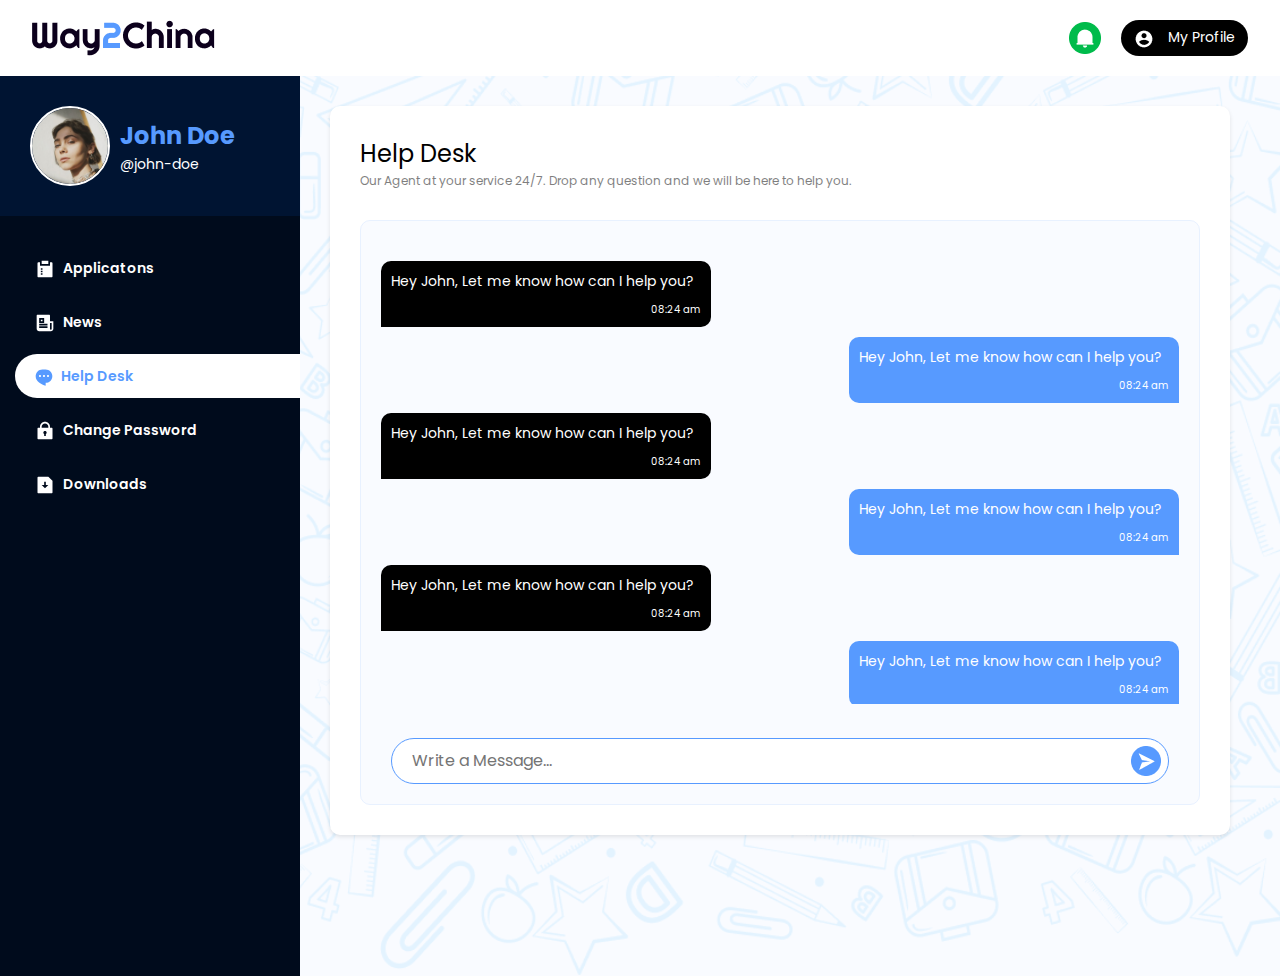
<file: help-desk.html>
<!doctype html>
<html lang="en">

<head>
    <!-- Required meta tags -->
    <meta charset="utf-8">
    <meta name="viewport" content="width=device-width, initial-scale=1">

    <!-- Bootstrap CSS -->
    <link rel="stylesheet" href="/assets/bootstrap-5.3.0/css/bootstrap.min.css">

    <!-- Custom CSS -->
    <link rel="stylesheet" href="style.css">

    <!-- FONT AWESOME -->
    <link rel="stylesheet" href="https://cdnjs.cloudflare.com/ajax/libs/font-awesome/4.7.0/css/font-awesome.min.css">

    <title>Help Desk</title>
</head>

<body class="dashboard-wrapper">
    <header class="way2china-dashboard-header">
        <div class="container-fluid">
            <div class="row">
                <div class="col-6 d-flex align-items-center">
                    <a href="/">
                        <img src="assets/images/Way2China-Logo.png" alt="Site Logo" class="img-fluid">
                    </a>
                </div>
                <div class="col-6 d-flex align-items-center justify-content-end text-end">
                    <a href="#" class="notification-icon">
                        <img src="assets/images/notification-icon.png" alt="Bell" class="img-fluid">
                    </a>
                    <div class="dropdown my-profile-dropdown">
                        <button class="btn dropdown-toggle" type="button" id="dropdownMenuMyProfile"
                            data-bs-toggle="dropdown" aria-expanded="false">
                            <img src="assets/images/view-profile-icon-whie.png" alt="Profile Icon">
                            <span class="dropdown-title">My Profile</span>
                        </button>
                        <ul class="dropdown-menu dropdown-menu-end" aria-labelledby="dropdownMenuMyProfile">
                            <div class="user-profile-detail">
                                <div class="user-image">
                                    <img src="assets/images/bibi.jpg" alt="Image" class="img-fluid">
                                </div>
                                <div class="user-detail">
                                    <div class="fullname">john doe</div>
                                    <div class="username">@john-doe</div>
                                </div>
                            </div>
                            <li>
                                <a class="dropdown-item" href="my-profile.html">
                                    <img src="assets/images/view-profile-icon.png" alt="Profile Icon">
                                    view profile
                                </a>
                            </li>
                            <li>
                                <a class="dropdown-item" href="change-password.html">
                                    <img src="assets/images/change-password-icon.png" alt="Lock Icon">
                                    change password
                                </a>
                            </li>
                            <li>
                                <a class="dropdown-item logout" href="#">
                                    <img src="assets/images/logout-icon.png" alt="Logout Icon">
                                    logout
                                </a>
                            </li>
                        </ul>
                    </div>
                </div>
            </div>
        </div>
    </header>
    <main>
        <section>
            <div class="container-fluid">
                <div class="row">
                    <label for="sidebar-hide-show" class="text-end pe-5 mt-3 d-lg-none d-block">
                        Menu
                        <svg xmlns="http://www.w3.org/2000/svg" width="18" height="18" fill="currentColor"
                            class="bi bi-list" viewBox="0 0 16 16">
                            <path fill-rule="evenodd"
                                d="M2.5 12a.5.5 0 0 1 .5-.5h10a.5.5 0 0 1 0 1H3a.5.5 0 0 1-.5-.5zm0-4a.5.5 0 0 1 .5-.5h10a.5.5 0 0 1 0 1H3a.5.5 0 0 1-.5-.5zm0-4a.5.5 0 0 1 .5-.5h10a.5.5 0 0 1 0 1H3a.5.5 0 0 1-.5-.5z" />
                        </svg>
                    </label>
                    <input type="checkbox" id="sidebar-hide-show" class="d-none">
                    <div class="col-lg-3 sidebar p-0">
                        <div class="sidebar-user-detail">
                            <div class="image">
                                <img src="assets/images/bibi.jpg" alt="Profile Photo" class="img-fluid">
                            </div>
                            <div class="detail">
                                <div class="name">john doe</div>
                                <div class="username">@john-doe</div>
                            </div>
                        </div>
                        <ul class="sidebar-menu">
                            <li>
                                <a href="application.html" >
                                    <svg width="20" height="20" viewBox="0 0 20 20" fill="none"
                                        xmlns="http://www.w3.org/2000/svg">
                                        <path
                                            d="M5 3.33329V6.66663H15V3.33329H16.6725C17.1292 3.33329 17.5 3.70413 17.5 4.16079V17.5058C17.4998 17.7252 17.4125 17.9355 17.2574 18.0907C17.1022 18.2458 16.8919 18.3331 16.6725 18.3333H3.3275C3.1081 18.3331 2.89775 18.2458 2.74261 18.0907C2.58747 17.9355 2.50022 17.7252 2.5 17.5058V4.16079C2.5 3.70413 2.87083 3.33329 3.3275 3.33329H5ZM7.5 14.1666H5.83333V15.8333H7.5V14.1666ZM7.5 11.6666H5.83333V13.3333H7.5V11.6666ZM7.5 9.16663H5.83333V10.8333H7.5V9.16663ZM13.3333 1.66663V4.99996H6.66667V1.66663H13.3333Z"
                                            fill="white" />
                                    </svg>
                                    applicatons
                                </a>
                            </li>
                            <li>
                                <a href="news.html">
                                    <svg width="20" height="20" viewBox="0 0 20 20" fill="none"
                                        xmlns="http://www.w3.org/2000/svg">
                                        <path
                                            d="M15.8332 18.3333H4.1665C3.50346 18.3333 2.86758 18.0699 2.39874 17.6011C1.9299 17.1323 1.6665 16.4964 1.6665 15.8333V2.50001C1.6665 2.27899 1.7543 2.06703 1.91058 1.91075C2.06686 1.75447 2.27882 1.66667 2.49984 1.66667H14.1665C14.3875 1.66667 14.5995 1.75447 14.7558 1.91075C14.912 2.06703 14.9998 2.27899 14.9998 2.50001V8.33334H18.3332V15.8333C18.3332 16.4964 18.0698 17.1323 17.6009 17.6011C17.1321 18.0699 16.4962 18.3333 15.8332 18.3333ZM14.9998 10V15.8333C14.9998 16.0544 15.0876 16.2663 15.2439 16.4226C15.4002 16.5789 15.6122 16.6667 15.8332 16.6667C16.0542 16.6667 16.2661 16.5789 16.4224 16.4226C16.5787 16.2663 16.6665 16.0544 16.6665 15.8333V10H14.9998ZM4.1665 5.00001V10H9.1665V5.00001H4.1665ZM4.1665 10.8333V12.5H12.4998V10.8333H4.1665ZM4.1665 13.3333V15H12.4998V13.3333H4.1665ZM5.83317 6.66667H7.49984V8.33334H5.83317V6.66667Z"
                                            fill="white" />
                                    </svg>
                                    news
                                </a>
                            </li>
                            <li class="active">
                                <a href="help-desk.html">
                                    <svg width="18" height="17" viewBox="0 0 18 17" fill="none"
                                        xmlns="http://www.w3.org/2000/svg">
                                        <path fill-rule="evenodd" clip-rule="evenodd"
                                            d="M10.6665 0.5H7.33317C5.56506 0.5 3.86937 1.20238 2.61913 2.45262C1.36888 3.70286 0.666504 5.39856 0.666504 7.16667C0.666504 12.5833 6.49984 15.0833 10.6665 16.75V13.8333C12.4346 13.8333 14.1303 13.131 15.3805 11.8807C16.6308 10.6305 17.3332 8.93478 17.3332 7.16667C17.3332 5.39856 16.6308 3.70286 15.3805 2.45262C14.1303 1.20238 12.4346 0.5 10.6665 0.5ZM5.99988 7C5.99988 7.55228 5.55216 8 4.99988 8C4.44759 8 3.99988 7.55228 3.99988 7C3.99988 6.44772 4.44759 6 4.99988 6C5.55216 6 5.99988 6.44772 5.99988 7ZM9.99988 7C9.99988 7.55228 9.55216 8 8.99988 8C8.44759 8 7.99988 7.55228 7.99988 7C7.99988 6.44772 8.44759 6 8.99988 6C9.55216 6 9.99988 6.44772 9.99988 7ZM12.9999 8C13.5522 8 13.9999 7.55228 13.9999 7C13.9999 6.44772 13.5522 6 12.9999 6C12.4476 6 11.9999 6.44772 11.9999 7C11.9999 7.55228 12.4476 8 12.9999 8Z"
                                            fill="white" />
                                    </svg>
                                    help desk
                                </a>
                            </li>
                            <li>
                                <a href="change-password.html">
                                    <svg width="20" height="20" viewBox="0 0 20 20" fill="none"
                                        xmlns="http://www.w3.org/2000/svg">
                                        <path
                                            d="M15 6.66671H16.6667C16.8877 6.66671 17.0996 6.7545 17.2559 6.91079C17.4122 7.06707 17.5 7.27903 17.5 7.50004V17.5C17.5 17.7211 17.4122 17.933 17.2559 18.0893C17.0996 18.2456 16.8877 18.3334 16.6667 18.3334H3.33333C3.11232 18.3334 2.90036 18.2456 2.74408 18.0893C2.5878 17.933 2.5 17.7211 2.5 17.5V7.50004C2.5 7.27903 2.5878 7.06707 2.74408 6.91079C2.90036 6.7545 3.11232 6.66671 3.33333 6.66671H5V5.83337C5 4.50729 5.52678 3.23552 6.46447 2.29784C7.40215 1.36016 8.67392 0.833374 10 0.833374C11.3261 0.833374 12.5979 1.36016 13.5355 2.29784C14.4732 3.23552 15 4.50729 15 5.83337V6.66671ZM9.16667 13.11V15H10.8333V13.11C11.1511 12.9266 11.3994 12.6434 11.5398 12.3045C11.6802 11.9655 11.7048 11.5897 11.6099 11.2353C11.5149 10.8809 11.3057 10.5678 11.0146 10.3444C10.7235 10.1211 10.3669 10 10 10C9.63311 10 9.27647 10.1211 8.9854 10.3444C8.69432 10.5678 8.48508 10.8809 8.39012 11.2353C8.29517 11.5897 8.3198 11.9655 8.4602 12.3045C8.6006 12.6434 8.84893 12.9266 9.16667 13.11ZM13.3333 6.66671V5.83337C13.3333 4.94932 12.9821 4.10147 12.357 3.47635C11.7319 2.85123 10.8841 2.50004 10 2.50004C9.11594 2.50004 8.2681 2.85123 7.64298 3.47635C7.01786 4.10147 6.66667 4.94932 6.66667 5.83337V6.66671H13.3333Z"
                                            fill="white" />
                                    </svg>
                                    change password
                                </a>
                            </li>
                            <li>
                                <a href="downloads.html">
                                    <svg width="20" height="20" viewBox="0 0 20 20" fill="none"
                                        xmlns="http://www.w3.org/2000/svg">
                                        <path
                                            d="M13.3333 1.66666L17.5 5.83333V17.5067C17.4998 17.726 17.4125 17.9362 17.2573 18.0913C17.1022 18.2463 16.8918 18.3333 16.6725 18.3333H3.3275C3.10865 18.3318 2.89918 18.2442 2.74435 18.0896C2.58951 17.9349 2.50175 17.7255 2.5 17.5067V2.49333C2.5 2.03666 2.87083 1.66666 3.3275 1.66666H13.3333ZM10.8333 10V6.66666H9.16667V10H6.66667L10 13.3333L13.3333 10H10.8333Z"
                                            fill="white" />
                                    </svg>
                                    downloads
                                </a>
                            </li>
                        </ul>
                    </div>
                    <div class="col-lg-9 main-dashboard-section">
                        <div class="row">
                            <div class="col-12">
                                <div class="basic-card help-desk-card">
                                    <div class="title">help desk</div>
                                    <div class="description">
                                        Our Agent at your service 24/7. Drop any question and we will be here to help
                                        you.
                                    </div>
                                    <div class="chat-messages-dialog">
                                        <ul class="help-desk-chat">
                                            <li class="receive">
                                                <div class="message">
                                                    Hey John,
                                                    Let me know how can I help you?
                                                </div>
                                                <div class="time">08:24 am</div>
                                            </li>
                                            <li class="send">
                                                <div class="message">
                                                    Hey John,
                                                    Let me know how can I help you?
                                                </div>
                                                <div class="time">08:24 am</div>
                                            </li>
                                            <li class="receive">
                                                <div class="message">
                                                    Hey John,
                                                    Let me know how can I help you?
                                                </div>
                                                <div class="time">08:24 am</div>
                                            </li>
                                            <li class="send">
                                                <div class="message">
                                                    Hey John,
                                                    Let me know how can I help you?
                                                </div>
                                                <div class="time">08:24 am</div>
                                            </li>
                                            <li class="receive">
                                                <div class="message">
                                                    Hey John,
                                                    Let me know how can I help you?
                                                </div>
                                                <div class="time">08:24 am</div>
                                            </li>
                                            <li class="send">
                                                <div class="message">
                                                    Hey John,
                                                    Let me know how can I help you?
                                                </div>
                                                <div class="time">08:24 am</div>
                                            </li>
                                            <li class="receive">
                                                <div class="message">
                                                    Hey John,
                                                    Let me know how can I help you?
                                                </div>
                                                <div class="time">08:24 am</div>
                                            </li>
                                            <li class="send">
                                                <div class="message">
                                                    Hey John,
                                                    Let me know how can I help you?
                                                </div>
                                                <div class="time">08:24 am</div>
                                            </li>
                                            <li class="receive">
                                                <div class="message">
                                                    Hey John,
                                                    Let me know how can I help you?
                                                </div>
                                                <div class="time">08:24 am</div>
                                            </li>
                                            <li class="send">
                                                <div class="message">
                                                    Hey John,
                                                    Let me know how can I help you?
                                                </div>
                                                <div class="time">08:24 am</div>
                                            </li>
                                            <li class="receive">
                                                <div class="message">
                                                    Hey John,
                                                    Let me know how can I help you?
                                                </div>
                                                <div class="time">08:24 am</div>
                                            </li>
                                            <li class="send">
                                                <div class="message">
                                                    Hey John,
                                                    Let me know how can I help you?
                                                </div>
                                                <div class="time">08:24 am</div>
                                            </li>
                                        </ul>
                                        <form>
                                            <div class="input-message-box">
                                                <input type="text" placeholder="Write a Message...">
                                                <button type="submit" class="btn">
                                                    <img src="assets/images/message-btn.png" alt="..."
                                                        class="img-fluid">
                                                </button>
                                            </div>
                                        </form>
                                    </div>
                                </div>
                            </div>
                        </div>
                    </div>
                </div>
            </div>
        </section>
    </main>
    <!-- Optional JavaScript; choose one of the two! -->

    <!-- Option 1: Bootstrap Bundle with Popper -->
    <script src="/assets/bootstrap-5.3.0/js/bootstrap.bundle.min.js"></script>
</body>

</html>
</file>
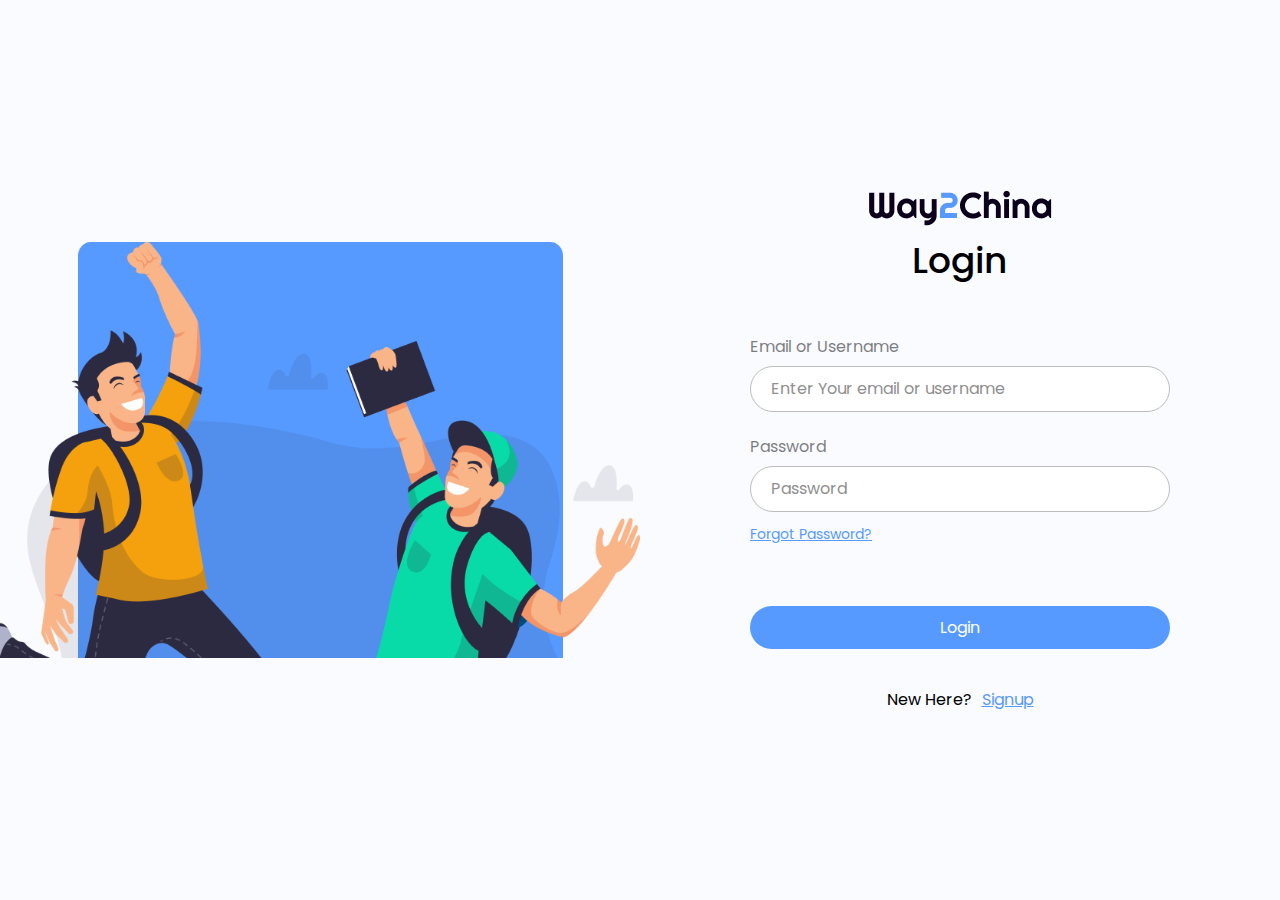
<file: login.html>
<!doctype html>
<html lang="en">

<head>
    <!-- Required meta tags -->
    <meta charset="utf-8">
    <meta name="viewport" content="width=device-width, initial-scale=1">

    <!-- Bootstrap CSS -->
    <link rel="stylesheet" href="/assets/bootstrap-5.3.0/css/bootstrap.min.css">

    <!-- Custom CSS -->
    <link rel="stylesheet" href="style.css">

    <title>Login</title>
</head>

<body>
    <main>
        <section class="authentication-wrapper">
            <div class="wrapper-background">
                <img src="assets/images/login-illustration.png" alt="Illustration" class="img-fluid">
            </div>
            <div class="wrapper-content">
                <div class="container">
                    <div class="row">
                        <div class="col-12">
                            <a href="/" class="d-block text-center mb-2">
                                <img src="assets/images/Way2China-Logo.png" class="img-fluid mx-auto"></img>
                            </a>
                            <div class="authentication-title">
                                Login
                            </div>
                            <div class="authentication-form">
                                <form>
                                    <div class="mb-3">
                                        <label for="login-email" class="form-label">Email or Username</label>
                                        <input type="email" class="form-control" id="login-email" placeholder="Enter Your email or username">
                                    </div>
                                    <div>
                                        <label for="login-password" class="form-label">Password</label>
                                        <input type="password" class="form-control" id="login-password"placeholder="Password">
                                    </div>
                                    <div class="form-links">
                                        <a href="javascript:">forgot password?</a>
                                    </div>
                                    <a href="application.html" type="submit" class="btn form-submit-button">login</a>
                                </form>
                                <div class="form-more-option">
                                    new here?
                                    <a href="registration.html">signup</a>
                                </div>
                            </div>
                        </div>
                    </div>
                </div>
            </div>
        </section>
    </main>
    <!-- Optional JavaScript; choose one of the two! -->

    <!-- Option 1: Bootstrap Bundle with Popper -->
    <script src="/assets/bootstrap-5.3.0/js/bootstrap.bundle.min.js"></script>
</body>

</html>
</file>
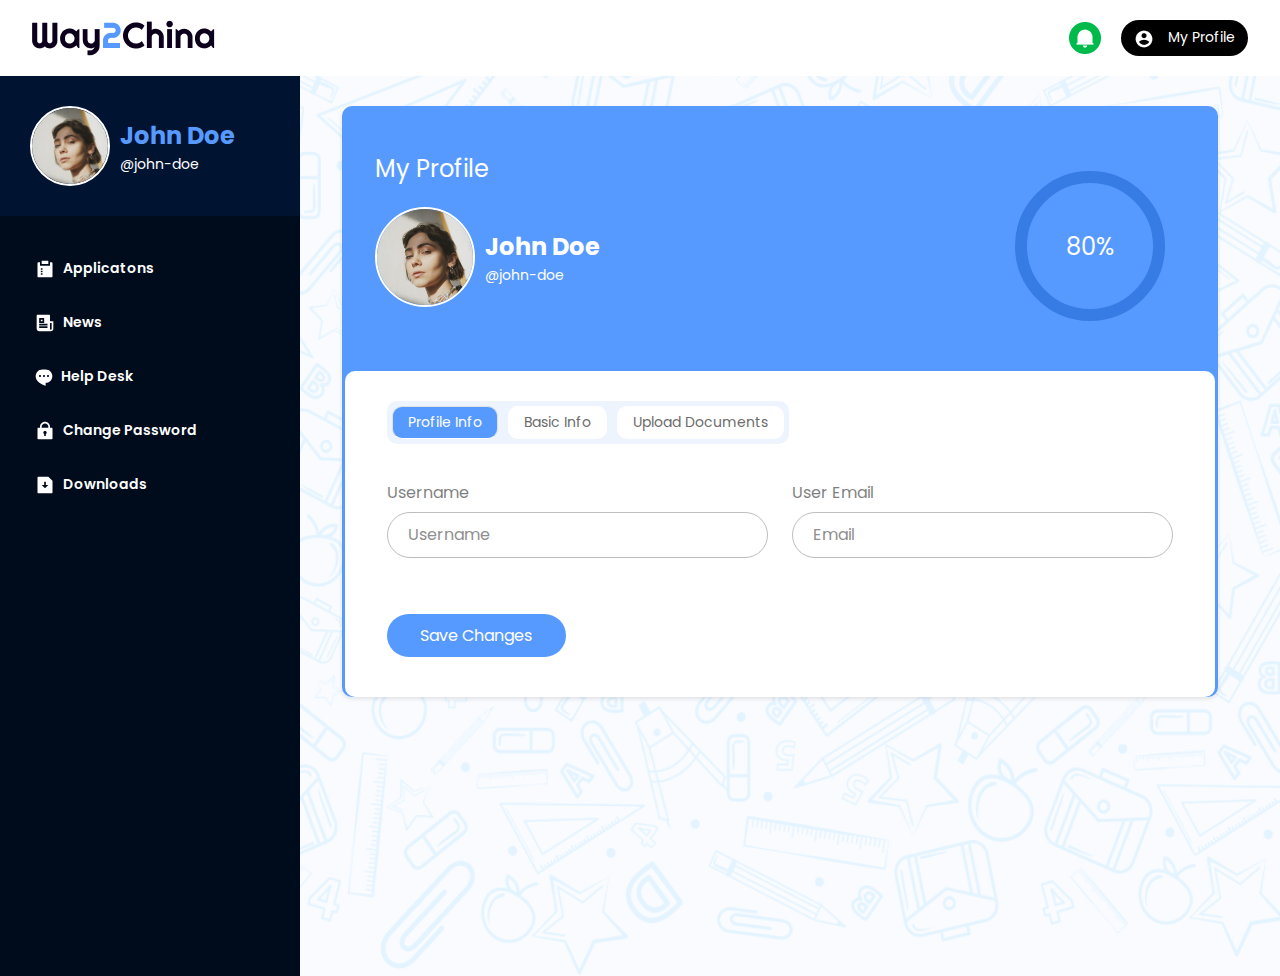
<file: my-profile.html>
<!doctype html>
<html lang="en">

<head>
    <!-- Required meta tags -->
    <meta charset="utf-8">
    <meta name="viewport" content="width=device-width, initial-scale=1">

    <!-- Bootstrap CSS -->
    <link rel="stylesheet" href="/assets/bootstrap-5.3.0/css/bootstrap.min.css">

    <!-- Custom CSS -->
    <link rel="stylesheet" href="style.css">

    <!-- FONT AWESOME -->
    <link rel="stylesheet" href="https://cdnjs.cloudflare.com/ajax/libs/font-awesome/4.7.0/css/font-awesome.min.css">

    <title>My Profile</title>
</head>

<body class="dashboard-wrapper">
    <header class="way2china-dashboard-header">
        <div class="container-fluid">
            <div class="row">
                <div class="col-6 d-flex align-items-center">
                    <a href="/">
                        <img src="assets/images/Way2China-Logo.png" alt="Site Logo" class="img-fluid">
                    </a>
                </div>
                <div class="col-6 d-flex align-items-center justify-content-end text-end">
                    <a href="#" class="notification-icon">
                        <img src="assets/images/notification-icon.png" alt="Bell" class="img-fluid">
                    </a>
                    <div class="dropdown my-profile-dropdown">
                        <button class="btn dropdown-toggle" type="button" id="dropdownMenuMyProfile"
                            data-bs-toggle="dropdown" aria-expanded="false">
                            <img src="assets/images/view-profile-icon-whie.png" alt="Profile Icon">
                            <span class="dropdown-title">My Profile</span>
                        </button>
                        <ul class="dropdown-menu dropdown-menu-end" aria-labelledby="dropdownMenuMyProfile">
                            <div class="user-profile-detail">
                                <div class="user-image">
                                    <img src="assets/images/bibi.jpg" alt="Image" class="img-fluid">
                                </div>
                                <div class="user-detail">
                                    <div class="fullname">john doe</div>
                                    <div class="username">@john-doe</div>
                                </div>
                            </div>
                            <li>
                                <a class="dropdown-item" href="my-profile.html">
                                    <img src="assets/images/view-profile-icon.png" alt="Profile Icon">
                                    view profile
                                </a>
                            </li>
                            <li>
                                <a class="dropdown-item" href="change-password.html">
                                    <img src="assets/images/change-password-icon.png" alt="Lock Icon">
                                    change password
                                </a>
                            </li>
                            <li>
                                <a class="dropdown-item logout" href="#">
                                    <img src="assets/images/logout-icon.png" alt="Logout Icon">
                                    logout
                                </a>
                            </li>
                        </ul>
                    </div>
                </div>
            </div>
        </div>
    </header>
    <main>
        <section>
            <div class="container-fluid">
                <div class="row">
                    <label for="sidebar-hide-show" class="text-end pe-5 mt-3 d-lg-none d-block">
                        Menu
                        <svg xmlns="http://www.w3.org/2000/svg" width="18" height="18" fill="currentColor"
                            class="bi bi-list" viewBox="0 0 16 16">
                            <path fill-rule="evenodd"
                                d="M2.5 12a.5.5 0 0 1 .5-.5h10a.5.5 0 0 1 0 1H3a.5.5 0 0 1-.5-.5zm0-4a.5.5 0 0 1 .5-.5h10a.5.5 0 0 1 0 1H3a.5.5 0 0 1-.5-.5zm0-4a.5.5 0 0 1 .5-.5h10a.5.5 0 0 1 0 1H3a.5.5 0 0 1-.5-.5z" />
                        </svg>
                    </label>
                    <input type="checkbox" id="sidebar-hide-show" class="d-none">
                    <div class="col-lg-3 sidebar p-0">
                        <div class="sidebar-user-detail">
                            <div class="image">
                                <img src="assets/images/bibi.jpg" alt="Profile Photo" class="img-fluid">
                            </div>
                            <div class="detail">
                                <div class="name">john doe</div>
                                <div class="username">@john-doe</div>
                            </div>
                        </div>
                        <ul class="sidebar-menu">
                            <li>
                                <a href="application.html" >
                                    <svg width="20" height="20" viewBox="0 0 20 20" fill="none"
                                        xmlns="http://www.w3.org/2000/svg">
                                        <path
                                            d="M5 3.33329V6.66663H15V3.33329H16.6725C17.1292 3.33329 17.5 3.70413 17.5 4.16079V17.5058C17.4998 17.7252 17.4125 17.9355 17.2574 18.0907C17.1022 18.2458 16.8919 18.3331 16.6725 18.3333H3.3275C3.1081 18.3331 2.89775 18.2458 2.74261 18.0907C2.58747 17.9355 2.50022 17.7252 2.5 17.5058V4.16079C2.5 3.70413 2.87083 3.33329 3.3275 3.33329H5ZM7.5 14.1666H5.83333V15.8333H7.5V14.1666ZM7.5 11.6666H5.83333V13.3333H7.5V11.6666ZM7.5 9.16663H5.83333V10.8333H7.5V9.16663ZM13.3333 1.66663V4.99996H6.66667V1.66663H13.3333Z"
                                            fill="white" />
                                    </svg>
                                    applicatons
                                </a>
                            </li>
                            <li>
                                <a href="news.html">
                                    <svg width="20" height="20" viewBox="0 0 20 20" fill="none"
                                        xmlns="http://www.w3.org/2000/svg">
                                        <path
                                            d="M15.8332 18.3333H4.1665C3.50346 18.3333 2.86758 18.0699 2.39874 17.6011C1.9299 17.1323 1.6665 16.4964 1.6665 15.8333V2.50001C1.6665 2.27899 1.7543 2.06703 1.91058 1.91075C2.06686 1.75447 2.27882 1.66667 2.49984 1.66667H14.1665C14.3875 1.66667 14.5995 1.75447 14.7558 1.91075C14.912 2.06703 14.9998 2.27899 14.9998 2.50001V8.33334H18.3332V15.8333C18.3332 16.4964 18.0698 17.1323 17.6009 17.6011C17.1321 18.0699 16.4962 18.3333 15.8332 18.3333ZM14.9998 10V15.8333C14.9998 16.0544 15.0876 16.2663 15.2439 16.4226C15.4002 16.5789 15.6122 16.6667 15.8332 16.6667C16.0542 16.6667 16.2661 16.5789 16.4224 16.4226C16.5787 16.2663 16.6665 16.0544 16.6665 15.8333V10H14.9998ZM4.1665 5.00001V10H9.1665V5.00001H4.1665ZM4.1665 10.8333V12.5H12.4998V10.8333H4.1665ZM4.1665 13.3333V15H12.4998V13.3333H4.1665ZM5.83317 6.66667H7.49984V8.33334H5.83317V6.66667Z"
                                            fill="white" />
                                    </svg>
                                    news
                                </a>
                            </li>
                            <li>
                                <a href="help-desk.html">
                                    <svg width="18" height="17" viewBox="0 0 18 17" fill="none"
                                        xmlns="http://www.w3.org/2000/svg">
                                        <path fill-rule="evenodd" clip-rule="evenodd"
                                            d="M10.6665 0.5H7.33317C5.56506 0.5 3.86937 1.20238 2.61913 2.45262C1.36888 3.70286 0.666504 5.39856 0.666504 7.16667C0.666504 12.5833 6.49984 15.0833 10.6665 16.75V13.8333C12.4346 13.8333 14.1303 13.131 15.3805 11.8807C16.6308 10.6305 17.3332 8.93478 17.3332 7.16667C17.3332 5.39856 16.6308 3.70286 15.3805 2.45262C14.1303 1.20238 12.4346 0.5 10.6665 0.5ZM5.99988 7C5.99988 7.55228 5.55216 8 4.99988 8C4.44759 8 3.99988 7.55228 3.99988 7C3.99988 6.44772 4.44759 6 4.99988 6C5.55216 6 5.99988 6.44772 5.99988 7ZM9.99988 7C9.99988 7.55228 9.55216 8 8.99988 8C8.44759 8 7.99988 7.55228 7.99988 7C7.99988 6.44772 8.44759 6 8.99988 6C9.55216 6 9.99988 6.44772 9.99988 7ZM12.9999 8C13.5522 8 13.9999 7.55228 13.9999 7C13.9999 6.44772 13.5522 6 12.9999 6C12.4476 6 11.9999 6.44772 11.9999 7C11.9999 7.55228 12.4476 8 12.9999 8Z"
                                            fill="white" />
                                    </svg>
                                    help desk
                                </a>
                            </li>
                            <li>
                                <a href="change-password.html">
                                    <svg width="20" height="20" viewBox="0 0 20 20" fill="none"
                                        xmlns="http://www.w3.org/2000/svg">
                                        <path
                                            d="M15 6.66671H16.6667C16.8877 6.66671 17.0996 6.7545 17.2559 6.91079C17.4122 7.06707 17.5 7.27903 17.5 7.50004V17.5C17.5 17.7211 17.4122 17.933 17.2559 18.0893C17.0996 18.2456 16.8877 18.3334 16.6667 18.3334H3.33333C3.11232 18.3334 2.90036 18.2456 2.74408 18.0893C2.5878 17.933 2.5 17.7211 2.5 17.5V7.50004C2.5 7.27903 2.5878 7.06707 2.74408 6.91079C2.90036 6.7545 3.11232 6.66671 3.33333 6.66671H5V5.83337C5 4.50729 5.52678 3.23552 6.46447 2.29784C7.40215 1.36016 8.67392 0.833374 10 0.833374C11.3261 0.833374 12.5979 1.36016 13.5355 2.29784C14.4732 3.23552 15 4.50729 15 5.83337V6.66671ZM9.16667 13.11V15H10.8333V13.11C11.1511 12.9266 11.3994 12.6434 11.5398 12.3045C11.6802 11.9655 11.7048 11.5897 11.6099 11.2353C11.5149 10.8809 11.3057 10.5678 11.0146 10.3444C10.7235 10.1211 10.3669 10 10 10C9.63311 10 9.27647 10.1211 8.9854 10.3444C8.69432 10.5678 8.48508 10.8809 8.39012 11.2353C8.29517 11.5897 8.3198 11.9655 8.4602 12.3045C8.6006 12.6434 8.84893 12.9266 9.16667 13.11ZM13.3333 6.66671V5.83337C13.3333 4.94932 12.9821 4.10147 12.357 3.47635C11.7319 2.85123 10.8841 2.50004 10 2.50004C9.11594 2.50004 8.2681 2.85123 7.64298 3.47635C7.01786 4.10147 6.66667 4.94932 6.66667 5.83337V6.66671H13.3333Z"
                                            fill="white" />
                                    </svg>
                                    change password
                                </a>
                            </li>
                            <li>
                                <a href="downloads.html">
                                    <svg width="20" height="20" viewBox="0 0 20 20" fill="none"
                                        xmlns="http://www.w3.org/2000/svg">
                                        <path
                                            d="M13.3333 1.66666L17.5 5.83333V17.5067C17.4998 17.726 17.4125 17.9362 17.2573 18.0913C17.1022 18.2463 16.8918 18.3333 16.6725 18.3333H3.3275C3.10865 18.3318 2.89918 18.2442 2.74435 18.0896C2.58951 17.9349 2.50175 17.7255 2.5 17.5067V2.49333C2.5 2.03666 2.87083 1.66666 3.3275 1.66666H13.3333ZM10.8333 10V6.66666H9.16667V10H6.66667L10 13.3333L13.3333 10H10.8333Z"
                                            fill="white" />
                                    </svg>
                                    downloads
                                </a>
                            </li>
                        </ul>
                    </div>
                    <div class="col-lg-9 main-dashboard-section">
                        <div class="row max-width-1024">
                            <div class="col-12">
                                <div class="basic-card my-profile-card">
                                    <div class="row">
                                        <div class="col-md-9 col-12 p-0">
                                            <div class="title">my profile</div>
                                            <div class="profile-user-detail">
                                                <div class="image">
                                                    <img src="assets/images/bibi.jpg" alt="Profile Photo"
                                                        class="img-fluid">
                                                </div>
                                                <div class="detail">
                                                    <div class="name">john doe</div>
                                                    <div class="username">@john-doe</div>
                                                </div>
                                            </div>
                                        </div>
                                        <div class="col-md-3 col-12">
                                            <div class="progress blue">
                                                <span class="progress-left">
                                                    <span class="progress-bar"></span>
                                                </span>
                                                <span class="progress-right">
                                                    <span class="progress-bar"></span>
                                                </span>
                                                <div class="progress-value">80%</div>
                                            </div>
                                        </div>
                                    </div>
                                    <div class="row profile-tabs-row">
                                        <div class="col-12 profile-tabs">
                                            <ul class="nav nav-tabs" id="profileTab" role="tablist">
                                                <li class="nav-item" role="presentation">
                                                    <button class="nav-link active" id="profile-info-tab"
                                                        data-bs-toggle="tab" data-bs-target="#profile-info"
                                                        type="button" role="tab" aria-controls="profile-info"
                                                        aria-selected="true">profile info</button>
                                                </li>
                                                <li class="nav-item" role="presentation">
                                                    <button class="nav-link" id="basic-info-tab" data-bs-toggle="tab"
                                                        data-bs-target="#basic-info" type="button" role="tab"
                                                        aria-controls="basic-info" aria-selected="false">basic
                                                        info</button>
                                                </li>
                                                <li class="nav-item" role="presentation">
                                                    <button class="nav-link" id="upload-document-tab"
                                                        data-bs-toggle="tab" data-bs-target="#upload-document"
                                                        type="button" role="tab" aria-controls="upload-document"
                                                        aria-selected="false">upload documents</button>
                                                </li>
                                            </ul>
                                            <div class="tab-content" id="profileTabContent">
                                                <div class="tab-pane fade show active" id="profile-info" role="tabpanel"
                                                    aria-labelledby="profile-info-tab">
                                                    <form class="profile-info-form">
                                                        <div class="row">
                                                            <div class="col-md-6 mb-3">
                                                                <label for="info-username"
                                                                    class="form-label">Username</label>
                                                                <input type="text" class="form-control"
                                                                    id="info-username" placeholder="Username">
                                                            </div>
                                                            <div class="col-md-6 col-12">
                                                                <label for="info-email" class="form-label">User
                                                                    Email</label>
                                                                <input type="Email" class="form-control" id="info-email"
                                                                    placeholder="Email">
                                                            </div>
                                                        </div>
                                                        <div>
                                                            <div class="row">
                                                                <div class="col-3">
                                                                    <a href="application.html" type="submit"
                                                                        class="btn form-submit-button mt-0">save
                                                                        changes</a>
                                                                </div>
                                                            </div>
                                                    </form>
                                                </div>
                                            </div>
                                            <div class="tab-pane fade" id="basic-info" role="tabpanel" aria-labelledby="basic-info-tab">
                                                <form class="profile-info-form">
                                                    <div class="row">
                                                        <div class="col-md-6 mb-3">
                                                            <label for="user-passport-number"
                                                                class="form-label">Passport Number</label>
                                                            <input type="text" class="form-control" id="user-passport-number"
                                                                placeholder="Passport No.">
                                                        </div>
                                                        <div class="col-md-6 col-12">
                                                            <label for="user-full-name" class="form-label">Full Name</label>
                                                            <input type="text" class="form-control" id="user-full-name"
                                                                placeholder="Full Name">
                                                        </div>
                                                    </div>
                                                    <div class="row">
                                                        <div class="col-md-6 mb-3">
                                                            <label for="user-given-name"
                                                                class="form-label">Given Name(s)</label>
                                                            <input type="text" class="form-control" id="user-given-name"
                                                                placeholder="Given Name's">
                                                        </div>
                                                        <div class="col-md-6 col-12">
                                                            <label for="user-gender" class="form-label">Gender</label>
                                                            <!-- <input type="text" class="form-control" id="user-gender"
                                                                placeholder="Gender"> -->
                                                            <select name="" id="user-gender">
                                                                <option value="" disabled>Select Gender</option>
                                                                <option value="male">Male</option>
                                                                <option value="female">Female</option>
                                                                <option value="other">Other</option>
                                                            </select>
                                                        </div>
                                                    </div>
                                                    <div class="row">
                                                        <div class="col-md-6 mb-3">
                                                            <label for="user-birth-date"
                                                                class="form-label">Date of Birth</label>
                                                            <input type="date" class="form-control" id="user-birth-date">
                                                        </div>
                                                        <div class="col-md-6 col-12">
                                                            <label for="user-nationality" class="form-label">Nationality</label>
                                                            <input type="text" class="form-control" id="user-nationality"
                                                                placeholder="Nationality">
                                                        </div>
                                                    </div>
                                                    <div class="row">
                                                        <div class="col-md-6 mb-3">
                                                            <label for="user-phone"
                                                                class="form-label">Phone</label>
                                                            <input type="text" class="form-control" id="user-phone"
                                                                placeholder="Phone No.">
                                                        </div>
                                                        <div class="col-md-6 col-12">
                                                            <label for="user-phone-2"
                                                                class="form-label">Phone 2</label>
                                                            <input type="text" class="form-control" id="user-phone-2"
                                                                placeholder="Phone No. 2">
                                                        </div>
                                                    </div>
                                                    <div class="row">
                                                        <div class="col-md-6 mb-3">
                                                            <label for="user-address"
                                                                class="form-label">Post Address</label>
                                                            <input type="text" class="form-control" id="user-address"
                                                                placeholder="Address">
                                                        </div>
                                                        <div class="col-md-6 col-12">
                                                            <label for="user-religion" class="form-label">Religion</label>
                                                            <input type="Email" class="form-control" id="user-religion"
                                                                placeholder="Religion">
                                                        </div>
                                                    </div>
                                                    <div class="row">
                                                        <div class="col-md-6 col-12">
                                                            <label for="user-occupation" class="form-label">Occupation</label>
                                                            <input type="text" class="form-control" id="user-occupation"
                                                                placeholder="Occupation">
                                                        </div>
                                                    </div>
                                                    <!--  -->
                                                    <div class="row">
                                                        <div class="col-3">
                                                            <a href="application.html" type="submit"
                                                                class="btn form-submit-button mt-0">save
                                                                changes</a>
                                                        </div>
                                                    </div>
                                                </form>
                                            </div>
                                            <div class="tab-pane fade" id="upload-document" role="tabpanel"
                                                aria-labelledby="upload-document-tab">
                                                <form class="profile-info-form">
                                                    <div class="row">
                                                        <div class="col-md-6 mb-3">
                                                            <div class="file-input">
                                                                <label class="form-label">Passport information page (Scanned copy)</label>
                                                                <input type="file" id="passport-file" class="file d-none">
                                                                <label for="passport-file" class="file-button">
                                                                  Upload file
                                                                </label>
                                                                <label class="form-label">Picture that you hold your passport </label>
                                                                <div class="passport-file-name"></div>
                                                              </div>
                                                        </div>
                                                    </div>
                                                    <div class="row">
                                                        <div class="col-md-6 mb-3">
                                                            <div class="file-input">
                                                                <label class="form-label">Visa page if you are in China</label>
                                                                <br>
                                                                <input type="file" id="visa-file" class="file d-none">
                                                                <label for="visa-file" class="file-button">
                                                                  Upload file
                                                                </label>
                                                                <label class="form-label">Resident permit if you are in China </label>
                                                                <div class="passport-file-name" id="visa-file-name"></div>
                                                              </div>
                                                        </div>
                                                    </div>
                                                    <div>
                                                        <div class="row">
                                                            <div class="col-3">
                                                                <a href="application.html" type="submit"
                                                                    class="btn form-submit-button mt-0">save
                                                                    changes</a>
                                                            </div>
                                                        </div>
                                                </form>
                                            </div>
                                        </div>
                                    </div>
                                </div>
                            </div>
                        </div>
                    </div>
                </div>
            </div>
            </div>
        </section>
    </main>
    <!-- Optional JavaScript; choose one of the two! -->

    <!-- Option 1: Bootstrap Bundle with Popper -->
    <script src="/assets/bootstrap-5.3.0/js/bootstrap.bundle.min.js"></script>

    <script src="assets/js/index.js"></script>
</body>

</html>
</file>
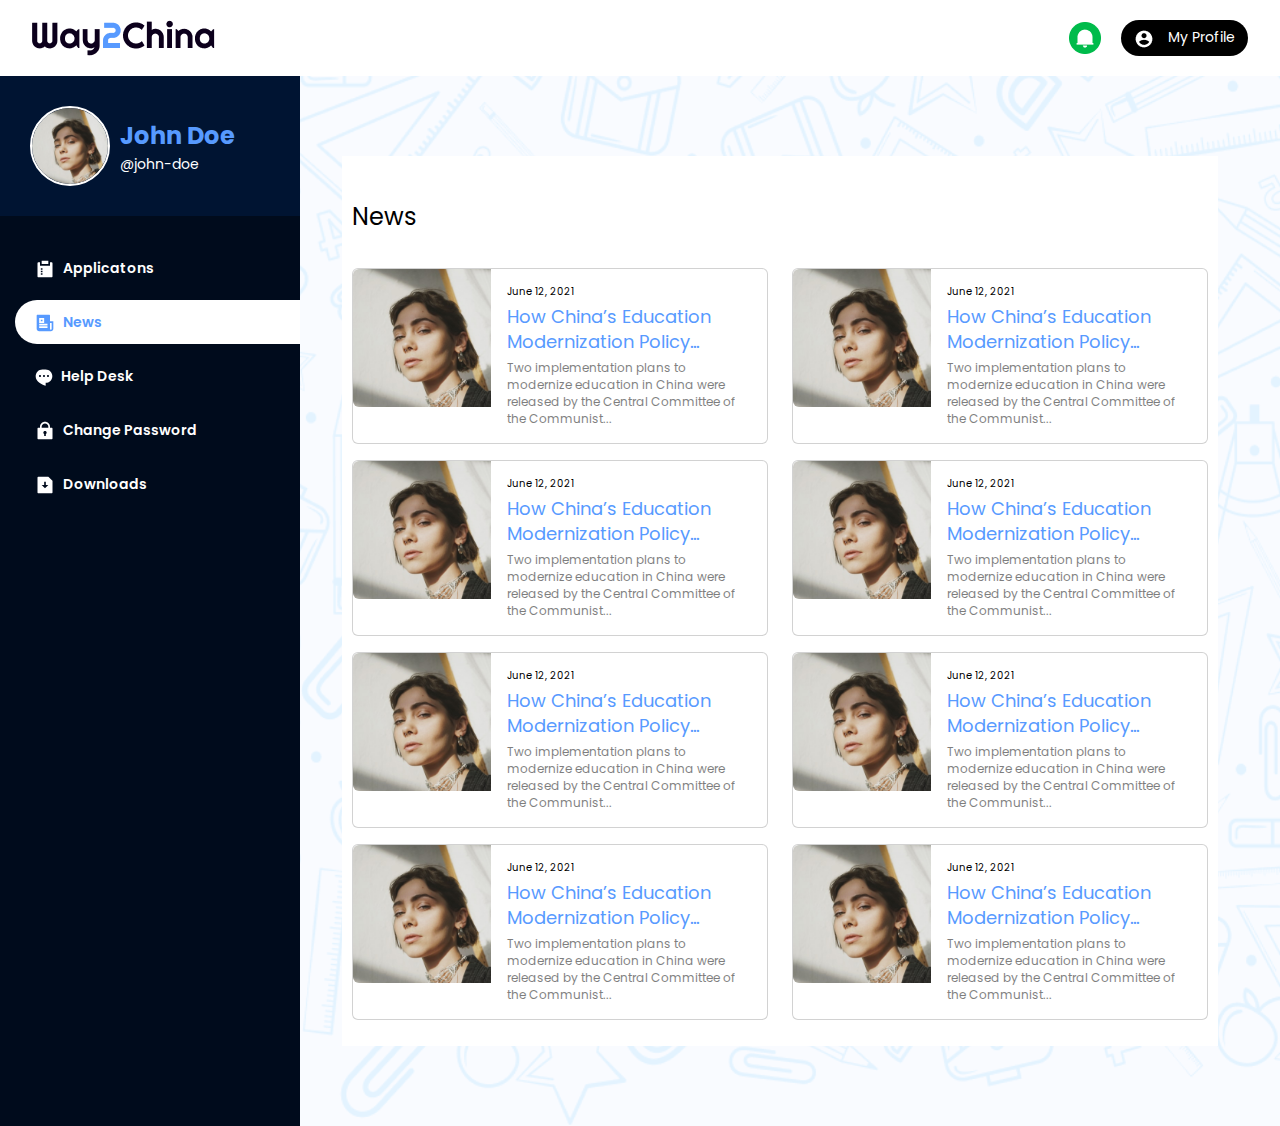
<file: news.html>
<!doctype html>
<html lang="en">

<head>
  <!-- Required meta tags -->
  <meta charset="utf-8">
  <meta name="viewport" content="width=device-width, initial-scale=1">

  <!-- Bootstrap CSS -->
  <link rel="stylesheet" href="/assets/bootstrap-5.3.0/css/bootstrap.min.css">

  <!-- Custom CSS -->
  <link rel="stylesheet" href="style.css">

  <!-- FONT AWESOME -->
  <link rel="stylesheet" href="https://cdnjs.cloudflare.com/ajax/libs/font-awesome/4.7.0/css/font-awesome.min.css">

  <title>News</title>
</head>

<body class="dashboard-wrapper">
  <header class="way2china-dashboard-header">
    <div class="container-fluid">
        <div class="row">
            <div class="col-6 d-flex align-items-center">
                <a href="/">
                    <img src="assets/images/Way2China-Logo.png" alt="Site Logo" class="img-fluid">
                </a>
            </div>
            <div class="col-6 d-flex align-items-center justify-content-end text-end">
                <a href="#" class="notification-icon">
                    <img src="assets/images/notification-icon.png" alt="Bell" class="img-fluid">
                </a>
                <div class="dropdown my-profile-dropdown">
                    <button class="btn dropdown-toggle" type="button" id="dropdownMenuMyProfile"
                        data-bs-toggle="dropdown" aria-expanded="false">
                        <img src="assets/images/view-profile-icon-whie.png" alt="Profile Icon">
                        <span class="dropdown-title">My Profile</span>
                    </button>
                    <ul class="dropdown-menu dropdown-menu-end" aria-labelledby="dropdownMenuMyProfile">
                        <div class="user-profile-detail">
                            <div class="user-image">
                                <img src="assets/images/bibi.jpg" alt="Image" class="img-fluid">
                            </div>
                            <div class="user-detail">
                                <div class="fullname">john doe</div>
                                <div class="username">@john-doe</div>
                            </div>
                        </div>
                        <li>
                            <a class="dropdown-item" href="my-profile.html">
                                <img src="assets/images/view-profile-icon.png" alt="Profile Icon">
                                view profile
                            </a>
                        </li>
                        <li>
                            <a class="dropdown-item" href="change-password.html">
                                <img src="assets/images/change-password-icon.png" alt="Lock Icon">
                                change password
                            </a>
                        </li>
                        <li>
                            <a class="dropdown-item logout" href="#">
                                <img src="assets/images/logout-icon.png" alt="Logout Icon">
                                logout
                            </a>
                        </li>
                    </ul>
                </div>
            </div>
        </div>
    </div>
  </header>
  <main>
    <section>
      <div class="container-fluid">
        <div class="row">
          <label for="sidebar-hide-show" class="text-end pe-5 mt-3 d-lg-none d-block">
            Menu
            <svg xmlns="http://www.w3.org/2000/svg" width="18" height="18" fill="currentColor" class="bi bi-list"
              viewBox="0 0 16 16">
              <path fill-rule="evenodd"
                d="M2.5 12a.5.5 0 0 1 .5-.5h10a.5.5 0 0 1 0 1H3a.5.5 0 0 1-.5-.5zm0-4a.5.5 0 0 1 .5-.5h10a.5.5 0 0 1 0 1H3a.5.5 0 0 1-.5-.5zm0-4a.5.5 0 0 1 .5-.5h10a.5.5 0 0 1 0 1H3a.5.5 0 0 1-.5-.5z" />
            </svg>
          </label>
          <input type="checkbox" id="sidebar-hide-show" class="d-none">
          <div class="col-lg-3 sidebar p-0">
            <div class="sidebar-user-detail">
              <div class="image">
                <img src="assets/images/bibi.jpg" alt="Profile Photo" class="img-fluid">
              </div>
              <div class="detail">
                <div class="name">john doe</div>
                <div class="username">@john-doe</div>
              </div>
            </div>
            <ul class="sidebar-menu">
              <li>
                <a href="application.html">
                  <svg width="20" height="20" viewBox="0 0 20 20" fill="none" xmlns="http://www.w3.org/2000/svg">
                    <path
                      d="M5 3.33329V6.66663H15V3.33329H16.6725C17.1292 3.33329 17.5 3.70413 17.5 4.16079V17.5058C17.4998 17.7252 17.4125 17.9355 17.2574 18.0907C17.1022 18.2458 16.8919 18.3331 16.6725 18.3333H3.3275C3.1081 18.3331 2.89775 18.2458 2.74261 18.0907C2.58747 17.9355 2.50022 17.7252 2.5 17.5058V4.16079C2.5 3.70413 2.87083 3.33329 3.3275 3.33329H5ZM7.5 14.1666H5.83333V15.8333H7.5V14.1666ZM7.5 11.6666H5.83333V13.3333H7.5V11.6666ZM7.5 9.16663H5.83333V10.8333H7.5V9.16663ZM13.3333 1.66663V4.99996H6.66667V1.66663H13.3333Z"
                      fill="white" />
                  </svg>
                  applicatons
                </a>
              </li>
              <li class="active">
                <a href="news.html">
                  <svg width="20" height="20" viewBox="0 0 20 20" fill="none" xmlns="http://www.w3.org/2000/svg">
                    <path
                      d="M15.8332 18.3333H4.1665C3.50346 18.3333 2.86758 18.0699 2.39874 17.6011C1.9299 17.1323 1.6665 16.4964 1.6665 15.8333V2.50001C1.6665 2.27899 1.7543 2.06703 1.91058 1.91075C2.06686 1.75447 2.27882 1.66667 2.49984 1.66667H14.1665C14.3875 1.66667 14.5995 1.75447 14.7558 1.91075C14.912 2.06703 14.9998 2.27899 14.9998 2.50001V8.33334H18.3332V15.8333C18.3332 16.4964 18.0698 17.1323 17.6009 17.6011C17.1321 18.0699 16.4962 18.3333 15.8332 18.3333ZM14.9998 10V15.8333C14.9998 16.0544 15.0876 16.2663 15.2439 16.4226C15.4002 16.5789 15.6122 16.6667 15.8332 16.6667C16.0542 16.6667 16.2661 16.5789 16.4224 16.4226C16.5787 16.2663 16.6665 16.0544 16.6665 15.8333V10H14.9998ZM4.1665 5.00001V10H9.1665V5.00001H4.1665ZM4.1665 10.8333V12.5H12.4998V10.8333H4.1665ZM4.1665 13.3333V15H12.4998V13.3333H4.1665ZM5.83317 6.66667H7.49984V8.33334H5.83317V6.66667Z"
                      fill="white" />
                  </svg>
                  news
                </a>
              </li>
              <li>
                <a href="help-desk.html">
                  <svg width="18" height="17" viewBox="0 0 18 17" fill="none" xmlns="http://www.w3.org/2000/svg">
                    <path fill-rule="evenodd" clip-rule="evenodd"
                      d="M10.6665 0.5H7.33317C5.56506 0.5 3.86937 1.20238 2.61913 2.45262C1.36888 3.70286 0.666504 5.39856 0.666504 7.16667C0.666504 12.5833 6.49984 15.0833 10.6665 16.75V13.8333C12.4346 13.8333 14.1303 13.131 15.3805 11.8807C16.6308 10.6305 17.3332 8.93478 17.3332 7.16667C17.3332 5.39856 16.6308 3.70286 15.3805 2.45262C14.1303 1.20238 12.4346 0.5 10.6665 0.5ZM5.99988 7C5.99988 7.55228 5.55216 8 4.99988 8C4.44759 8 3.99988 7.55228 3.99988 7C3.99988 6.44772 4.44759 6 4.99988 6C5.55216 6 5.99988 6.44772 5.99988 7ZM9.99988 7C9.99988 7.55228 9.55216 8 8.99988 8C8.44759 8 7.99988 7.55228 7.99988 7C7.99988 6.44772 8.44759 6 8.99988 6C9.55216 6 9.99988 6.44772 9.99988 7ZM12.9999 8C13.5522 8 13.9999 7.55228 13.9999 7C13.9999 6.44772 13.5522 6 12.9999 6C12.4476 6 11.9999 6.44772 11.9999 7C11.9999 7.55228 12.4476 8 12.9999 8Z"
                      fill="white" />
                  </svg>
                  help desk
                </a>
              </li>
              <li>
                <a href="change-password.html">
                  <svg width="20" height="20" viewBox="0 0 20 20" fill="none" xmlns="http://www.w3.org/2000/svg">
                    <path
                      d="M15 6.66671H16.6667C16.8877 6.66671 17.0996 6.7545 17.2559 6.91079C17.4122 7.06707 17.5 7.27903 17.5 7.50004V17.5C17.5 17.7211 17.4122 17.933 17.2559 18.0893C17.0996 18.2456 16.8877 18.3334 16.6667 18.3334H3.33333C3.11232 18.3334 2.90036 18.2456 2.74408 18.0893C2.5878 17.933 2.5 17.7211 2.5 17.5V7.50004C2.5 7.27903 2.5878 7.06707 2.74408 6.91079C2.90036 6.7545 3.11232 6.66671 3.33333 6.66671H5V5.83337C5 4.50729 5.52678 3.23552 6.46447 2.29784C7.40215 1.36016 8.67392 0.833374 10 0.833374C11.3261 0.833374 12.5979 1.36016 13.5355 2.29784C14.4732 3.23552 15 4.50729 15 5.83337V6.66671ZM9.16667 13.11V15H10.8333V13.11C11.1511 12.9266 11.3994 12.6434 11.5398 12.3045C11.6802 11.9655 11.7048 11.5897 11.6099 11.2353C11.5149 10.8809 11.3057 10.5678 11.0146 10.3444C10.7235 10.1211 10.3669 10 10 10C9.63311 10 9.27647 10.1211 8.9854 10.3444C8.69432 10.5678 8.48508 10.8809 8.39012 11.2353C8.29517 11.5897 8.3198 11.9655 8.4602 12.3045C8.6006 12.6434 8.84893 12.9266 9.16667 13.11ZM13.3333 6.66671V5.83337C13.3333 4.94932 12.9821 4.10147 12.357 3.47635C11.7319 2.85123 10.8841 2.50004 10 2.50004C9.11594 2.50004 8.2681 2.85123 7.64298 3.47635C7.01786 4.10147 6.66667 4.94932 6.66667 5.83337V6.66671H13.3333Z"
                      fill="white" />
                  </svg>
                  change password
                </a>
              </li>
              <li>
                <a href="downloads.html">
                  <svg width="20" height="20" viewBox="0 0 20 20" fill="none" xmlns="http://www.w3.org/2000/svg">
                    <path
                      d="M13.3333 1.66666L17.5 5.83333V17.5067C17.4998 17.726 17.4125 17.9362 17.2573 18.0913C17.1022 18.2463 16.8918 18.3333 16.6725 18.3333H3.3275C3.10865 18.3318 2.89918 18.2442 2.74435 18.0896C2.58951 17.9349 2.50175 17.7255 2.5 17.5067V2.49333C2.5 2.03666 2.87083 1.66666 3.3275 1.66666H13.3333ZM10.8333 10V6.66666H9.16667V10H6.66667L10 13.3333L13.3333 10H10.8333Z"
                      fill="white" />
                  </svg>
                  downloads
                </a>
              </li>
            </ul>
          </div>
          <div class="col-lg-9 main-dashboard-section">
            <div class="row max-width-1024">
              <div class="dashboard-applications-tabs">
                <div class="col-12">
                  <div class="table-wrapper">
                    <div class="table-title">News</div>
                    <div class="row">
                      <div class="col-6">
                        <div class="card new-card mb-3" style="max-width: 540px;">
                          <div class="row g-0">
                            <div class="col-md-4">
                              <img src="assets/images/bibi.jpg" class="img-fluid rounded-start" alt="...">
                            </div>
                            <div class="col-md-8">
                              <div class="card-body">
                                <div class="date">june 12, 2021</div>
                                <h5 class="card-title">How China’s Education Modernization Policy...</h5>
                                <p class="card-text">Two implementation plans to modernize education in China were
                                  released by the Central Committee of the Communist...</p>
                              </div>
                            </div>
                          </div>
                        </div>
                      </div>
                      <div class="col-6">
                        <div class="card new-card mb-3" style="max-width: 540px;">
                          <div class="row g-0">
                            <div class="col-md-4">
                              <img src="assets/images/bibi.jpg" class="img-fluid rounded-start" alt="...">
                            </div>
                            <div class="col-md-8">
                              <div class="card-body">
                                <div class="date">june 12, 2021</div>
                                <h5 class="card-title">How China’s Education Modernization Policy...</h5>
                                <p class="card-text">Two implementation plans to modernize education in China were
                                  released by the Central Committee of the Communist...</p>
                              </div>
                            </div>
                          </div>
                        </div>
                      </div>
                      <div class="col-6">
                        <div class="card new-card mb-3" style="max-width: 540px;">
                          <div class="row g-0">
                            <div class="col-md-4">
                              <img src="assets/images/bibi.jpg" class="img-fluid rounded-start" alt="...">
                            </div>
                            <div class="col-md-8">
                              <div class="card-body">
                                <div class="date">june 12, 2021</div>
                                <h5 class="card-title">How China’s Education Modernization Policy...</h5>
                                <p class="card-text">Two implementation plans to modernize education in China were
                                  released by the Central Committee of the Communist...</p>
                              </div>
                            </div>
                          </div>
                        </div>
                      </div>
                      <div class="col-6">
                        <div class="card new-card mb-3" style="max-width: 540px;">
                          <div class="row g-0">
                            <div class="col-md-4">
                              <img src="assets/images/bibi.jpg" class="img-fluid rounded-start" alt="...">
                            </div>
                            <div class="col-md-8">
                              <div class="card-body">
                                <div class="date">june 12, 2021</div>
                                <h5 class="card-title">How China’s Education Modernization Policy...</h5>
                                <p class="card-text">Two implementation plans to modernize education in China were
                                  released by the Central Committee of the Communist...</p>
                              </div>
                            </div>
                          </div>
                        </div>
                      </div>
                      <div class="col-6">
                        <div class="card new-card mb-3" style="max-width: 540px;">
                          <div class="row g-0">
                            <div class="col-md-4">
                              <img src="assets/images/bibi.jpg" class="img-fluid rounded-start" alt="...">
                            </div>
                            <div class="col-md-8">
                              <div class="card-body">
                                <div class="date">june 12, 2021</div>
                                <h5 class="card-title">How China’s Education Modernization Policy...</h5>
                                <p class="card-text">Two implementation plans to modernize education in China were
                                  released by the Central Committee of the Communist...</p>
                              </div>
                            </div>
                          </div>
                        </div>
                      </div>
                      <div class="col-6">
                        <div class="card new-card mb-3" style="max-width: 540px;">
                          <div class="row g-0">
                            <div class="col-md-4">
                              <img src="assets/images/bibi.jpg" class="img-fluid rounded-start" alt="...">
                            </div>
                            <div class="col-md-8">
                              <div class="card-body">
                                <div class="date">june 12, 2021</div>
                                <h5 class="card-title">How China’s Education Modernization Policy...</h5>
                                <p class="card-text">Two implementation plans to modernize education in China were
                                  released by the Central Committee of the Communist...</p>
                              </div>
                            </div>
                          </div>
                        </div>
                      </div>
                      <div class="col-6">
                        <div class="card new-card mb-3" style="max-width: 540px;">
                          <div class="row g-0">
                            <div class="col-md-4">
                              <img src="assets/images/bibi.jpg" class="img-fluid rounded-start" alt="...">
                            </div>
                            <div class="col-md-8">
                              <div class="card-body">
                                <div class="date">june 12, 2021</div>
                                <h5 class="card-title">How China’s Education Modernization Policy...</h5>
                                <p class="card-text">Two implementation plans to modernize education in China were
                                  released by the Central Committee of the Communist...</p>
                              </div>
                            </div>
                          </div>
                        </div>
                      </div>
                      <div class="col-6">
                        <div class="card new-card mb-3" style="max-width: 540px;">
                          <div class="row g-0">
                            <div class="col-md-4">
                              <img src="assets/images/bibi.jpg" class="img-fluid rounded-start" alt="...">
                            </div>
                            <div class="col-md-8">
                              <div class="card-body">
                                <div class="date">june 12, 2021</div>
                                <h5 class="card-title">How China’s Education Modernization Policy...</h5>
                                <p class="card-text">Two implementation plans to modernize education in China were
                                  released by the Central Committee of the Communist...</p>
                              </div>
                            </div>
                          </div>
                        </div>
                      </div>
                    </div>
                  </div>
                </div>
              </div>
            </div>
          </div>
        </div>
      </div>
    </section>
  </main>
  <!-- Optional JavaScript; choose one of the two! -->

  <!-- Option 1: Bootstrap Bundle with Popper -->
  <script src="/assets/bootstrap-5.3.0/js/bootstrap.bundle.min.js"></script>
  
</body>

</html>
</file>
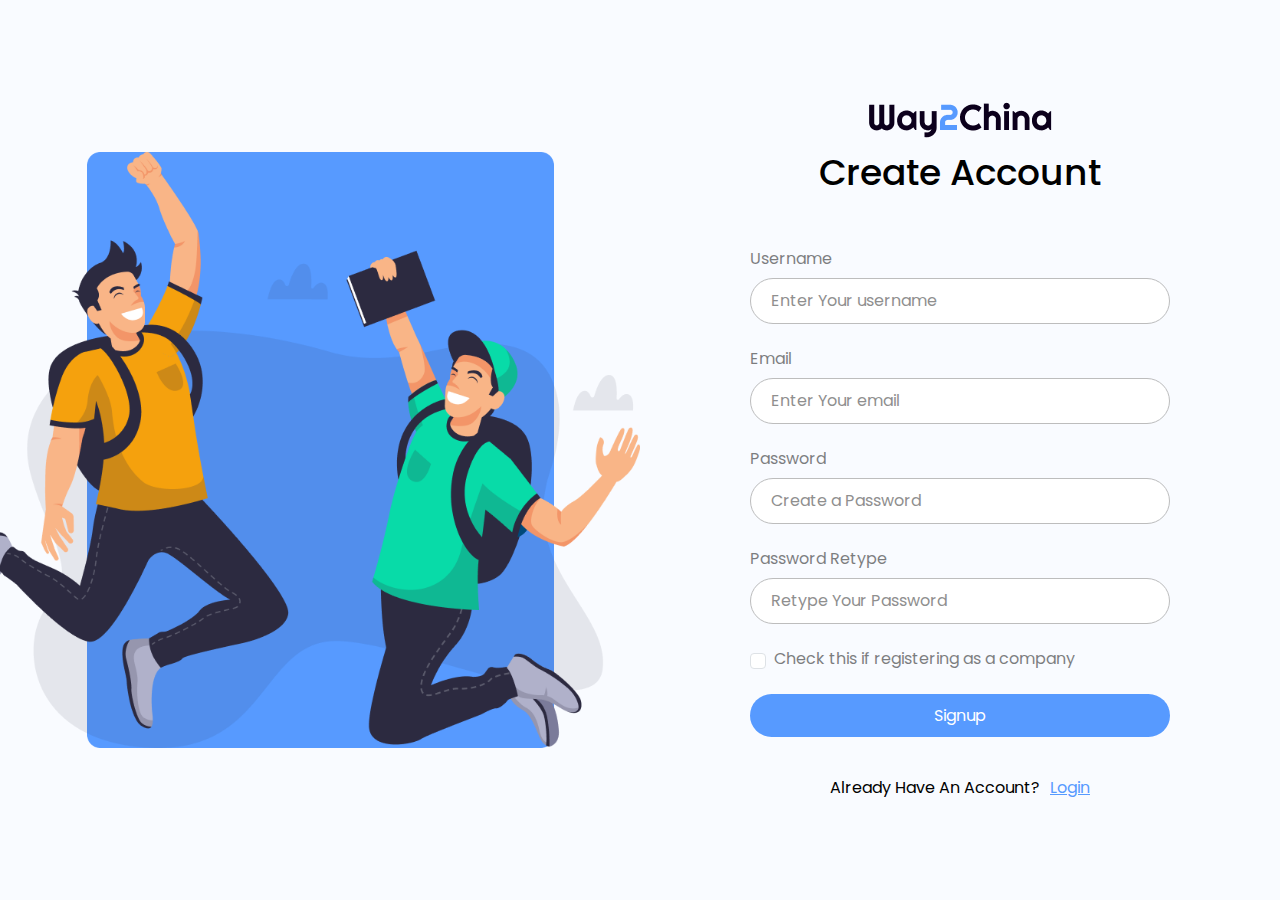
<file: registration.html>
<!doctype html>
<html lang="en">

<head>
    <!-- Required meta tags -->
    <meta charset="utf-8">
    <meta name="viewport" content="width=device-width, initial-scale=1">

    <!-- Bootstrap CSS -->
    <link rel="stylesheet" href="/assets/bootstrap-5.3.0/css/bootstrap.min.css">

    <!-- Custom CSS -->
    <link rel="stylesheet" href="style.css">

    <title>Registraion</title>
</head>

<body>
    <main>
        <section class="authentication-wrapper registration">
            <div class="wrapper-background">
                <img src="assets/images/registration-illustration.png" alt="Illustration" class="img-fluid">
            </div>
            <div class="wrapper-content">
                <div class="container">
                    <div class="row">
                        <div class="col-12">
                            <a href="/" class="d-block text-center mb-2">
                                <img src="assets/images/Way2China-Logo.png" class="img-fluid mx-auto"></img>
                            </a>
                            <div class="authentication-title">
                                create account
                            </div>
                            <div class="authentication-form">
                                <form>
                                    <div class="mb-3">
                                        <label for="registration-username" class="form-label">Username</label>
                                        <input type="email" class="form-control" id="registration-username" placeholder="Enter Your username">
                                    </div>
                                    <div class="mb-3">
                                        <label for="registration-email" class="form-label">Email</label>
                                        <input type="email" class="form-control" id="registration-email" placeholder="Enter Your email">
                                    </div>
                                    <div class="mb-3">
                                        <label for="registration-password" class="form-label">Password</label>
                                        <input type="password" class="form-control" id="registration-password"placeholder="Create a Password">
                                    </div>
                                    <div class="mb-3">
                                        <label for="registration-confirm-password" class="form-label">Password Retype</label>
                                        <input type="password" class="form-control" id="registration-confirm-password"placeholder="Retype Your Password">
                                    </div>
                                    <div class="mb-3 form-check form-links d-flex align-items-center">
                                        <input type="checkbox" class="form-check-input" id="registration-as-company">
                                        <label class="form-check-label ms-2" for="registration-as-company">Check this if registering as a company</label>
                                      </div>
                                    <a href="application.html" class="btn form-submit-button">signup</a>
                                </form>
                                <div class="form-more-option">
                                    already have an account?
                                    <a href="login.html">login</a>
                                </div>
                            </div>
                        </div>
                    </div>
                </div>
            </div>
        </section>
    </main>
    <!-- Optional JavaScript; choose one of the two! -->

    <!-- Option 1: Bootstrap Bundle with Popper -->
    <script src="/assets/bootstrap-5.3.0/js/bootstrap.bundle.min.js"></script>
</body>

</html>
</file>
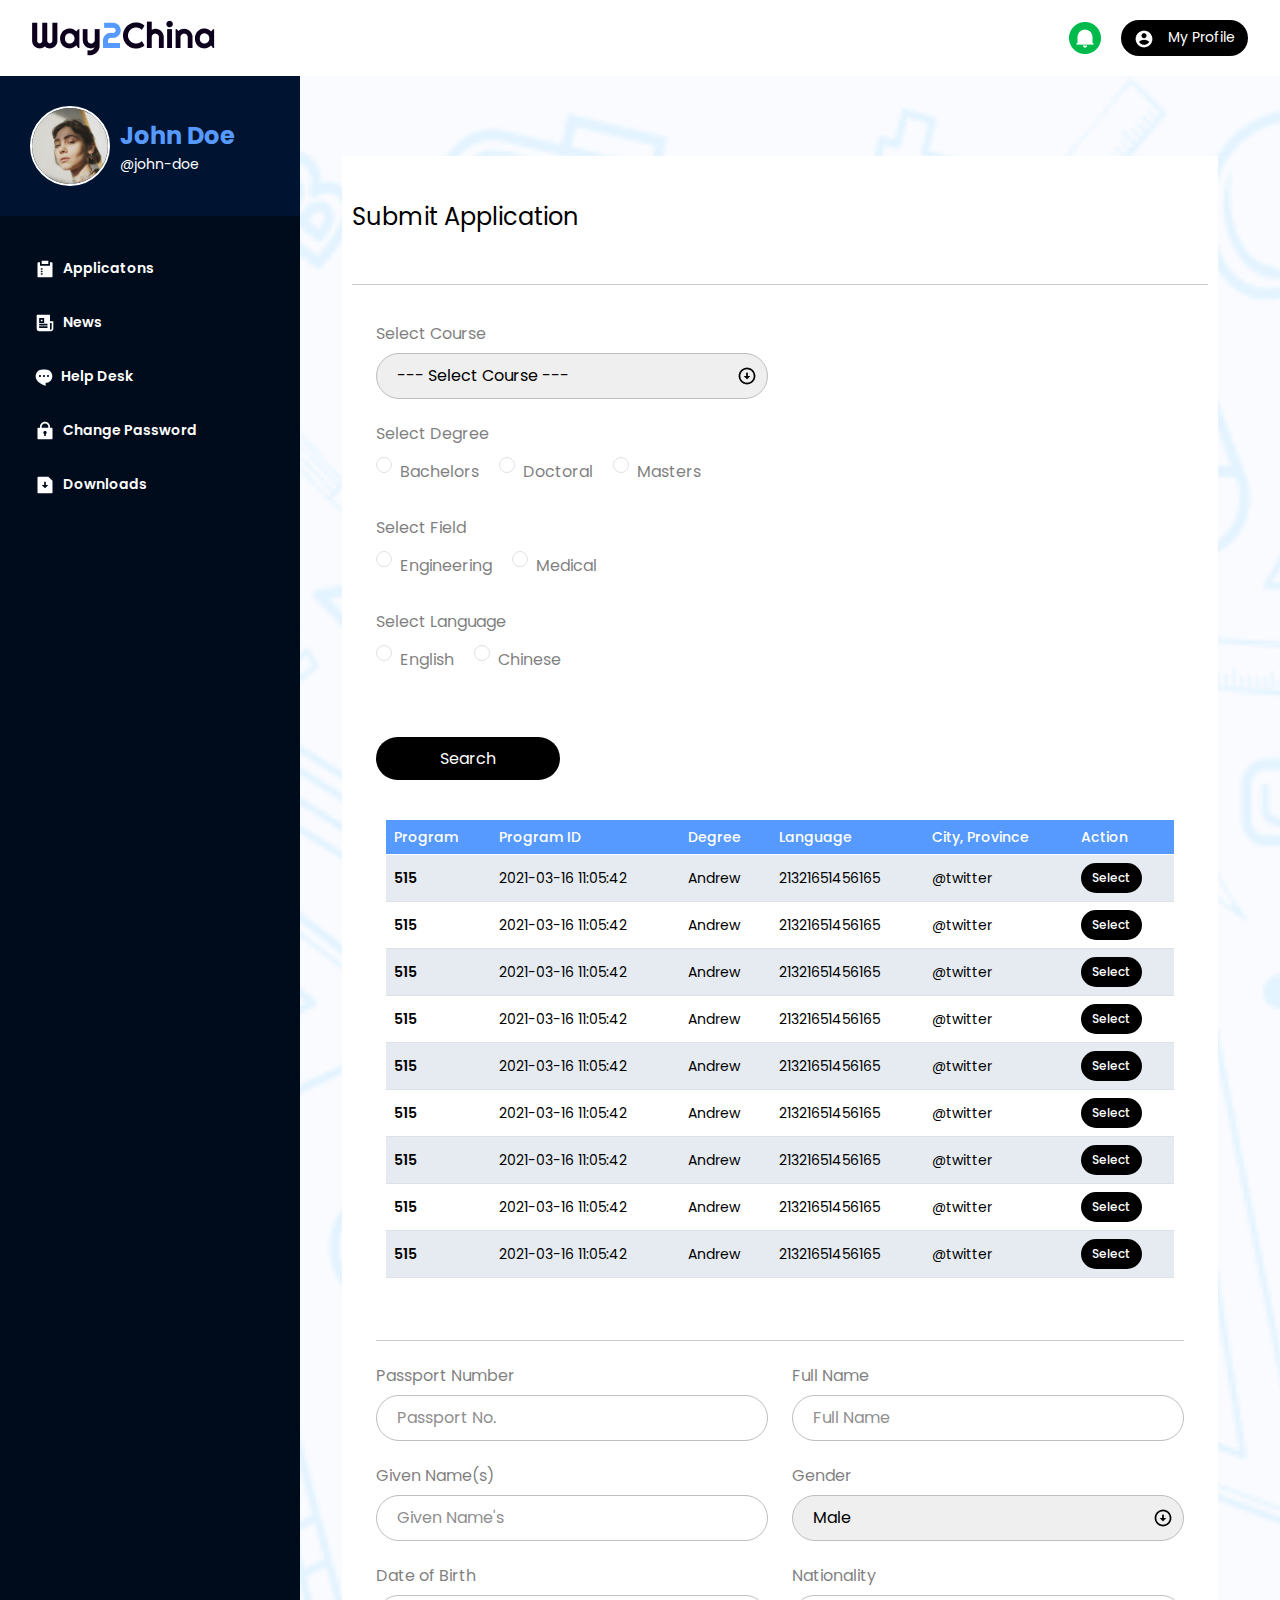
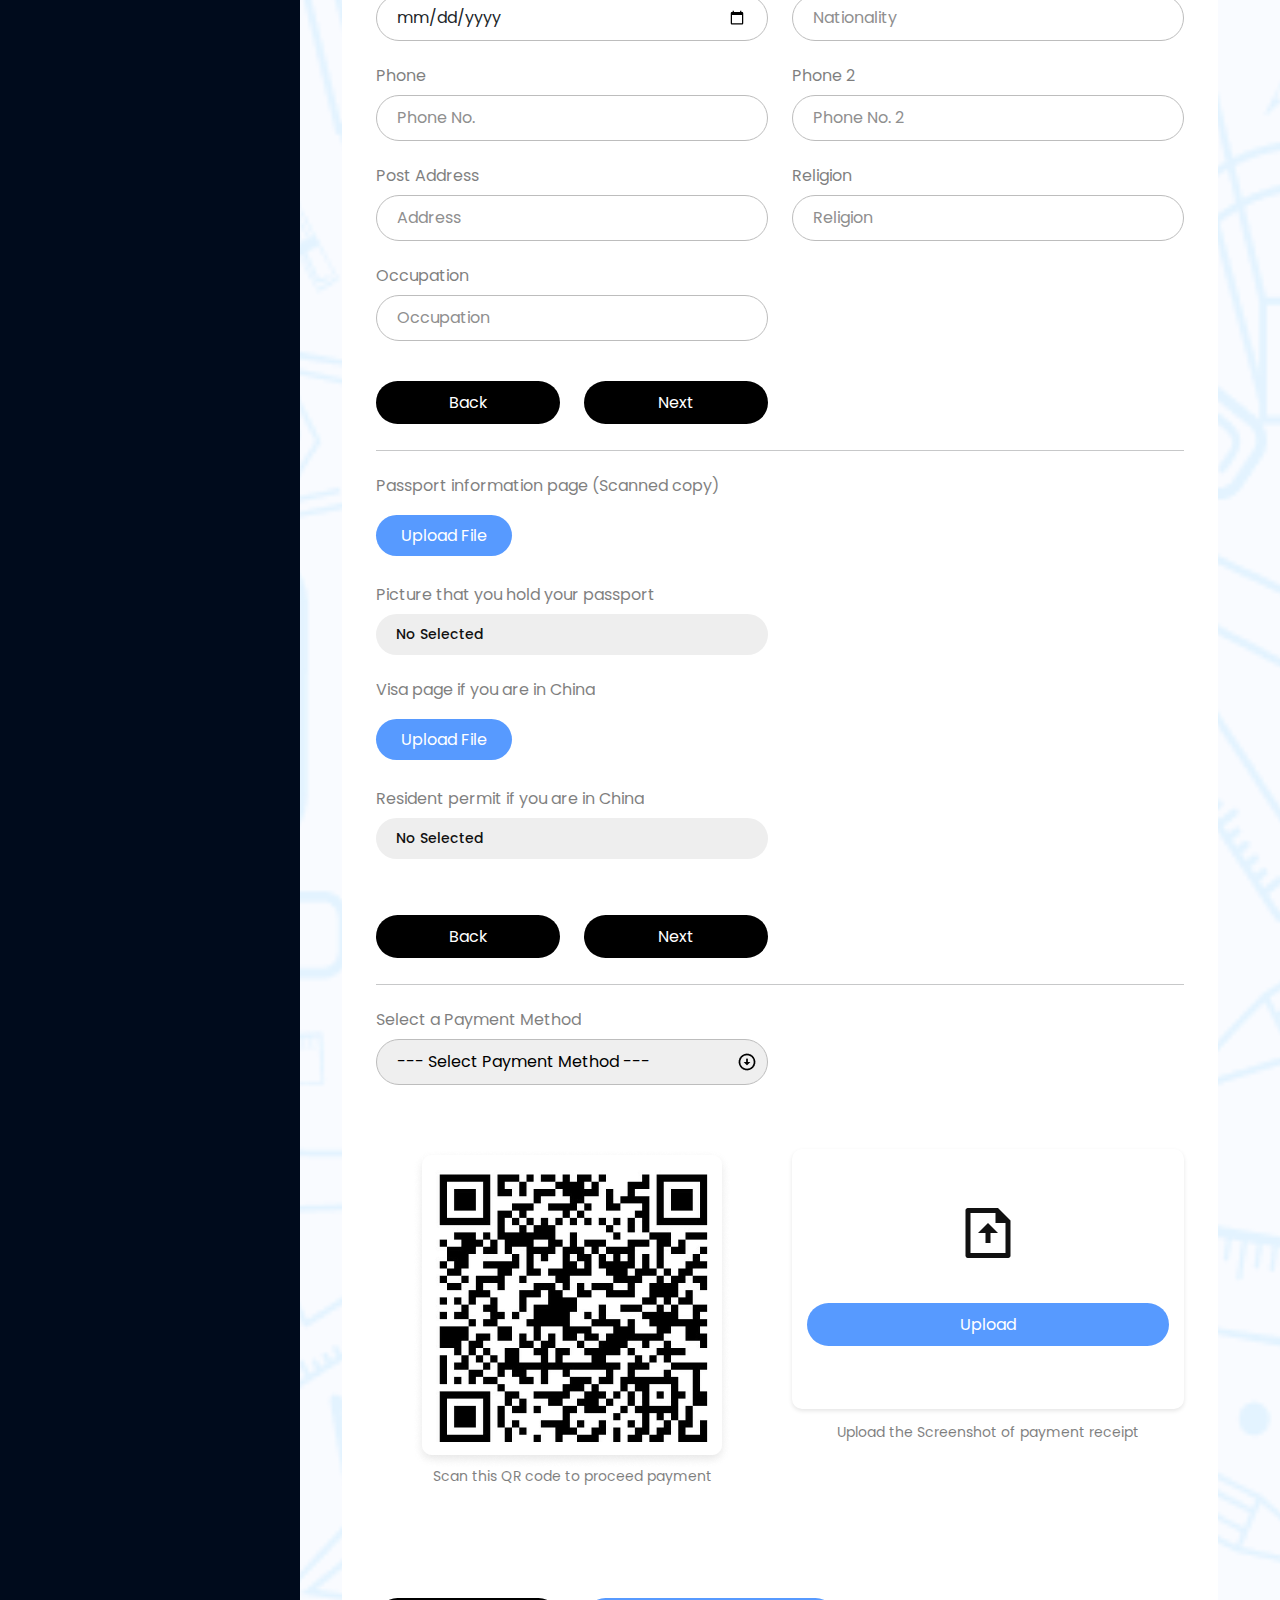
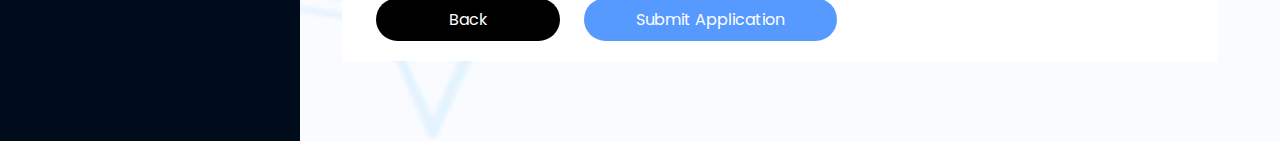
<file: start-application.html>
<!doctype html>
<html lang="en">

<head>
    <!-- Required meta tags -->
    <meta charset="utf-8">
    <meta name="viewport" content="width=device-width, initial-scale=1">

    <!-- Bootstrap CSS -->
    <link rel="stylesheet" href="/assets/bootstrap-5.3.0/css/bootstrap.min.css">

    <!-- Custom CSS -->
    <link rel="stylesheet" href="style.css">

    <!-- FONT AWESOME -->
    <link rel="stylesheet" href="https://cdnjs.cloudflare.com/ajax/libs/font-awesome/4.7.0/css/font-awesome.min.css">
    <title>Start Application</title>
</head>

<body class="dashboard-wrapper">
    <header class="way2china-dashboard-header">
        <div class="container-fluid">
            <div class="row">
                <div class="col-6 d-flex align-items-center">
                    <a href="/">
                        <img src="assets/images/Way2China-Logo.png" alt="Site Logo" class="img-fluid">
                    </a>
                </div>
                <div class="col-6 d-flex align-items-center justify-content-end text-end">
                    <a href="#" class="notification-icon">
                        <img src="assets/images/notification-icon.png" alt="Bell" class="img-fluid">
                    </a>
                    <div class="dropdown my-profile-dropdown">
                        <button class="btn dropdown-toggle" type="button" id="dropdownMenuMyProfile"
                            data-bs-toggle="dropdown" aria-expanded="false">
                            <img src="assets/images/view-profile-icon-whie.png" alt="Profile Icon">
                            <span class="dropdown-title">My Profile</span>
                        </button>
                        <ul class="dropdown-menu dropdown-menu-end" aria-labelledby="dropdownMenuMyProfile">
                            <div class="user-profile-detail">
                                <div class="user-image">
                                    <img src="assets/images/bibi.jpg" alt="Image" class="img-fluid">
                                </div>
                                <div class="user-detail">
                                    <div class="fullname">john doe</div>
                                    <div class="username">@john-doe</div>
                                </div>
                            </div>
                            <li>
                                <a class="dropdown-item" href="my-profile.html">
                                    <img src="assets/images/view-profile-icon.png" alt="Profile Icon">
                                    view profile
                                </a>
                            </li>
                            <li>
                                <a class="dropdown-item" href="change-password.html">
                                    <img src="assets/images/change-password-icon.png" alt="Lock Icon">
                                    change password
                                </a>
                            </li>
                            <li>
                                <a class="dropdown-item logout" href="#">
                                    <img src="assets/images/logout-icon.png" alt="Logout Icon">
                                    logout
                                </a>
                            </li>
                        </ul>
                    </div>
                </div>
            </div>
        </div>
    </header>
    <main>
        <section>
            <div class="container-fluid">
                <div class="row">
                    <label for="sidebar-hide-show" class="text-end pe-5 mt-3 d-lg-none d-block">
                        Menu
                        <svg xmlns="http://www.w3.org/2000/svg" width="18" height="18" fill="currentColor"
                            class="bi bi-list" viewBox="0 0 16 16">
                            <path fill-rule="evenodd"
                                d="M2.5 12a.5.5 0 0 1 .5-.5h10a.5.5 0 0 1 0 1H3a.5.5 0 0 1-.5-.5zm0-4a.5.5 0 0 1 .5-.5h10a.5.5 0 0 1 0 1H3a.5.5 0 0 1-.5-.5zm0-4a.5.5 0 0 1 .5-.5h10a.5.5 0 0 1 0 1H3a.5.5 0 0 1-.5-.5z" />
                        </svg>
                    </label>
                    <input type="checkbox" id="sidebar-hide-show" class="d-none">
                    <div class="col-lg-3 sidebar p-0">
                        <div class="sidebar-user-detail">
                            <div class="image">
                                <img src="assets/images/bibi.jpg" alt="Profile Photo" class="img-fluid">
                            </div>
                            <div class="detail">
                                <div class="name">john doe</div>
                                <div class="username">@john-doe</div>
                            </div>
                        </div>
                        <ul class="sidebar-menu">
                            <li>
                                <a href="application.html" >
                                    <svg width="20" height="20" viewBox="0 0 20 20" fill="none"
                                        xmlns="http://www.w3.org/2000/svg">
                                        <path
                                            d="M5 3.33329V6.66663H15V3.33329H16.6725C17.1292 3.33329 17.5 3.70413 17.5 4.16079V17.5058C17.4998 17.7252 17.4125 17.9355 17.2574 18.0907C17.1022 18.2458 16.8919 18.3331 16.6725 18.3333H3.3275C3.1081 18.3331 2.89775 18.2458 2.74261 18.0907C2.58747 17.9355 2.50022 17.7252 2.5 17.5058V4.16079C2.5 3.70413 2.87083 3.33329 3.3275 3.33329H5ZM7.5 14.1666H5.83333V15.8333H7.5V14.1666ZM7.5 11.6666H5.83333V13.3333H7.5V11.6666ZM7.5 9.16663H5.83333V10.8333H7.5V9.16663ZM13.3333 1.66663V4.99996H6.66667V1.66663H13.3333Z"
                                            fill="white" />
                                    </svg>
                                    applicatons
                                </a>
                            </li>
                            <li>
                                <a href="news.html">
                                    <svg width="20" height="20" viewBox="0 0 20 20" fill="none"
                                        xmlns="http://www.w3.org/2000/svg">
                                        <path
                                            d="M15.8332 18.3333H4.1665C3.50346 18.3333 2.86758 18.0699 2.39874 17.6011C1.9299 17.1323 1.6665 16.4964 1.6665 15.8333V2.50001C1.6665 2.27899 1.7543 2.06703 1.91058 1.91075C2.06686 1.75447 2.27882 1.66667 2.49984 1.66667H14.1665C14.3875 1.66667 14.5995 1.75447 14.7558 1.91075C14.912 2.06703 14.9998 2.27899 14.9998 2.50001V8.33334H18.3332V15.8333C18.3332 16.4964 18.0698 17.1323 17.6009 17.6011C17.1321 18.0699 16.4962 18.3333 15.8332 18.3333ZM14.9998 10V15.8333C14.9998 16.0544 15.0876 16.2663 15.2439 16.4226C15.4002 16.5789 15.6122 16.6667 15.8332 16.6667C16.0542 16.6667 16.2661 16.5789 16.4224 16.4226C16.5787 16.2663 16.6665 16.0544 16.6665 15.8333V10H14.9998ZM4.1665 5.00001V10H9.1665V5.00001H4.1665ZM4.1665 10.8333V12.5H12.4998V10.8333H4.1665ZM4.1665 13.3333V15H12.4998V13.3333H4.1665ZM5.83317 6.66667H7.49984V8.33334H5.83317V6.66667Z"
                                            fill="white" />
                                    </svg>
                                    news
                                </a>
                            </li>
                            <li>
                                <a href="help-desk.html">
                                    <svg width="18" height="17" viewBox="0 0 18 17" fill="none"
                                        xmlns="http://www.w3.org/2000/svg">
                                        <path fill-rule="evenodd" clip-rule="evenodd"
                                            d="M10.6665 0.5H7.33317C5.56506 0.5 3.86937 1.20238 2.61913 2.45262C1.36888 3.70286 0.666504 5.39856 0.666504 7.16667C0.666504 12.5833 6.49984 15.0833 10.6665 16.75V13.8333C12.4346 13.8333 14.1303 13.131 15.3805 11.8807C16.6308 10.6305 17.3332 8.93478 17.3332 7.16667C17.3332 5.39856 16.6308 3.70286 15.3805 2.45262C14.1303 1.20238 12.4346 0.5 10.6665 0.5ZM5.99988 7C5.99988 7.55228 5.55216 8 4.99988 8C4.44759 8 3.99988 7.55228 3.99988 7C3.99988 6.44772 4.44759 6 4.99988 6C5.55216 6 5.99988 6.44772 5.99988 7ZM9.99988 7C9.99988 7.55228 9.55216 8 8.99988 8C8.44759 8 7.99988 7.55228 7.99988 7C7.99988 6.44772 8.44759 6 8.99988 6C9.55216 6 9.99988 6.44772 9.99988 7ZM12.9999 8C13.5522 8 13.9999 7.55228 13.9999 7C13.9999 6.44772 13.5522 6 12.9999 6C12.4476 6 11.9999 6.44772 11.9999 7C11.9999 7.55228 12.4476 8 12.9999 8Z"
                                            fill="white" />
                                    </svg>
                                    help desk
                                </a>
                            </li>
                            <li>
                                <a href="change-password.html">
                                    <svg width="20" height="20" viewBox="0 0 20 20" fill="none"
                                        xmlns="http://www.w3.org/2000/svg">
                                        <path
                                            d="M15 6.66671H16.6667C16.8877 6.66671 17.0996 6.7545 17.2559 6.91079C17.4122 7.06707 17.5 7.27903 17.5 7.50004V17.5C17.5 17.7211 17.4122 17.933 17.2559 18.0893C17.0996 18.2456 16.8877 18.3334 16.6667 18.3334H3.33333C3.11232 18.3334 2.90036 18.2456 2.74408 18.0893C2.5878 17.933 2.5 17.7211 2.5 17.5V7.50004C2.5 7.27903 2.5878 7.06707 2.74408 6.91079C2.90036 6.7545 3.11232 6.66671 3.33333 6.66671H5V5.83337C5 4.50729 5.52678 3.23552 6.46447 2.29784C7.40215 1.36016 8.67392 0.833374 10 0.833374C11.3261 0.833374 12.5979 1.36016 13.5355 2.29784C14.4732 3.23552 15 4.50729 15 5.83337V6.66671ZM9.16667 13.11V15H10.8333V13.11C11.1511 12.9266 11.3994 12.6434 11.5398 12.3045C11.6802 11.9655 11.7048 11.5897 11.6099 11.2353C11.5149 10.8809 11.3057 10.5678 11.0146 10.3444C10.7235 10.1211 10.3669 10 10 10C9.63311 10 9.27647 10.1211 8.9854 10.3444C8.69432 10.5678 8.48508 10.8809 8.39012 11.2353C8.29517 11.5897 8.3198 11.9655 8.4602 12.3045C8.6006 12.6434 8.84893 12.9266 9.16667 13.11ZM13.3333 6.66671V5.83337C13.3333 4.94932 12.9821 4.10147 12.357 3.47635C11.7319 2.85123 10.8841 2.50004 10 2.50004C9.11594 2.50004 8.2681 2.85123 7.64298 3.47635C7.01786 4.10147 6.66667 4.94932 6.66667 5.83337V6.66671H13.3333Z"
                                            fill="white" />
                                    </svg>
                                    change password
                                </a>
                            </li>
                            <li>
                                <a href="downloads.html">
                                    <svg width="20" height="20" viewBox="0 0 20 20" fill="none"
                                        xmlns="http://www.w3.org/2000/svg">
                                        <path
                                            d="M13.3333 1.66666L17.5 5.83333V17.5067C17.4998 17.726 17.4125 17.9362 17.2573 18.0913C17.1022 18.2463 16.8918 18.3333 16.6725 18.3333H3.3275C3.10865 18.3318 2.89918 18.2442 2.74435 18.0896C2.58951 17.9349 2.50175 17.7255 2.5 17.5067V2.49333C2.5 2.03666 2.87083 1.66666 3.3275 1.66666H13.3333ZM10.8333 10V6.66666H9.16667V10H6.66667L10 13.3333L13.3333 10H10.8333Z"
                                            fill="white" />
                                    </svg>
                                    downloads
                                </a>
                            </li>
                        </ul>
                    </div>
                    <div class="col-lg-9 main-dashboard-section">
                        <div class="row max-width-1024">
                            <div class="dashboard-applications-tabs">
                                <div class="col-12">
                                    <div class="table-wrapper">
                                        <div class="table-title">Submit Application</div>
                                        <div class="row">
                                            <div class="col-12">
                                                <hr>
                                                <form class="profile-info-form px-4">
                                                    <div class="row">
                                                        <div class="col-md-6 mb-3">
                                                            <label for="select-course" class="form-label">Select
                                                                Course</label>
                                                            <select name="" id="select-course">
                                                                <option value="">--- Select Course ---</option>
                                                                <option value="">Option 1</option>
                                                                <option value="">Option 2</option>
                                                                <option value="">Option 3</option>
                                                                <option value="">Option 4</option>
                                                                <option value="">Option 5</option>
                                                                <option value="">Option 6</option>
                                                            </select>
                                                        </div>
                                                    </div>
                                                    <div class="row">
                                                        <div class="col-md-6 mb-3">
                                                            <label class="form-label">Select Degree</label>
                                                            <br>
                                                            <div class="form-check form-check-inline">
                                                                <input class="form-check-input" type="radio"
                                                                    name="inlineRadioOptions" id="bachelors"
                                                                    value="bachelor">
                                                                <label class="form-check-label"
                                                                    for="bachelors">Bachelors</label>
                                                            </div>
                                                            <div class="form-check form-check-inline">
                                                                <input class="form-check-input" type="radio"
                                                                    name="inlineRadioOptions" id="doctoral"
                                                                    value="doctor">
                                                                <label class="form-check-label"
                                                                    for="doctoral">Doctoral</label>
                                                            </div>
                                                            <div class="form-check form-check-inline">
                                                                <input class="form-check-input" type="radio"
                                                                    name="inlineRadioOptions" id="masters"
                                                                    value="master">
                                                                <label class="form-check-label"
                                                                    for="masters">Masters</label>
                                                            </div>
                                                        </div>
                                                    </div>
                                                    <div class="row">
                                                        <div class="col-md-6 mb-3">
                                                            <label class="form-label">Select Field</label>
                                                            <br>
                                                            <div class="form-check form-check-inline">
                                                                <input class="form-check-input" type="radio"
                                                                    name="fields" id="engineering" value="engineer">
                                                                <label class="form-check-label"
                                                                    for="engineering">Engineering</label>
                                                            </div>
                                                            <div class="form-check form-check-inline">
                                                                <input class="form-check-input" type="radio"
                                                                    name="fields" id="medical" value="medical">
                                                                <label class="form-check-label"
                                                                    for="medical">Medical</label>
                                                            </div>
                                                        </div>
                                                    </div>
                                                    <div class="row">
                                                        <div class="col-md-6 mb-3">
                                                            <label class="form-label">Select Language</label>
                                                            <br>
                                                            <div class="form-check form-check-inline">
                                                                <input class="form-check-input" type="radio"
                                                                    name="language" id="english" value="english">
                                                                <label class="form-check-label"
                                                                    for="english">English</label>
                                                            </div>
                                                            <div class="form-check form-check-inline">
                                                                <input class="form-check-input" type="radio"
                                                                    name="language" id="chinese" value="chinese">
                                                                <label class="form-check-label"
                                                                    for="chinese">Chinese</label>
                                                            </div>
                                                        </div>
                                                    </div>
                                                    <div>
                                                        <div class="row">
                                                            <div class="col-3">
                                                                <button class="btn form-submit-button bg-black d-block">
                                                                    search
                                                                </button>
                                                            </div>
                                                        </div>
                                                        <div class="row">
                                                            <div class="col-12">
                                                                <div class="table-wrapper">
                                                                    <table class="table table-striped table-hover">
                                                                        <thead>
                                                                            <tr>
                                                                                <th scope="col">Program</th>
                                                                                <th scope="col">Program ID</th>
                                                                                <th scope="col">Degree</th>
                                                                                <th scope="col">Language</th>
                                                                                <th scope="col">City, Province</th>
                                                                                <th scope="col">Action</th>
                                                                            </tr>
                                                                        </thead>
                                                                        <tbody>
                                                                            <tr>
                                                                                <th scope="row">515</th>
                                                                                <td>2021-03-16 11:05:42</td>
                                                                                <td>Andrew</td>
                                                                                <td>21321651456165</td>
                                                                                <td>@twitter</td>
                                                                                <td>
                                                                                    <button
                                                                                        class="btn btn-block apply-now-button m-0">select</button>
                                                                                </td>
                                                                            </tr>
                                                                            <tr>
                                                                                <th scope="row">515</th>
                                                                                <td>2021-03-16 11:05:42</td>
                                                                                <td>Andrew</td>
                                                                                <td>21321651456165</td>
                                                                                <td>@twitter</td>
                                                                                <td>
                                                                                    <button
                                                                                        class="btn btn-block apply-now-button m-0">select</button>
                                                                                </td>
                                                                            </tr>
                                                                            <tr>
                                                                                <th scope="row">515</th>
                                                                                <td>2021-03-16 11:05:42</td>
                                                                                <td>Andrew</td>
                                                                                <td>21321651456165</td>
                                                                                <td>@twitter</td>
                                                                                <td>
                                                                                    <button
                                                                                        class="btn btn-block apply-now-button m-0">select</button>
                                                                                </td>
                                                                            </tr>
                                                                            <tr>
                                                                                <th scope="row">515</th>
                                                                                <td>2021-03-16 11:05:42</td>
                                                                                <td>Andrew</td>
                                                                                <td>21321651456165</td>
                                                                                <td>@twitter</td>
                                                                                <td>
                                                                                    <button
                                                                                        class="btn btn-block apply-now-button m-0">select</button>
                                                                                </td>
                                                                            </tr>
                                                                            <tr>
                                                                                <th scope="row">515</th>
                                                                                <td>2021-03-16 11:05:42</td>
                                                                                <td>Andrew</td>
                                                                                <td>21321651456165</td>
                                                                                <td>@twitter</td>
                                                                                <td>
                                                                                    <button
                                                                                        class="btn btn-block apply-now-button m-0">select</button>
                                                                                </td>
                                                                            </tr>
                                                                            <tr>
                                                                                <th scope="row">515</th>
                                                                                <td>2021-03-16 11:05:42</td>
                                                                                <td>Andrew</td>
                                                                                <td>21321651456165</td>
                                                                                <td>@twitter</td>
                                                                                <td>
                                                                                    <button
                                                                                        class="btn btn-block apply-now-button m-0">select</button>
                                                                                </td>
                                                                            </tr>
                                                                            <tr>
                                                                                <th scope="row">515</th>
                                                                                <td>2021-03-16 11:05:42</td>
                                                                                <td>Andrew</td>
                                                                                <td>21321651456165</td>
                                                                                <td>@twitter</td>
                                                                                <td>
                                                                                    <button
                                                                                        class="btn btn-block apply-now-button m-0">select</button>
                                                                                </td>
                                                                            </tr>
                                                                            <tr>
                                                                                <th scope="row">515</th>
                                                                                <td>2021-03-16 11:05:42</td>
                                                                                <td>Andrew</td>
                                                                                <td>21321651456165</td>
                                                                                <td>@twitter</td>
                                                                                <td>
                                                                                    <button
                                                                                        class="btn btn-block apply-now-button m-0">select</button>
                                                                                </td>
                                                                            </tr>
                                                                            <tr>
                                                                                <th scope="row">515</th>
                                                                                <td>2021-03-16 11:05:42</td>
                                                                                <td>Andrew</td>
                                                                                <td>21321651456165</td>
                                                                                <td>@twitter</td>
                                                                                <td>
                                                                                    <button
                                                                                        class="btn btn-block apply-now-button m-0">select</button>
                                                                                </td>
                                                                            </tr>
                                                                        </tbody>
                                                                    </table>
                                                                </div>
                                                            </div>
                                                        </div>
                                                        <hr>
                                                        <div class="row">
                                                            <div class="col-md-6 mb-3">
                                                                <label for="user-passport-number"
                                                                    class="form-label">Passport Number</label>
                                                                <input type="text" class="form-control"
                                                                    id="user-passport-number"
                                                                    placeholder="Passport No.">
                                                            </div>
                                                            <div class="col-md-6 col-12">
                                                                <label for="user-full-name" class="form-label">Full
                                                                    Name</label>
                                                                <input type="text" class="form-control"
                                                                    id="user-full-name" placeholder="Full Name">
                                                            </div>
                                                        </div>
                                                        <div class="row">
                                                            <div class="col-md-6 mb-3">
                                                                <label for="user-given-name" class="form-label">Given
                                                                    Name(s)</label>
                                                                <input type="text" class="form-control"
                                                                    id="user-given-name" placeholder="Given Name's">
                                                            </div>
                                                            <div class="col-md-6 col-12">
                                                                <label for="user-gender"
                                                                    class="form-label">Gender</label>
                                                                <select name="" id="user-gender">
                                                                    <option value="" disabled>Select Gender</option>
                                                                    <option value="male">Male</option>
                                                                    <option value="female">Female</option>
                                                                    <option value="other">Other</option>
                                                                </select>
                                                            </div>
                                                        </div>
                                                        <div class="row">
                                                            <div class="col-md-6 mb-3">
                                                                <label for="user-birth-date" class="form-label">Date of
                                                                    Birth</label>
                                                                <input type="date" class="form-control"
                                                                    id="user-birth-date">
                                                            </div>
                                                            <div class="col-md-6 col-12">
                                                                <label for="user-nationality"
                                                                    class="form-label">Nationality</label>
                                                                <input type="text" class="form-control"
                                                                    id="user-nationality" placeholder="Nationality">
                                                            </div>
                                                        </div>
                                                        <div class="row">
                                                            <div class="col-md-6 mb-3">
                                                                <label for="user-phone" class="form-label">Phone</label>
                                                                <input type="text" class="form-control" id="user-phone"
                                                                    placeholder="Phone No.">
                                                            </div>
                                                            <div class="col-md-6 col-12">
                                                                <label for="user-phone-2" class="form-label">Phone
                                                                    2</label>
                                                                <input type="text" class="form-control"
                                                                    id="user-phone-2" placeholder="Phone No. 2">
                                                            </div>
                                                        </div>
                                                        <div class="row">
                                                            <div class="col-md-6 mb-3">
                                                                <label for="user-address" class="form-label">Post
                                                                    Address</label>
                                                                <input type="text" class="form-control"
                                                                    id="user-address" placeholder="Address">
                                                            </div>
                                                            <div class="col-md-6 col-12">
                                                                <label for="user-religion"
                                                                    class="form-label">Religion</label>
                                                                <input type="Email" class="form-control"
                                                                    id="user-religion" placeholder="Religion">
                                                            </div>
                                                        </div>
                                                        <div class="row">
                                                            <div class="col-md-6 col-12">
                                                                <label for="user-occupation"
                                                                    class="form-label">Occupation</label>
                                                                <input type="text" class="form-control"
                                                                    id="user-occupation" placeholder="Occupation">
                                                            </div>
                                                        </div>
                                                        <div class="row">
                                                            <div class="col-3">
                                                                <button class="btn form-submit-button bg-black d-block">
                                                                    back
                                                                </button>
                                                            </div>
                                                            <div class="col-3">
                                                                <button class="btn form-submit-button bg-black d-block">
                                                                    next
                                                                </button>
                                                            </div>
                                                        </div>
                                                        <hr>
                                                        <div id="upload-document">
                                                            <div class="row">
                                                                <div class="col-md-6 mb-3">
                                                                    <div class="file-input">
                                                                        <label class="form-label">Passport information
                                                                            page (Scanned copy)</label>
                                                                        <input type="file" id="passport-file"
                                                                            class="file d-none">
                                                                        <label for="passport-file" class="file-button">
                                                                            Upload file
                                                                        </label>
                                                                        <label class="form-label">Picture that you hold
                                                                            your passport </label>
                                                                        <div class="passport-file-name"></div>
                                                                    </div>
                                                                </div>
                                                            </div>
                                                            <div class="row">
                                                                <div class="col-md-6 mb-3">
                                                                    <div class="file-input">
                                                                        <label class="form-label">Visa page if you are
                                                                            in China</label>
                                                                        <br>
                                                                        <input type="file" id="visa-file"
                                                                            class="file d-none">
                                                                        <label for="visa-file" class="file-button">
                                                                            Upload file
                                                                        </label>
                                                                        <label class="form-label">Resident permit if you
                                                                            are in China </label>
                                                                        <div class="passport-file-name"
                                                                            id="visa-file-name"></div>
                                                                    </div>
                                                                </div>
                                                            </div>
                                                            <div class="row">
                                                                <div class="col-3">
                                                                    <button
                                                                        class="btn form-submit-button bg-black d-block">
                                                                        back
                                                                    </button>
                                                                </div>
                                                                <div class="col-3">
                                                                    <button
                                                                        class="btn form-submit-button bg-black d-block">
                                                                        next
                                                                    </button>
                                                                </div>
                                                            </div>
                                                        </div>
                                                        <hr>
                                                        <div class="row">
                                                            <div class="col-md-6 mb-3">
                                                                <label for="select-payment-method"
                                                                    class="form-label">Select
                                                                    a Payment Method</label>
                                                                <select name="" id="select-payment-method">
                                                                    <option value="">--- Select Payment Method ---
                                                                    </option>
                                                                    <option value="">Option 1</option>
                                                                    <option value="">Option 2</option>
                                                                    <option value="">Option 3</option>
                                                                    <option value="">Option 4</option>
                                                                    <option value="">Option 5</option>
                                                                    <option value="">Option 6</option>
                                                                </select>
                                                            </div>
                                                        </div>
                                                        <div class="row my-5">
                                                            <div class="col-6 mb-3 text-center">
                                                                <img src="assets/images/qr-code.png" alt="QR Code"
                                                                    class="img-fluid">
                                                                <div class="card-label justify-content-center">
                                                                    <span>Scan this QR code to proceed payment</span>
                                                                </div>
                                                            </div>
                                                            <div class="col-6 mb-3 text-center">
                                                                <div
                                                                    class="basic-card mb-3 d-flex align-items-center justify-content-center flex-column">
                                                                    <img src="assets/images/upload-receipt-icon.png"
                                                                        width="60px" alt="" class="">
                                                                    <button
                                                                        class="btn form-submit-button">Upload</button>
                                                                </div>
                                                                <div class="card-label justify-content-center">
                                                                    <span>Upload the Screenshot of payment
                                                                        receipt</span>
                                                                </div>
                                                            </div>
                                                        </div>
                                                        <div class="row">
                                                            <div class="col-3">
                                                                <button class="btn form-submit-button bg-black d-block">
                                                                    back
                                                                </button>
                                                            </div>
                                                            <div class="col-4">
                                                                <a class="btn form-submit-button d-block"
                                                                    data-bs-toggle="modal"
                                                                    data-bs-target="#exampleModal">
                                                                    Submit Application
                                                                </a>
                                                                <div class="modal fade" id="exampleModal" tabindex="-1"
                                                                    aria-labelledby="exampleModalLabel"
                                                                    aria-hidden="true">
                                                                    <div class="modal-dialog">
                                                                        <div class="modal-content">
                                                                            <div class="modal-header">
                                                                                <button type="button" class="btn-close"
                                                                                    data-bs-dismiss="modal"
                                                                                    aria-label="Close"></button>
                                                                            </div>
                                                                            <div class="modal-body">
                                                                                ...
                                                                            </div>
                                                                        </div>
                                                                    </div>
                                                                </div>
                                                            </div>
                                                        </div>
                                                </form>
                                            </div>
                                        </div>
                                    </div>
                                </div>
                            </div>
                        </div>
                    </div>
                </div>
            </div>
        </section>
    </main>
    <!-- Optional JavaScript; choose one of the two! -->

    <!-- Option 1: Bootstrap Bundle with Popper -->
    <script src="/assets/bootstrap-5.3.0/js/bootstrap.bundle.min.js"></script>

    <script src="assets/js/index.js"></script>

</body>

</html>
</file>
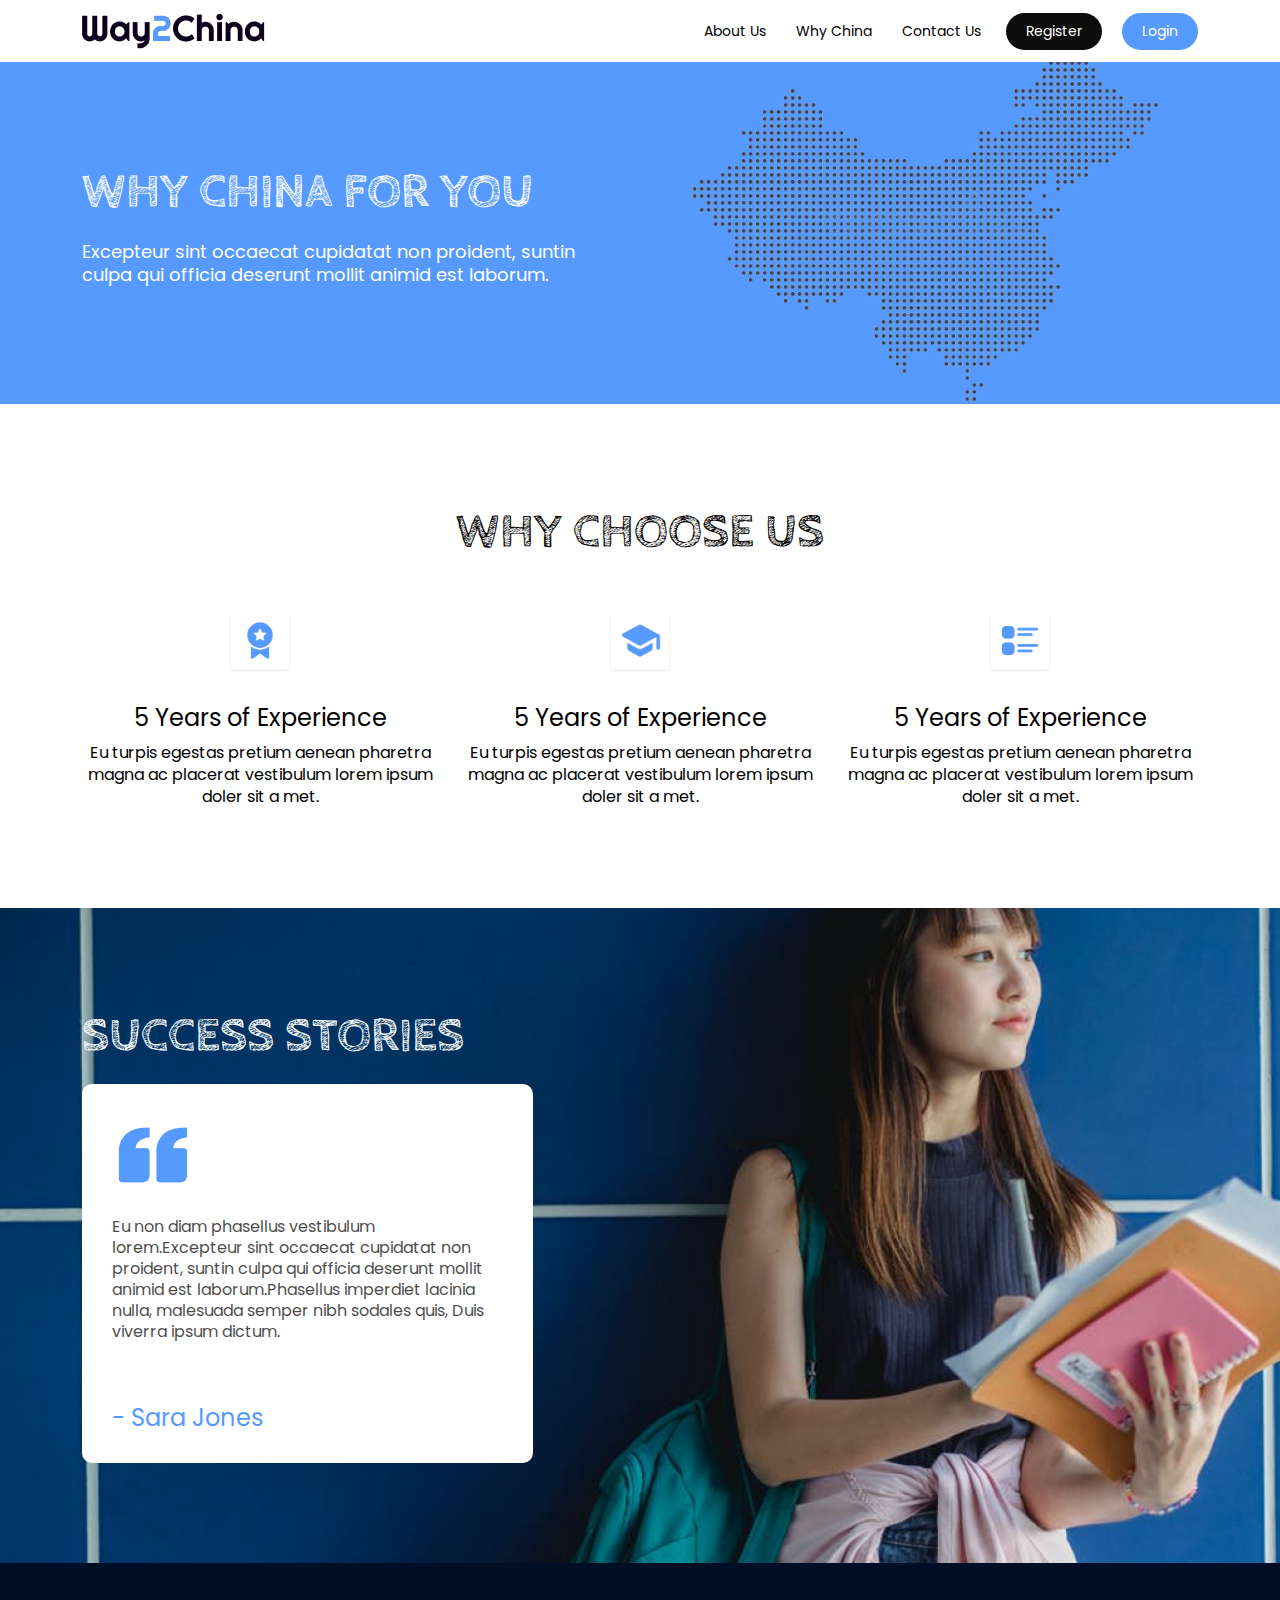
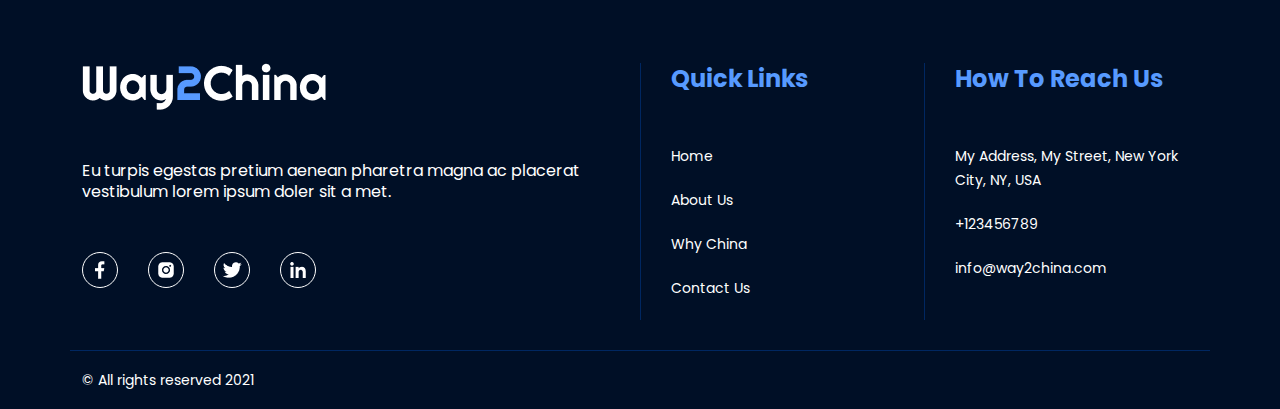
<file: why-china.html>
<!doctype html>
<html lang="en">

<head>
    <!-- Required meta tags -->
    <meta charset="utf-8">
    <meta name="viewport" content="width=device-width, initial-scale=1">

    <!-- Bootstrap CSS -->
    <link rel="stylesheet" href="/assets/bootstrap-5.3.0/css/bootstrap.min.css">

    <!-- Custom CSS -->
    <link rel="stylesheet" href="style.css">

    <title>Way 2 China - Why China</title>
</head>

<body>
    <header class="way2china-header">
        <div class="container">
            <div class="row">
                <div class="col-12">
                    <nav class="navbar navbar-expand-lg navbar-light bg-transparent">
                        <div class="container-fluid p-0">
                          <a class="navbar-brand" href="/">
                            <img src="assets/images/Way2China-Logo.png" alt="Site Logo" class="img-fluid">
                          </a>
                          <button class="navbar-toggler" type="button" data-bs-toggle="collapse" data-bs-target="#way2china-header" aria-controls="way2china-header" aria-expanded="false" aria-label="Toggle navigation">
                            <span class="navbar-toggler-icon"></span>
                          </button>
                          <div class="collapse navbar-collapse" id="way2china-header">
                            <ul class="navbar-nav ms-auto mb-2 mb-lg-0">
                              <li class="nav-item">
                                <a class="nav-link" href="about.html">about us</a>
                              </li>
                              <li class="nav-item">
                                <a class="nav-link" href="why-china.html">why china</a>
                              </li>
                              <li class="nav-item">
                                <a class="nav-link" href="contact-us.html">contact us</a>
                              </li>
                              <li class="nav-item">
                                <a class="nav-link menu-btn register" href="registration.html">register</a>
                              </li>
                              <li class="nav-item">
                                <a class="nav-link menu-btn login" href="login.html">login</a>
                              </li>
                            </ul>
                          </div>
                        </div>
                      </nav>
                </div>
            </div>
        </div>
    </header>

    <main>

        <section class="hero-banner-section">
            <div class="container">
                <div class="row align-items-center">
                    <div class="col-md-6 col-12">
                        <h1>Why China for you</h1>
                        <p>
                            Excepteur sint occaecat cupidatat non proident, suntin culpa qui officia deserunt mollit animid est laborum.
                        </p>
                    </div>
                    <div class="col-md-6 col-12">
                        <img src="assets/images/why-china-banner.png" alt="..." class="img-fluid">
                    </div>
                </div>
            </div>
        </section>

        <section class="way2china-why-choose-us">
            <div class="container">
                <div class="row">
                    <div class="col-12 text-center">
                        <h2>why choose us</h2>
                    </div>
                    <div class="col-lg-4 col-md-6 col-12 mb-lg-0 mb-4">
                        <div class="choose-card">
                            <div class="icon">
                                <img src="assets/images/choose-icon-1.png" alt="Icon">
                            </div>
                            <div class="title">5 Years of Experience</div>
                            <div class="desp">
                                Eu turpis egestas pretium aenean pharetra magna ac placerat vestibulum lorem ipsum doler sit a met. 
                            </div>
                        </div>
                    </div>
                    <div class="col-lg-4 col-md-6 col-12 mb-lg-0 mb-4">
                        <div class="choose-card">
                            <div class="icon"><img src="assets/images/choose-icon-2.png" alt="Icon"></div>
                            <div class="title">5 Years of Experience</div>
                            <div class="desp">
                                Eu turpis egestas pretium aenean pharetra magna ac placerat vestibulum lorem ipsum doler sit a met. 
                            </div>
                        </div>
                    </div>
                    <div class="col-lg-4 col-12">
                        <div class="choose-card">
                            <div class="icon"><img src="assets/images/choose-icon-3.png" alt="Icon"></div>
                            <div class="title">5 Years of Experience</div>
                            <div class="desp">
                                Eu turpis egestas pretium aenean pharetra magna ac placerat vestibulum lorem ipsum doler sit a met. 
                            </div>
                        </div>
                    </div>
                </div>
            </div>
        </section>

        <section class="way2china-success-stories">
            <div class="container">
                <div class="row">
                    <div class="col-lg-5 col-md-7 col-12">
                        <h2>success stories</h2>
                        <div class="story-box">
                            <div class="icon">
                                <img src="assets/images/quote-icon.png" alt="..." class="img-fluid">
                            </div>
                            <div class="description">
                                Eu non diam phasellus vestibulum lorem.Excepteur sint occaecat cupidatat non proident, suntin culpa qui officia deserunt mollit animid est laborum.Phasellus imperdiet lacinia nulla, malesuada semper nibh sodales quis, Duis viverra ipsum dictum.
                            </div>
                            <div class="author">- Sara Jones</div>
                        </div>
                    </div>
                </div>
            </div>
        </section>

    </main>

    <footer class="way2china-footer">
        <div class="container">
            <div class="row">
                <div class="col-12 col-lg-6 mb-lg-0 mb-4">
                    <img src="assets/images/footer-logo.png" alt="Footer Logo">
                    <div class="slogan">
                        Eu turpis egestas pretium aenean pharetra magna ac placerat vestibulum lorem ipsum doler sit a met.
                    </div>
                    <ul class="footer-socials">
                        <li>
                            <a href="#"><img src="assets/images/la_facebook-f.png" alt=""></a>
                        </li>
                        <li>
                            <a href="#"><img src="assets/images/ant-design_instagram-filled.png" alt=""></a>
                        </li>
                        <li>
                            <a href="#"><img src="assets/images/Group.png" alt=""></a>
                        </li>
                        <li>
                            <a href="#"><img src="assets/images/dashicons_linkedin.png" alt=""></a>
                        </li>
                    </ul>
                </div>
                <div class="col-lg-3 col-md-6 col-12 mb-lg-0 mb-4 border-left-right p-30">
                    <div class="footer-heading">quick links</div>
                    <ul class="footer-menu">
                        <li>
                            <a href="/">home</a>
                        </li>
                        <li>
                            <a href="about.html">about us</a>
                        </li>
                        <li>
                            <a href="why-china.html">why china</a>
                        </li>
                        <li>
                            <a href="contact-us.html">contact us</a>
                        </li>
                    </ul>
                </div>
                <div class="col-lg-3 col-md-6 col-12 p-30">
                    <div class="footer-heading">How to reach us</div>
                    <ul class="footer-menu">
                        <li><span>My Address, My Street, New York City, NY, USA</span></li>
                        <li>
                            <a href="tel:+123 456 789"><span>+123456789</span></a>
                        </li>
                        <li>
                            <a href="mailto:info@way2china.com"><span style="text-transform: lowercase;">info@way2china.com</span></a>
                        </li>
                    </ul>
                </div>
            </div>
            <div class="row">
                <div class="col-12">
                    <div class="copy">
                        © All rights reserved 2021
                    </div>
                </div>
            </div>
        </div>
    </footer>
    
    <script src="/assets/bootstrap-5.3.0/js/bootstrap.bundle.min.js"></script>

</body>

</html>
</file>
<file: style.css>
@import url('https://fonts.googleapis.com/css2?family=Poppins:wght@400;500;600;700;800;900&display=swap');
@import url('https://fonts.googleapis.com/css2?family=Vast+Shadow&display=swap');
@import url('https://fonts.googleapis.com/css2?family=Cabin+Sketch:wght@400;700&display=swap');
*{
    margin: 0;
    padding: 0;
    box-sizing: border-box;
}

body{
    font-family: 'Poppins', sans-serif;
    font-weight: 400;
    background-color:#F9FBFF;
}
ul{
    margin: 0;
    padding: 0;
    list-style: none;
}

.card-title{
    font-family: "Poppins", sans-serif;
    font-size: 24px;
    line-height: 36px;
    color: #000000;
    text-transform: capitalize;
    margin: 33px 0;
}

/*******************************/
/*****Authentication Pages*****/
/*****************************/

.authentication-wrapper{
    width: 100%;
    min-height: 100vh;
    padding: 50px 0;
    display: flex;
    align-items: center;
}

.wrapper-background{
    max-width: 50%;
    width: 100%;
    text-align: center;
    background-image: url('assets/images/login-backgroung.png');
    background-position: center;
    background-repeat: no-repeat;
    background-size: contain;
}

.wrapper-content{
    max-width: 50%;
    width: 100%;
}

.authentication-title{
    font-family: "Poppins", sans-serif;
    font-weight: 500;
    font-size: 36px;
    line-height: 54px;
    display: flex;
    align-items: center;
    justify-content: center;
    color: #000000;
    margin-bottom: 40px;
    text-transform: capitalize;
}

.authentication-form{
    max-width: 420px;
    width: 100%;
    margin: auto;
}

.authentication-form label{
    font-size: 16px;
    line-height: 18px;
    color: #000000;
    opacity: 0.5;    
    margin: 10px 0px;
}

.authentication-form input[type=text], .authentication-form input[type=password], .authentication-form input[type=email]{
    width: 100%;
    min-height: 40px;
    border-radius: 30px;
    padding: 10px 20px;
    border: 1px solid #BDBDBD;
}

.authentication-form input::placeholder{
    color: #8F8F8F;
}

.authentication-form .form-links{
    margin-top: 10px;
    margin-bottom: 60px;
}

.authentication-form .form-links a{
    font-family: "Poppins", sans-serif;
    font-size: 14px;
    line-height: 18px;
    color: #579AFF;
    text-transform: capitalize;
    text-decoration-line: underline;
}

.authentication-form .form-submit-button{
    width: 100%;
    background: #579AFF;
    border-radius: 30px;
    padding: 10px;
    color: #FFFFFF;
    font-size: 16px;
    line-height: 21px;
    text-transform: capitalize;
    margin-bottom: 40px;
}

.authentication-form .form-more-option{
    width: 100%;
    display: flex;
    align-items: center;
    justify-content: center;
    text-align: center;
    font-size: 16px;
    line-height: 21px;
    text-transform: capitalize;
    color: #000000;
}

.authentication-form .form-more-option a{
    color: #579AFF;
    text-decoration-line: underline;
    margin-left: 10px;
}

.registration .wrapper-background{
    background-image: url('assets/images/registration-background.png');
    background-position: center;
    background-repeat: no-repeat;
    background-size: contain;
}

/**************************/
/*****Dashboard Pages*****/
/************************/

.way2china-dashboard-header{
    background-color: #FFFFFF;
    padding: 20px;
}

/***************************************************/
.notification-icon{
    margin-right: 20px;
}

/* My Profile Dropdown*/
.my-profile-dropdown button{
    background-color: black;
    border-radius: 30px;
    color: #FFFFFF;
    font-size: 14px;
    line-height: 21px;
    padding: 6px 12px;
}

.my-profile-dropdown button span{
    margin-left: 10px;
}

.my-profile-dropdown button:after{display: none;}

.my-profile-dropdown button:hover{color: #FFFFFF;}

.my-profile-dropdown button:focus{box-shadow: none;}

.my-profile-dropdown .user-profile-detail{
    background-color: #579AFF;
    border-radius: 10px;
    padding: 30px;
    display: flex;
    align-items: center;
}

.my-profile-dropdown .user-image{
    width: 48px;
    height: 48px;
    border-radius: 50%;
    border: 2px solid #FFFFFF;
    margin-right: 10px;
}

.my-profile-dropdown .user-image img{
    border-radius: 50%;
}

.my-profile-dropdown .user-detail{
    width: calc(100% - 60px);
}

.my-profile-dropdown .user-detail .fullname{
    font-weight: bold;
    font-size: 24px;
    line-height: 36px;
    color: #FFFFFF;
    text-transform: capitalize;
}

.my-profile-dropdown .user-detail .username{
    font-size: 12px;
    line-height: 18px;
    color: #FFFFFF;
}

ul.dropdown-menu{
    max-width: 300px;
    min-width: 300px;
    width: 100%;
    padding: 0;
    border-radius: 10px;
}

ul.dropdown-menu li{
    margin: 10px 0;
    padding: 5px 20px;
}

ul.dropdown-menu li a{
    font-size: 14px;
    line-height: 21px;
    color: #000000;
    text-transform: capitalize;
    padding: 0;
}

ul.dropdown-menu li a:hover{
    background-color: transparent;
}

ul.dropdown-menu li a.logout{
    color: #EE3742 !important;
}

ul.dropdown-menu li a img{
    margin-right: 5px;
}

/***************************************/

.sidebar{
    max-width: 300px;
    width: 100%;
    min-height: 100vh;
    background-color: #000B1C;
}

.sidebar-user-detail{
    background-color: #001432;
    padding: 30px;
    display: flex;
    align-items: center;
}

.sidebar-user-detail .image{
    width: 80px;
    height: 80px;
    border-radius: 50%;
    border: 2px solid #FFFFFF;
    margin-right: 10px;
}

.sidebar-user-detail .image img{
    border-radius: 50%;
}

.sidebar-user-detail .detail{
    width: calc(100% - 90px);
}

.sidebar-user-detail .name{
    font-weight: bold;
    font-size: 24px;
    line-height: 36px;
    color: #579AFF;
    text-transform: capitalize;
}

.sidebar-user-detail .username{
    font-size: 14px;
    line-height: 21px;
    color: #FFFFFF;
}

.sidebar-menu{
    margin: 30px 0 0 15px;
}

.sidebar-menu li{
    margin: 10px 0;
    padding: 10px 20px;
}

.sidebar-menu li:hover, .sidebar-menu li.active{
    background-color: #FFFFFF;
    border-radius: 30px 0 0 30px;
}

.sidebar-menu li a{
    font-weight: 600;
    font-size: 14px;
    line-height: 21px;
    text-transform: capitalize;
    color: #FFFFFF;
    text-decoration: none;
}

.sidebar-menu li:hover a,
.sidebar-menu li.active a
{
    color: #579AFF;
}

.sidebar-menu li:hover svg path,
.sidebar-menu li.active svg path
{
    fill: #579AFF;
}

.sidebar-menu li a svg{
    margin-right: 5px;
}

/*********************/
/***** DASHOARD *****/
/*******************/


.main-dashboard-section{
    padding: 30px;
}

.max-width-1024{
    max-width: 1024px;
    width: 100%;
    margin: 0 auto;
}

.dashboard-wrapper{
    background-image: url('assets/images/dashboard-background.png');
    background-position: center;
    background-repeat: no-repeat;
    background-size: cover;
}

.basic-card{
    min-height: 260px;
    padding: 15px;
    background-color: #FFFFFF;
    border-radius: 10px;
    box-shadow: 0px 2px 4px rgba(0,0,0,0.1);
    -webkit-box-shadow: 0px 2px 4px rgba(0,0,0,0.1);
    -moz-box-shadow: 0px 2px 4px rgba(0,0,0,0.1);
}

.promotions{
    background-image: url('assets/images/promotion-background.png');
    background-position: right;
    background-repeat: no-repeat;
    background-size: contain;
    padding: 30px;
}

.card-label{
    font-family: "Poppins", sans-serif;
    font-size: 14px;
    line-height: 15px;
    display: flex;
    align-items: center;
    justify-content: space-between;
    color: #000000;
    opacity: 0.5;
}
.card-label span{margin-bottom: 10px;}
.card-label p{
    font-family: "Poppins", sans-serif;
    font-size: 14px;
    line-height: 15px;
    color: #000000;
    margin: 0;
}

.application-id{
    font-family: "Poppins", sans-serif;
    font-weight: 500;
    font-size: 24px;
    line-height: 36px;
    color: #000000;
}

.payment-status{
    font-family: "Poppins", sans-serif;
    font-size: 12px;
    line-height: 15px;
    padding: 3px 10px;
    border-radius: 50px;
    text-decoration: none !important;
    text-transform: capitalize;
    margin-left: 10px;
}

.payment-status.pending-status{
    border: 1px solid #DE0000;
    color: #DE0000;
}

.payment-status.received{
    border: 1px solid #00BB4B;
    color: #00BB4B;
}

.payment-status.pay{
    border: 1px solid #FD4444;
    color: #ffffff;
    background-color: #FD4444;
}

.payment-status.rejected{
    border: 1px solid #C60000;
    color: #C60000;
}

.payment-status.in-progress{
    border: 1px solid #1446F5;
    color: #1446F5;
}

.news-title{
    font-family: "Poppins", sans-serif;
    font-weight: bold;
    font-size: 24px;
    line-height: 27px;
    display: flex;
    align-items: center;
    text-transform: uppercase;
    color: #F1A002;
    margin-bottom: 10px;
}

.news-description{
    font-family: "Poppins", sans-serif;
    font-size: 12px;
    line-height: 13px;
    color: #111111;
}

.pay-now-button{
    font-family: "Poppins", sans-serif;
    font-weight: 500;
    font-size: 12px;
    line-height: 18px;
    color: #FFFFFF;
    background-color: #579AFF;
    text-transform: capitalize;
    padding: 5px 10px;
    margin-top: 35px;
    display: inline-block;
    border-radius: 50px;
    text-decoration: none;
    margin-right: 10px;
}

.pay-now-button:hover{color: #FFFFFF;}

.apply-now-button{
    font-family: "Poppins", sans-serif;
    font-weight: 500;
    font-size: 12px;
    line-height: 18px;
    color: #FFFFFF;
    background-color: #000000;
    text-transform: capitalize;
    padding: 5px 10px;
    margin-top: 35px;
    display: inline-block;
    border-radius: 50px;
    text-decoration: none;
}

.apply-now-button:hover{color: #FFFFFF;}

.dashboard-applications-tabs{
    margin: 30px 0;
}

.dashboard-applications-tabs .nav-tabs .nav-item.show .nav-link, 
.dashboard-applications-tabs .nav-tabs, 
.dashboard-applications-tabs .nav-tabs .nav-link.active{
    border: none;
    background-color: transparent !important;
    padding: 0;
}
.dashboard-applications-tabs .nav-tabs .nav-item{margin: 0 20px; margin-bottom: 10px;}
.dashboard-applications-tabs .nav-tabs .nav-item:first-child{margin-left: 0;}
.dashboard-applications-tabs .nav-tabs .nav-item:last-child{margin: 0;}
.dashboard-applications-tabs button.nav-link{padding: 0;}
.dashboard-applications-tabs button.nav-link:hover, .dashboard-applications-tabs button.nav-link:focus{border-color: transparent !important;}
.dashboard-applications-tabs button.nav-link:focus-visible{outline: none;}
.dashboard-applications-tabs .tab-card{
    min-width: 180px;
    background-color: #FFFFFF;
    text-align: left;
    padding: 10px;
    border-radius: 10px;
    box-shadow: 0px 2px 4px rgba(0,0,0,0.1);
    -webkit-box-shadow: 0px 2px 4px rgba(0,0,0,0.1);
    -moz-box-shadow: 0px 2px 4px rgba(0,0,0,0.1);
    position: relative;
}
.dashboard-applications-tabs .tab-card .tab-title{
    font-family: "Poppins", sans-serif;
    font-size: 14px;
    line-height: 15px;
    color: #000000;
    opacity: 0.5;
    text-transform: capitalize;
    margin: 20px 0 5px 0;
}

.dashboard-applications-tabs .application-count{
    font-family: "Poppins", sans-serif;
    font-weight: 500;
    font-size: 24px;
    line-height: 36px;
    color: #000000;
}

.dashboard-applications-tabs .radio{
    width: 15px;
    height: 15px;
    position: absolute;
    top: 10px;
    right: 10px;
    background-image: url('assets/images/radio-uncheck.png');
    background-position: center;
    background-repeat: no-repeat;
    background-size: contain;
}

.dashboard-applications-tabs button.nav-link.active .radio{
    background-image: url('assets/images/radio-checked.png');
}

.dashboard-applications-tabs .table-wrapper{
    background-color: #FFFFFF;
    padding: 10px;
    margin: 20px 0;
}

.dashboard-applications-tabs .table-wrapper .table-title{
    font-family: "Poppins", sans-serif;
    font-size: 24px;
    line-height: 36px;
    color: #000000;
    text-transform: capitalize;
    margin: 33px 0;
}

.dashboard-applications-tabs .table-wrapper .table{overflow-x: scroll;}
.dashboard-applications-tabs .table-wrapper .table thead{background-color: #579AFF; border: none !important;}
.dashboard-applications-tabs .table-wrapper .table thead tr{ border: none !important;}
.dashboard-applications-tabs .table-wrapper .table td,
.dashboard-applications-tabs .table-wrapper .table th{vertical-align: middle;}
.dashboard-applications-tabs .table-wrapper .table thead th{
    font-family: "Poppins", sans-serif;
    font-weight: 500 !important;
    font-size: 14px;
    line-height: 18px;
    color: #FFFFFF;
}
.dashboard-applications-tabs .table-wrapper .table tbody th{
    font-family: "Poppins", sans-serif;
    font-size: 14px !important;
    font-weight: 600;
    line-height: 18px !important;
    color: #000000 !important;
}
.dashboard-applications-tabs .table-wrapper .table tbody td{
    font-family: "Poppins", sans-serif;
    font-size: 14px !important;
    line-height: 18px !important;
    color: #000000 !important;
}

/* .dashboard-applications-tabs .table-wrapper .table tr td{max-width: 100px; width: 100%;} */

.dashboard-applications-tabs .table .action-buttons{
    display: flex;
    align-items: center;
    justify-content: space-between;
}

.dashboard-applications-tabs .table .action-buttons button,
.dashboard-applications-tabs .table .action-buttons a{
    width: 30px;
    height: 30px;
    display: grid;
    place-items: center;
}

.dashboard-applications-tabs .table .action-buttons button i.fa-pencil{
    width: 100%;
    height: 100%;
    border-radius: 50%;
    display: grid;
    place-items: center;
    font-size: 16px;
    color: #1446F5;
    background-color: #EBEFFF;
}

i.fa-download{
    width: 100%;
    height: 100%;
    border-radius: 50%;
    display: grid;
    place-items: center;
    font-size: 16px;
    color: #1446F5;
    background-color: #EBEFFF;
}

.dashboard-applications-tabs .table .action-buttons button i.fa-trash{
    width: 100%;
    height: 100%;
    border-radius: 50%;
    display: grid;
    place-items: center;
    font-size: 16px;
    color: #C60000;
    background-color: #FFDCDC;
}

.table-striped>tbody>tr:nth-of-type(odd)>*{
    background-color: #F3F8FF !important;
}

/***********************/
/***** MY PROFILE *****/
/*********************/

.my-profile-card{
    background-color: #579AFF;
    padding-bottom: 0px;
}

.my-profile-card .row{padding: 30px;}

.profile-user-detail{
    display: flex;
    align-items: center;
}

.my-profile-card .title{
    font-family: "Poppins", sans-serif;
    font-size: 24px;
    line-height: 36px;
    color: #FFFFFF;
    text-transform: capitalize;
    margin-bottom: 20px;
}

.my-profile-card .image{
    width: 100px;
    height: 100px;
    border: 2px solid #FFFFFF;
    border-radius: 50%;
    margin-right: 10px;
}

.my-profile-card .image img{
    border-radius: 50%;
}

.my-profile-card .detail{
    width: calc(100% - 110px);
}

.my-profile-card .detail .name{
    font-family: "Poppins", sans-serif;
    font-weight: bold;
    font-size: 24px;
    line-height: 36px;
    color: #FFFFFF;
    text-transform: capitalize;
}

.my-profile-card .detail .username{
    font-family: "Poppins", sans-serif;
    font-size: 14px;
    line-height: 21px;
    color: #FFFFFF;
}

/****************************/
/***Circular Progress Bar***/
/**************************/

.progress {
    width: 150px;
    height: 150px !important;
    float: left;
    line-height: 150px;
    background: none;
    margin: 20px;
    box-shadow: none;
    position: relative
}

.progress:after {
    content: "";
    width: 100%;
    height: 100%;
    border-radius: 50%;
    border: 12px solid #377CE4;
    position: absolute;
    top: 0;
    left: 0
}

.progress>span {
    width: 50%;
    height: 100%;
    overflow: hidden;
    position: absolute;
    top: 0;
    z-index: 1
}

.progress .progress-left {
    left: 0
}

.progress .progress-bar {
    width: 100%;
    height: 100%;
    background: none;
    border-width: 12px;
    border-style: solid;
    position: absolute;
    top: 0
}

.progress .progress-left .progress-bar {
    left: 100%;
    border-top-right-radius: 80px;
    border-bottom-right-radius: 80px;
    border-left: 0;
    -webkit-transform-origin: center left;
    transform-origin: center left
}

.progress .progress-right {
    right: 0
}

.progress .progress-right .progress-bar {
    left: -100%;
    border-top-left-radius: 80px;
    border-bottom-left-radius: 80px;
    border-right: 0;
    -webkit-transform-origin: center right;
    transform-origin: center right;
    animation: loading-1 1.8s linear forwards
}

.progress .progress-value {
    width: 90%;
    height: 90%;
    border-radius: 50%;
    background: #579AFF;
    font-size: 24px;
    color: #fff;
    line-height: 135px;
    text-align: center;
    position: absolute;
    top: 5%;
    left: 5%
}

.progress.blue .progress-bar {
    border-color: #ffffff
}

.progress.blue .progress-left .progress-bar {
    animation: loading-2 1.5s linear forwards 1.8s
}

@keyframes loading-1 {
    0% {
        -webkit-transform: rotate(0deg);
        transform: rotate(0deg)
    }

    100% {
        -webkit-transform: rotate(180deg);
        transform: rotate(180deg)
    }
}

@keyframes loading-2 {
    0% {
        -webkit-transform: rotate(0deg);
        transform: rotate(0deg)
    }

    100% {
        -webkit-transform: rotate(144deg);
        transform: rotate(144deg)
    }
}

@keyframes loading-3 {
    0% {
        -webkit-transform: rotate(0deg);
        transform: rotate(0deg)
    }

    100% {
        -webkit-transform: rotate(135deg);
        transform: rotate(135deg)
    }
}

/****************************/
/***Circular Progress Bar***/
/**************************/

.profile-tabs-row{
    background-color: #FFFFFF;
    border-radius: 10px;
}

.profile-tabs #profileTab{ border: none; background-color: #EEF4FE; width: max-content; padding: 5px 0; border-radius: 10px;}

.profile-tabs #profileTab button.nav-link{
    font-family: "Poppins", sans-serif;
    font-size: 14px;
    line-height: 21px;
    color: #6C6C6C;
    background-color: #ffffff;
    margin: 0 5px;
    padding: 5px 15px;
    border-radius: 10px;
    text-transform: capitalize;
}

.profile-tabs #profileTab button.nav-link.active{
    color: #ffffff;
    background-color: #579AFF;
}

.profile-info-form{
    margin-top: 30px;
}

.profile-info-form .row{
    padding: 0;
}

.profile-info-form label{
    font-size: 16px;
    line-height: 18px;
    color: #000000;
    opacity: 0.5;    
    margin: 10px 0px;
}

.profile-info-form input[type=text], .profile-info-form input[type=password], .profile-info-form input[type=email],
.profile-info-form input[type=date], select{
    width: 100%;
    min-height: 40px;
    border-radius: 30px;
    padding: 10px 20px;
    border: 1px solid #BDBDBD;
}

select{
    appearance: none;
    background-image: url('assets/images/select-arrow.png');
    background-position: right 10px top 50%;
    background-repeat: no-repeat;
    background-size: 20px;
}

#upload-document .file-button{
    background: #579AFF;
    border-radius: 30px;
    padding: 10px 25px;
    color: #FFFFFF !important;
    font-size: 16px;
    line-height: 21px;
    text-transform: capitalize;
    margin-bottom: 20px;
    opacity: 1;
}

.passport-file-name{
    padding: 10px 20px;
    border-radius: 30px;
    background: #EEEEEE;
    font-family: "Poppins", sans-serif;
    font-weight: 500;
    font-size: 14px;
    line-height: 21px;
    color: #111111;
}

.profile-info-form input::placeholder{
    color: #8F8F8F;
}

.profile-info-form .form-links{
    margin-top: 10px;
    margin-bottom: 60px;
}

.profile-info-form .form-links a{
    font-family: "Poppins", sans-serif;
    font-size: 14px;
    line-height: 18px;
    color: #579AFF;
    text-transform: capitalize;
    text-decoration-line: underline;
}

.profile-info-form .form-submit-button{
    width: 100%;
    background: #579AFF;
    border-radius: 30px;
    padding: 10px;
    color: #FFFFFF;
    font-size: 16px;
    line-height: 21px;
    text-transform: capitalize;
    margin-bottom: 10px;
    margin-top: 40px !important;
}

.new-card .date{
    font-family: "Poppins", sans-serif;
    font-style: normal;
    font-weight: normal;
    font-size: 10px;
    line-height: 14px;
    color: #000000;
    text-transform: capitalize;
}

.new-card .card-title{
    font-family: "Poppins", sans-serif;
    font-style: normal;
    font-weight: normal;
    font-size: 18px;
    line-height: 25px;
    color: #579AFF;
    margin: 5px 0 !important;
    text-transform: capitalize;
}

.new-card .card-text{
    font-family: "Poppins", sans-serif;
    font-style: normal;
    font-weight: normal;
    font-size: 12px;
    line-height: 17px;
    color: #000000;
    opacity: 0.5;
}

/**********************/
/***** Help Desk *****/
/********************/

.help-desk-card{padding: 30px;}

.help-desk-card .title{
    font-family: "Poppins", sans-serif;
    font-weight: 400;
    font-size: 24px;
    line-height: 36px;
    color: #000000;
    text-transform: capitalize;
}

.help-desk-card .description{
    font-family: "Poppins", sans-serif;
    font-weight: 400;
    font-size: 12px;
    line-height: 18px;
    color: #000000;
    opacity: 0.5;
    margin-bottom: 30px;
}

.chat-messages-dialog{
    position: relative;
    background: #F9FBFF;
    border: 1px solid #E8F1FF;
    border-radius: 10px;
    padding: 30px 0;
    height: 65vh;
}

.help-desk-chat{
    min-height: calc(100% - 70px);
    max-height: calc(100% - 70px);
    overflow: auto;
    padding: 10px 20px;
}

.help-desk-chat li{
    margin-bottom: 10px;
}

.help-desk-chat li.receive{
    max-width:330px;
    width: 100%;
    padding: 10px;
    background-color: #000000;
    border-radius: 10px 10px 10px 0;
    font-family: "Poppins", sans-serif;
    font-size: 14px;
    line-height: 21px;
    color: #FFFFFF;
}

.help-desk-chat li.send{
    max-width:330px;
    width: 100%;
    padding: 10px;
    background-color: #579AFF;
    border-radius: 10px 10px 0 10px;
    margin-left: auto;
    font-family: "Poppins", sans-serif;
    font-size: 14px;
    line-height: 21px;
    color: #FFFFFF;
}

.help-desk-chat li.receive .message,
.help-desk-chat li.send .message{
    font-family: "Poppins", sans-serif;
    font-size: 14px;
    line-height: 21px;
    color: #FFFFFF;
    margin-bottom: 10px;
}

.help-desk-chat li.receive .time,
.help-desk-chat li.send .time{
    font-family: "Poppins", sans-serif;
    font-weight: 400;
    font-size: 10px;
    line-height: 15px;
    width: 100%;
    text-align: right;
}

.input-message-box{
    padding: 0 30px;
    position: absolute;
    bottom: 20px;
    left: 0;
    width: 100%;
}

.input-message-box input{
    width: 100%;
    border-radius: 30px;
    border: 1px solid #579AFF;
    min-height: 40px;
    padding: 10px 20px;
    position: relative;
}

.input-message-box button{
    position: absolute;
    top: 1px;
    right: 25px;
}

.input-message-box button:focus{box-shadow: none;}

/***********************************************************************************/
/****************************** MAIN PAGES OF WAY 2 CHINA **************************/
/***********************************************************************************/

.way2china-header{
    background-color: #FFFFFF;
}

.way2china-header #way2china-header ul{align-items: center;}

.way2china-header #way2china-header ul li{margin: 0 15px;}
.way2china-header #way2china-header ul li:first-child{margin-left: 0;}
.way2china-header #way2china-header ul li:nth-last-child(1),
.way2china-header #way2china-header ul li:nth-last-child(2){margin: 0 10px;}
.way2china-header #way2china-header ul li:last-child{margin-right: 0;}
.way2china-header #way2china-header ul li a{
    padding: 0;
    font-family: "Poppins", sans-serif;
    font-size: 14px;
    line-height: 21px;
    color: #000000;
    text-transform: capitalize;
}

.way2china-header #way2china-header ul li a.menu-btn{
    padding: 8px 20px;
    color: #FFFFFF;
    border-radius: 30px;
}

.way2china-header #way2china-header ul li a.menu-btn.register{background-color: #0D0D0D;}

.way2china-header #way2china-header ul li a.menu-btn.login{background-color: #579AFF;}

.way2china-footer{
    background-color: #000F26;
    padding: 100px 10px 20px 10px;
}

.way2china-footer .row:first-child{
    border-bottom: 1px solid #002761;
    padding-bottom: 30px;
}

.way2china-footer .slogan{
    font-size: 16px;
    line-height: 21px;
    color: #FFFFFF;
    margin: 50px 0;
}

ul.footer-socials {
    display: flex;
    align-items: center;
}

ul.footer-socials li {margin: 0 15px;}
ul.footer-socials li:first-child {margin-left: 0;}
ul.footer-socials li:last-child {margin-right: 0;}

ul.footer-socials li a {
    width: 36px;
    height: 36px;
    border-radius: 50px;
    border: 1px solid #ffffff;
    display: flex !important;
    align-items: center;
    justify-content: center;
    background-color: transparent;
}

ul.footer-socials li a:hover {
    background-color: #18b1d3;
    border-color: #18b1d3;
    box-shadow: 0px 0px 0px 5px rgb(47 68 73 / 50%);
    -webkit-box-shadow: 0px 0px 0px 5px rgb(24 177 211 / 50%);
    -moz-box-shadow: 0px 0px 0px 5px rgba(24, 177, 211, 0.5);
}

.footer-heading {
    font-weight: bold;
    font-size: 24px;
    line-height: 31px;
    color: #579AFF;
    margin-bottom: 50px;
    text-transform: capitalize;
}

ul.footer-menu li {margin-bottom: 20px;}

ul.footer-menu li a, ul.footer-menu li span {
    font-weight: normal;
    font-size: 14px;
    line-height: 18px;
    color: #ffffff;
    text-transform: capitalize;
    text-decoration: none;
}
.p-30{
    padding: 0 30px;
}
.border-left-right{
    border-left: 1px solid #002761;
    border-right: 1px solid #002761;
}

.copy{
    padding-top: 20px;
    font-size: 14px;
    line-height: 18px;
    color: #FFFFFF;
}

/***************************************************************/

.way2china-hero-banner{
    background-image: url('assets/images/hero-banner-homepage.png');
    background-position: center;
    background-repeat: no-repeat;
    background-size: cover;
    padding: 150px 10px;
}

.small{
    font-size: 24px;
    line-height: 36px;
    color: #FFFFFF;
    text-transform: capitalize;
}

.way2china-hero-banner h1{
    font-family: 'Vast Shadow', cursive;
    font-size: 64px;
    line-height: 80px;
    color: #FFFFFF;
    margin: 10px 0;
}

.way2china-hero-banner p{
    max-width: 460px;
    width: 100%;
    margin: 0 auto;
    font-size: 16px;
    line-height: 21px;
    text-align: center;
    color: #FFFFFF;
}

.way2china-hero-banner .hero-cta{
    margin-top: 50px;
    background-color: #FFFFFF;
    border-radius: 30px;
    display: inline-block;
    padding: 8px 20px;
    color: #0D0D0D;
    font-weight: 500;
    font-size: 14px;
    line-height: 21px;
    text-transform: capitalize;
    text-decoration: none;
}

.way2china-best-in-industry{
    padding: 100px 10px;
}

.way2china-best-in-industry h2{
    font-family: 'Cabin Sketch', cursive;
    text-transform: uppercase;
    color: #000000;
    font-size: 48px;
    line-height: 56px;
    font-weight: 700;
}

.way2china-best-in-industry p{
    max-width: 1000px;
    width: 100%;
    margin: 0 auto;
    font-size: 16px;
    line-height: 21px;
    text-align: center;
    color: #000000;
    opacity: 0.5;
    margin-top: 10px;
}

.way2china-best-in-industry .cta{
    margin-top: 50px;
    background-color: #579AFF;
    border-radius: 30px;
    display: inline-block;
    padding: 8px 20px;
    color: #ffffff;
    font-weight: 500;
    font-size: 14px;
    line-height: 21px;
    text-transform: capitalize;
    text-decoration: none;
}

.way2china-about-us{
    padding: 100px 10px;
    background-color: #579AFF;
}

.way2china-about-us h2, .way2china-our-courses h2, .way2china-success-stories h2{
    font-family: 'Cabin Sketch', cursive;
    font-weight: bold;
    font-size: 48px;
    line-height: 56px;
    text-transform: uppercase;
    color: #FFFFFF;
}

.way2china-about-us p, .way2china-our-courses p{
    max-width: 475px;
    width: 100%;
    font-size: 16px;
    line-height: 21px;
    color: #FFFFFF;
    margin-top: 10px;
}

.way2china-about-us .cta-about{
    margin-top: 50px;
    background-color: #FFFFFF;
    border-radius: 30px;
    display: inline-block;
    padding: 8px 20px;
    color: #0D0D0D;
    font-weight: 500;
    font-size: 14px;
    line-height: 21px;
    text-decoration: none;
}

.way2china-our-courses{
    padding: 100px 10px;
}

.way2china-our-courses h2, .way2china-our-courses p{color: #000000;}

.course{
    padding: 30px;
    background-color: #FFFFFF;
    box-shadow: 0px 4px 10px rgba(0, 0, 0, 0.1);
    -webkit-box-shadow: 0px 4px 10px rgba(0, 0, 0, 0.1);
    -moz-box-shadow: 0px 4px 10px rgba(0, 0, 0, 0.1);
    border-radius: 10px;
}
.course-slider .item {
    padding: 20px 0;
}
.course .icon{
    width: 50px;
    height: 50px;
    margin-bottom: 30px;
}
.course .title{
    font-weight: bold;
    font-size: 20px;
    line-height: 28px;
    color: #579AFF;
    text-transform: capitalize;
    margin-bottom: 10px;
}
.course .description{
    font-size: 14px;
    line-height: 18px;
    color: #000000;
    opacity: 0.5;
}

.way2china-success-stories{
    padding: 100px 10px;
    background-image: url('assets/images/story-background.png');
    background-position: center;
    background-repeat: no-repeat;
    background-size: cover;
}

.story-box{
    background-color: #FFFFFF;
    padding: 30px;
    border-radius: 10px;
    margin-top: 20px;
}

.story-box .description {
    font-size: 16px;
    line-height: 21px;
    color: #000000;
    opacity: 0.7;
    margin: 20px 0 60px 0;
}

.story-box .author{
    font-size: 24px;
    line-height: 31px;
    color: #579AFF;
}

.way2china-why-choose-us{
    padding: 100px 10px;
    background-color: #FFFFFF;
}

.way2china-why-choose-us h2{
    font-family: Cabin Sketch;
    font-weight: bold;
    font-size: 48px;
    line-height: 56px;
    text-align: center;
    text-transform: uppercase;    
    color: #000000;
    margin-bottom: 50px;
}

.choose-card {
    text-align: center;
}
.choose-card .icon {
    width: 64px;
    height: 64px;
    margin: 0 auto;
    margin-bottom: 30px;
}
.choose-card .icon img{width: 100%; height: 100%;}
.choose-card .title {
    font-size: 24px;
    line-height: 28px;
    text-align: center;
    color: #000000;
    margin-bottom: 10px;
}
.choose-card .desp {
    font-size: 16px;
    line-height: 22px;
    text-align: center;
    color: #000000;
}

.way2china-testimonial{
    padding: 100px 10px;
    background-color: #F9FBFF;
}

.way2china-testimonial h2{
    font-family: Cabin Sketch;
    font-weight: bold;
    font-size: 48px;
    line-height: 56px;
    text-align: center;
    text-transform: uppercase;
    color: #579AFF;
    margin-bottom: 50px;
}

.way2china-testimonial .testimonial-card{
    padding: 30px;
    background-color: #FFFFFF;
    border-radius: 10px;
    box-shadow: 0px 2px 4px rgba(0, 0, 0, 0.1);
    -webkit-box-shadow: 0px 2px 4px rgba(0, 0, 0, 0.1);
    -moz-box-shadow: 0px 2px 4px rgba(0, 0, 0, 0.1);
}

.testimonial-card .comment{
    font-size: 14px;
    line-height: 18px;
    color: #000000;
    opacity: 0.7;
    margin-bottom: 30px;
}

.testimonial-card .reviewer{
    display: flex;
    justify-content: space-between;
}

.testimonial-card .image{
    width: 50px;
    height: 50px;
    border-radius: 50%;
    margin-right: 10px;
}

.testimonial-card .image img{
    width: 100%;
    height: 100%;
    border-radius: 50%;
}
.reviewer .detail{
    width: calc(100% - 65px);
}
.reviewer .detail .name{
    font-weight: bold;
    font-size: 18px;
    line-height: 23px;
    color: #579AFF;
    text-transform: capitalize;
}

.reviewer .detail .tagline{
    font-size: 14px;
    line-height: 18px;
    color: #0D0D0D;
    opacity: 0.5;
    text-transform: capitalize;
}

.hero-banner-section{
    background-color: #579AFF;
}

.hero-banner-section h1{
    font-family: Cabin Sketch;
    font-weight: bold;
    font-size: 48px;
    line-height: 56px;
    text-transform: uppercase;
    color: #FFFFFF;
    margin-bottom: 20px;
}

.hero-banner-section p {
    font-size: 18px;
    line-height: 23px;
    color: #FFFFFF;
}

.way2china-values{
    padding: 70px 10px;
    background-color: #FFFFFF;
}

.way2china-values h2{
    font-family: Cabin Sketch;
    font-style: normal;
    font-weight: bold;
    font-size: 48px;
    line-height: 42px;
    display: flex;
    align-items: center;
    text-transform: uppercase;
    
    color: #2162C5;
}

.way2china-values .value-card .icon{
    width: 70px;
    height: 70px;
    margin-bottom: 30px;
}

.way2china-values .value-card .title{
    font-weight: 500;
    font-size: 24px;
    line-height: 36px;
    color: #111111;
    text-transform: capitalize;
    margin-bottom: 12px;
}

.way2china-values .value-card .desp{
    font-size: 16px;
    line-height: 20px;
    color: #111111;
    opacity: 0.5;
}

.way2china-contact-us{
    padding: 100px 10px;
    background-image: url('assets/images/contact-us-background.png');
    background-position: top center;
    background-repeat: no-repeat;
    background-size: 100%;
}

.way2china-contact-us h1{
    font-family: Cabin Sketch;
    font-weight: bold;
    font-size: 48px;
    line-height: 56px;
    text-transform: uppercase;
    color: #FFFFFF;
    margin-bottom: 20px;
}

.way2china-contact-us p{
    max-width: 530px;
    width: 100%;
    margin: 0 auto;
    margin-bottom: 60px;
    font-size: 18px;
    line-height: 23px;
    text-align: center;
    color: #FFFFFF;
}

.contact-card{
    background: #FFFFFF;
    box-shadow: 0px 2px 12px rgba(0, 0, 0, 0.1);
    border-radius: 30px;
    padding: 30px;
}
.contact-card ul li{margin: 20px;}
.contact-card ul li a{
    display: flex;
    font-size: 18px;
    line-height: 23px;
    color: #111111;
    text-decoration: none;
}
.contact-card ul li a .icon{
    width: 24px;
    height: 24px;
    margin-right: 10px;
}

.contact-card form label{
    font-size: 14px;
    line-height: 18px;
    color: #000000;
    opacity: 0.5;
    margin: 10px 0px;
}

.contact-card form input{
    padding: 10px 20px;
    border-radius: 30px;
    min-height: 40px;
    border: 1px solid #BDBDBD;
}


.contact-card form textarea{
    resize: none;
    background: #FFFFFF;
    border: 1px solid #BDBDBD;
    border-radius: 30px;
    margin: 10px 0px;
    min-height: 150px;
    padding: 20px;
}

.contact-card form button{
    width: 100%;
    background: #0C001C;
    border-radius: 30px;
    margin-top: 30px;
    padding: 14px;
    font-size: 14px;
    line-height: 21px;
    color: #FFFFFF;
    text-transform: capitalize;
}

/************************/
/***** MEDIA QUERY *****/
/**********************/

@media(min-width: 1440px){
    .help-desk-chat li.send,
    .help-desk-chat li.receive{
        max-width: 450px;
    }
}

@media (max-width: 1200px){
    .sidebar{max-width: 250px;}
    .sidebar-user-detail{padding: 20px 15px;}
    .application-id{font-size: 22px;}
    .promotions{
        background-position: bottom right;
        background-size: 48%;
    }
    ul#myTab{
        overflow-x: auto;
        flex-wrap: nowrap !important;
    }
    .profile-info-form{
        padding: 0 30px;
    }
    .way2china-best-in-industry h2,
    .way2china-about-us h2,
    .way2china-our-courses h2,
    .way2china-success-stories h2,
    .way2china-why-choose-us h2{
        font-size: 42px !important;
        line-height: 50px;
    }
    .course .title{font-size: 17px; line-height: 24px;}
    .footer-heading{font-size: 20px; line-height: 28px;}
}

@media(max-width: 991px){
    div#way2china-header{
        position: absolute;
        top: 70px;
        left: 0;
        width: 100%;
        background-color: #FFFFFF;
        padding: 20px;
    }
    a.navbar-brand img, .way2china-footer img:first-child{width: 70%;}
    .way2china-header #way2china-header ul{align-items: unset;}
    .way2china-header #way2china-header ul li{margin: 5px 0;}
    .way2china-header #way2china-header ul li a.menu-btn{display: inline-block; padding: 0; color: #000; background-color: none;}
    .way2china-header #way2china-header ul li:nth-last-child(1),
    .way2china-header #way2china-header ul li:nth-last-child(2){margin: 5px 0;}
    .way2china-header #way2china-header ul li a.menu-btn.register,
    .way2china-header #way2china-header ul li a.menu-btn.login{background-color: transparent;}

    .authentication-wrapper{padding: 30px 30px; justify-content: space-between;}
    .wrapper-content{max-width: 45%;}
    .authentication-title{margin-bottom: 20px; font-size: 30px;}
    .authentication-form label, .authentication-form input, .authentication-form .form-submit-button, .authentication-form .form-more-option{font-size: 14px;}
    .authentication-form .form-links{margin-bottom: 40px;}
    .authentication-form .form-submit-button{margin-bottom: 20px;}
    .authentication-form .form-more-option a{margin-left: 5px;}

    .sidebar{position: absolute; z-index: 99999; left: -100%; transition: 0.5s all ease-in-out;}
    #sidebar-hide-show:checked ~ .sidebar{left: 0;}

    .border-left-right{border-left: 0;}
    .way2china-footer .slogan{margin: 30px 0;}
    .footer-heading{margin-bottom: 30px;}
    .p-30{padding: 0 10px;}
}

@media(max-width: 767px){
    .authentication-wrapper{padding: 30px 10px;}
    .wrapper-background{display: none;}
    .wrapper-content{max-width: 100%; margin: 0 auto;}
    .profile-info-form{padding: 0 20px;}
    .my-profile-dropdown button span{display: none;}
    .my-profile-dropdown button{ padding: 6px;}
    ul.dropdown-menu{min-width: 250px;}
    .way2china-hero-banner,
    .way2china-why-choose-us,
    .way2china-our-courses,
    .way2china-success-stories,
    .way2china-testimonial,
    .way2china-best-in-industry,
    .way2china-values,
    .way2china-contact-us{padding: 50px 10px;}
    .way2china-hero-banner h1{
        font-size: 48px;
        line-height: 48px;
    }
    .way2china-contact-us{background-size: cover;}
    .hero-banner-section{padding-top: 50px;}
    .way2china-about-us h2{margin-top: 30px;}
    .way2china-best-in-industry h2,
    .way2china-about-us h2,
    .way2china-our-courses h2,
    .way2china-success-stories h2,
    .way2china-why-choose-us h2,
    .way2china-testimonial h2,
    .way2china-values h2{
        font-size: 32px !important;
        line-height: 40px;
    }
    .contact-card ul li a{
        font-size: 16px;
        line-height: 1.3;
    }
}
</file>
